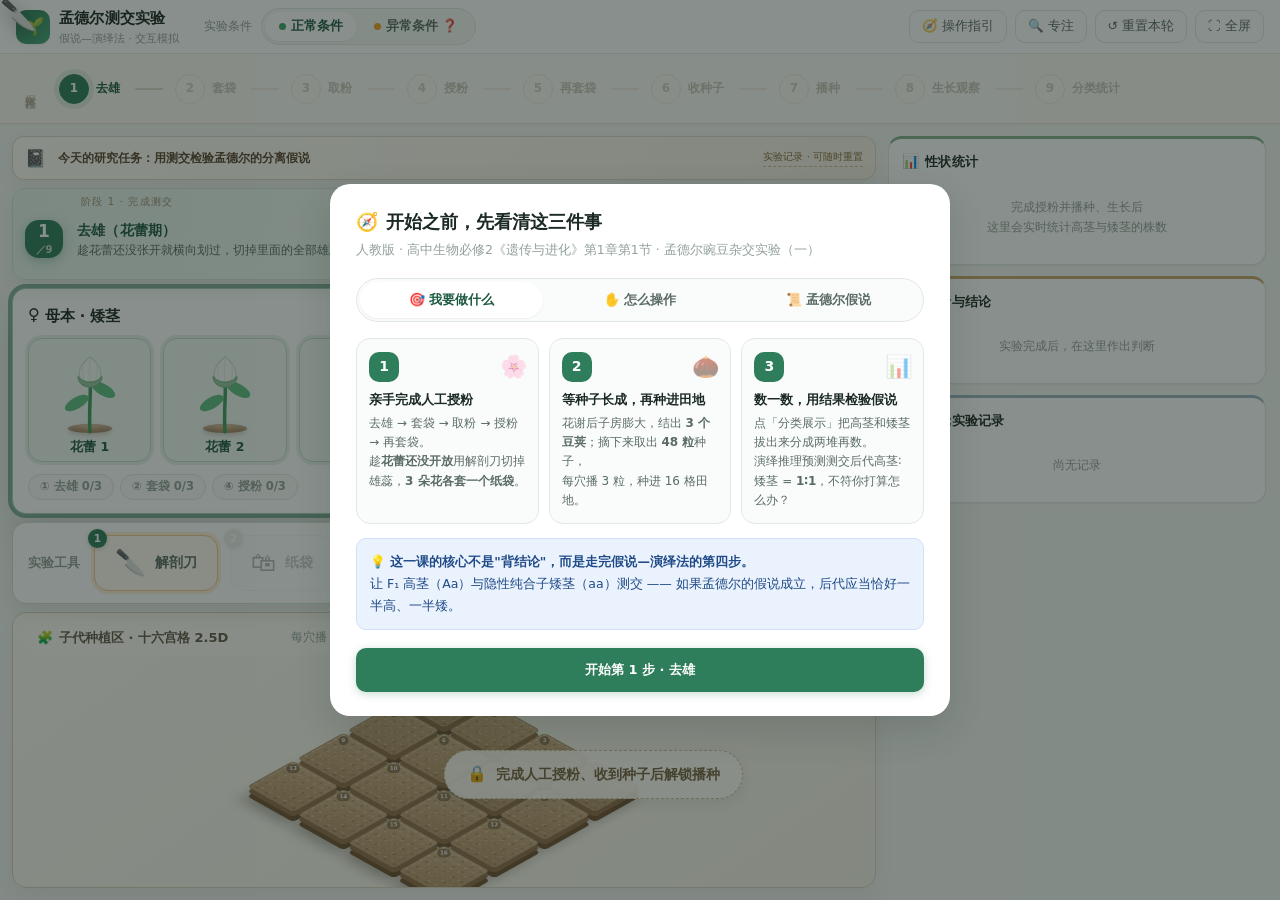
<file: index.html>
<!DOCTYPE html>
<html lang="zh-CN">
<head>
<meta charset="UTF-8"/>
<meta name="viewport" content="width=device-width,initial-scale=1,viewport-fit=cover,user-scalable=no"/>
<meta name="apple-mobile-web-app-capable" content="yes"/>
<title>孟德尔测交实验 · 假说—演绎法交互模拟</title>
<style>
/* ============================================================
   设计 token
   ============================================================ */
:root{
  --brand:#2E7D5B; --brand-d:#1F5A41; --brand-l:#E6F4EC; --brand-l2:#F2F9F5;
  --tall:#3FA46A; --tall-l:#E7F6EC;
  --dwarf:#D08A3E; --dwarf-l:#FBF1E3;
  --ok:#1E9E6A; --warn:#E5484D; --warn-l:#FDECEC;
  --accent:#F0A020; --accent-l:#FFF6E6;
  --info:#3B7DD8; --info-l:#EAF2FD;
  --bg:#F4F7F5; --surface:#FFFFFF; --surface-2:#FAFCFB;
  --border:#E1E8E4; --border-2:#EDF2EF;
  --t1:#1C2A24; --t2:#5A6B64; --t3:#93A19B;
  /* ---- 2.5D 田地 ---- */
  --soil:#B08F66; --soil-2:#CBAD84; --soil-3:#8E6C48; --soil-d:#6E5133;
  --iso-x:56deg; --iso-xn:-56deg;
  /* ---- 操作台（第 1–5 步放大态）---- */
  --ops-ring:rgba(46,125,91,.55);
  --r1:6px; --r2:10px; --r3:14px; --r4:20px; --rf:999px;
  --sh1:0 1px 2px rgba(16,32,24,.06);
  --sh2:0 4px 14px rgba(16,32,24,.08);
  --sh3:0 14px 36px rgba(16,32,24,.14);
  /* "HarmonyOS Sans SC" 是华为平板（擎云 C5e 等）的系统字体，排在 PingFang 之后：
     华为设备没有 PingFang → 落到自带字体（字形与字重最贴合系统）；
     macOS/iOS 有 PingFang → 维持原样，不受影响。 */
  --font:"PingFang SC","HarmonyOS Sans SC","Hiragino Sans GB","Microsoft YaHei","Noto Sans SC","Source Han Sans SC",system-ui,-apple-system,"Segoe UI",sans-serif;
  --mono:"SF Mono",ui-monospace,"JetBrains Mono",Menlo,Consolas,monospace;
}
*{box-sizing:border-box;-webkit-tap-highlight-color:transparent}
html,body{height:100%}
html{overscroll-behavior:none}
body{
  margin:0;font-family:var(--font);background:var(--bg);color:var(--t1);
  font-size:14px;line-height:1.55;overflow:hidden;
  -webkit-font-smoothing:antialiased;
  /* ★★ 触屏 / 平板加固（目标机：华为擎云 C5e，2000×1200，Android+HarmonyOS）★★

     ① display:flex 列 + main{flex:1 1 auto}
        取代过去写死的「100% 减去 128px」：那个 128 把
        「顶栏 56 + 步骤条 72」焊进公式，任何一档压缩改了顶栏/步骤条高度却忘了
        同步 calc，就会整体错位或多出一条幽灵空白。改成 flex 后 main 自动吃掉
        剩余高度，压缩档只改组件自身高度即可。

     ② touch-action:manipulation
        允许滚动与捏合，但**禁掉双击缩放** —— 演示时一旦双击放大，
        整个固定屏布局就废了（正文会跑到视口外面，且 user-scalable=no 已禁捏合，
        只剩双击这一条误触路径）。

     ③ user-select:none + -webkit-touch-callout:none
        触屏长按会弹出系统「选择/复制」菜单，**并把 pointer 流打断**
        （后续 pointermove 不再派发），表现为拖到一半工具掉了。
        本页没有需要选中的文本，全局禁掉最稳。

     ④ overscroll-behavior:none
        禁掉下拉刷新 / 边缘回弹，避免误触刷新把课堂进度清空。 */
  display:flex;flex-direction:column;
  overscroll-behavior:none;
  touch-action:manipulation;
  user-select:none;-webkit-user-select:none;-webkit-touch-callout:none;
}
/* 指令卡、结论卡允许选中，方便老师课上标重点（其余一律不可选） */
.side .card,.cue-s{user-select:text;-webkit-user-select:text}
button{font-family:inherit;font-size:inherit;color:inherit;border:0;background:none;cursor:pointer}
.ico{font-style:normal}

/* ============================================================
   顶栏
   ============================================================ */
.topbar{
  height:56px;display:flex;align-items:center;gap:16px;padding:0 16px;
  background:var(--surface);border-bottom:1px solid var(--border);position:relative;z-index:30;
}
.brand{display:flex;align-items:center;gap:9px;flex:0 0 auto}
.brand .logo{
  width:34px;height:34px;border-radius:var(--r2);background:linear-gradient(145deg,var(--brand),#48A87A);
  display:grid;place-items:center;font-size:17px;box-shadow:var(--sh1);
}
.brand h1{margin:0;font-size:15px;font-weight:700;letter-spacing:.2px;white-space:nowrap}
.brand p{margin:0;font-size:11px;color:var(--t3);white-space:nowrap}

.cond{display:flex;align-items:center;gap:9px;margin-left:8px;flex:1 1 auto;min-width:0}
.cond-label{font-size:12px;color:var(--t3);white-space:nowrap;flex:0 0 auto}
.seg{display:flex;background:var(--brand-l2);border:1px solid var(--border);border-radius:var(--rf);padding:3px;gap:3px;flex:0 1 auto;min-width:0}
.seg button{
  padding:6px 14px;border-radius:var(--rf);font-size:12.5px;font-weight:600;color:var(--t2);
  white-space:nowrap;transition:.18s;display:flex;align-items:center;gap:5px;
}
.seg button .dot{width:7px;height:7px;border-radius:50%;background:var(--t3);flex:0 0 auto}
.seg button[data-cond="normal"] .dot{background:var(--tall)}
.seg button[data-cond="mystery"] .dot{background:var(--accent)}
.seg button.on{background:var(--surface);color:var(--t1);box-shadow:var(--sh1)}
.seg button.on[data-cond="normal"]{color:var(--brand-d)}
.seg button.on[data-cond="mystery"]{color:#8A5A00}

.top-actions{display:flex;gap:8px;flex:0 0 auto}
.ghost{
  padding:7px 12px;border-radius:var(--r2);font-size:12.5px;color:var(--t2);
  border:1px solid var(--border);background:var(--surface);transition:.16s;white-space:nowrap;
}
.ghost:hover{background:var(--brand-l2);border-color:#CFE0D7;color:var(--brand-d)}
.ghost.on{background:var(--brand-l);border-color:#BEDCCB;color:var(--brand-d);font-weight:600}

/* ============================================================
   步骤条
   ============================================================ */
.steps{
  height:62px;display:flex;align-items:center;gap:0;padding:0 16px;background:var(--surface);
  border-bottom:1px solid var(--border);position:relative;z-index:20;overflow-x:auto;overflow-y:hidden;
}
.steps::-webkit-scrollbar{height:0}
.stp{
  display:flex;align-items:center;gap:8px;flex:0 0 auto;padding:0 4px;opacity:.42;transition:.25s;
}
.stp .num{
  width:26px;height:26px;border-radius:50%;border:1.5px solid var(--border);
  display:grid;place-items:center;font-size:12px;font-weight:700;color:var(--t3);
  background:var(--surface);transition:.25s;flex:0 0 auto;
}
.stp .tx{font-size:12.5px;font-weight:600;color:var(--t2);white-space:nowrap}
.stp.done{opacity:1}
.stp.done .num{background:var(--ok);border-color:var(--ok);color:#fff}
.stp.done .num::before{content:"✓";font-size:13px}
.stp.done .num span{display:none}
.stp.cur{opacity:1}
.stp.cur .num{background:var(--brand);border-color:var(--brand);color:#fff;box-shadow:0 0 0 4px rgba(46,125,91,.15)}
.stp.cur .tx{color:var(--brand-d)}
.stp .line{width:20px;height:2px;background:var(--border-2);border-radius:2px;margin:0 8px;flex:0 0 auto}

/* ============================================================
   v2 探究手帐层：阶段导航、研究任务卡、纸张与标本语言
   ============================================================ */
.steps{height:72px;padding:0 22px;background:#fbfaf6;border-bottom:1px solid #e6e1d5;box-shadow:0 2px 0 rgba(120,96,56,.04)}
.steps::before{content:'探究路径';font-size:11px;letter-spacing:.12em;color:#9d927e;margin-right:18px;writing-mode:vertical-rl;opacity:.8}
.stp{gap:7px;padding:0 2px;position:relative}
.stp .num{width:30px;height:30px;border-color:#d9d1c1;background:#fffdf8;color:#9e947f}
.stp .tx{font-size:12px;color:#817966}
.stp.cur .num{background:var(--brand);border-color:var(--brand);box-shadow:0 0 0 5px rgba(46,125,91,.12)}
.stp.cur .tx{color:var(--brand-d);font-weight:800}
.stp.done .num{background:#5d9b73;border-color:#5d9b73}
.stp .line{background:#ded7c9;width:28px}
.mission-strip{display:flex;align-items:center;gap:12px;padding:11px 14px;border:1px solid #ded6c6;border-radius:16px;background:linear-gradient(110deg,#fffdf8,#f5f0e5);box-shadow:0 6px 18px rgba(90,70,40,.06);min-height:58px}
.mission-mark{font-size:22px;line-height:1}
.mission-copy{min-width:0;flex:1}.mission-copy b{display:block;color:#5a4630;font-size:13px}.mission-copy span{display:block;color:#887b67;font-size:11.5px;margin-top:2px}
.mission-link{font-size:11px;color:#8a6b39;white-space:nowrap;border-bottom:1px dashed #cdbb99;padding-bottom:2px}
/* ⚠️ 这里原有 .hypothesis-strip / .hypo-label / .hypo-flow / .hypo-node / .prediction-choice
   ——「先写下你的预测」面板的整套样式，已随该面板一并移除（连同 .stage 的第 3 行网格）。
   对应地，phaseForStep() 的阶段编号也从 2/3/4 前移为 1/2/3。 */
.phase-kicker{font-size:10px;letter-spacing:.12em;text-transform:uppercase;color:#9b8d77;margin-bottom:3px}
.cue{border-color:#cddfcf;background:linear-gradient(105deg,#eef7ef,#fbfaf4);box-shadow:0 8px 22px rgba(60,90,60,.08)}
.cue-t{color:#345f43}.cue-num{background:#427e59}.cue-ges{border-color:#cbdcca;background:#fffdf8}
.field-hd{background:rgba(255,253,248,.75);border-radius:12px;padding:7px 10px;margin:-2px 2px 0}
.field-hd h2{color:#645a49}.field-hd .sub{color:#9a8e7b}.legend{font-size:10px;color:#9d927e}
.pcard{background:linear-gradient(180deg,#fffefa,#f8f7f1);border-color:#d9d4c8;box-shadow:0 8px 20px rgba(79,67,46,.07)}
.pcard.hot{border-color:#83ae91;box-shadow:0 0 0 4px rgba(86,143,101,.18),0 16px 36px rgba(67,94,70,.14)}
.bloom{background:linear-gradient(180deg,#fbfdf8,#eef5eb);border-color:#d4dfd4}
.bloom.cando{border-color:#93bb9c;background:#edf7ed;box-shadow:0 0 0 4px rgba(68,130,79,.10)}
.tools{background:#fffdf8;border-color:#ded7c9;box-shadow:0 8px 22px rgba(73,58,36,.08)}
.tool{background:#fffefa;border-color:#e0d9ca}.tool.on,.tool.droppable{border-color:#7faf88;background:#eef8ef;box-shadow:0 0 0 3px rgba(77,140,89,.12)}
.side{display:flex;flex-direction:column;gap:10px}.card{background:#fffdf9;border-color:#ded7c9;box-shadow:0 7px 20px rgba(75,60,38,.06)}.card h3{color:#5e5342}.empty-note{color:#9b907d}
.card:first-child{border-top:3px solid #83ad8b}.card:nth-child(2){border-top:3px solid #c8a76c}.card:nth-child(3){border-top:3px solid #9bb4c1}
.modal-box{background:#fffdf8;border-color:#e0d8c9;box-shadow:0 24px 64px rgba(58,47,31,.24)}
.modal-note,.keybox{background:#f3f6ee;border-color:#d6e3d4;color:#58705b}
.gbtn{border-radius:11px}.gbtn.soft{background:#f0f6ef;border-color:#cfe1d1;color:#416d4a}.gbtn.amber{background:#fbf0d8;border-color:#e6c98e;color:#8c6123}
.sortwrap{background:#fbfaf4;border-color:#dfd7c8}
.sortfoot{background:#f2f7ef!important;border-color:#d3e1d0!important;color:#4e704f!important}
/* ⚠️ .sample-check / .sample-actions 是「先观察两株代表植株」判断组件的样式，已随组件移除。 */
@media (max-width:900px){.steps::before{display:none}.steps{padding:0 10px}.mission-link{display:none}}
@media (max-width:720px){.mission-strip{min-height:52px}.side{order:3}}

/* v2 layout overrides */
main{flex:1 1 auto;min-height:0;height:auto}
.stage{grid-template-rows:auto auto auto minmax(0,1fr) auto;gap:9px}
body.ops .stage{grid-template-rows:auto auto auto minmax(150px,1fr) auto}
.cue{position:relative;padding-top:20px}.cue .phase-kicker{position:absolute;left:82px;top:6px}.cue .cue-num{margin-top:2px}.cue .cue-body{padding-top:3px}
@media (max-width:980px){main{flex:1 1 auto;min-height:0;height:auto}}
@media (max-width:720px){
  main,.stage,.mission-strip,.cue,.parents,.pcard,.fieldwrap,.tools{min-width:0;width:100%;max-width:100%}
  .cue .phase-kicker{left:72px}
}

/* v2.1 修正：操作台高度要克制，把空间让给田地；田地在操作阶段也必须可见。 */
#spotveil{display:none!important}
.mission-strip{min-height:44px;height:44px;padding:6px 12px;border-radius:12px}
.mission-mark{font-size:17px}.mission-copy b{font-size:12px}.mission-copy span{display:none}.mission-link{font-size:10px}
.stage{grid-template-rows:44px 92px minmax(190px,auto) minmax(190px,1fr) auto;gap:8px}
body.ops .stage{grid-template-rows:44px 92px minmax(190px,auto) minmax(190px,1fr) auto}
body.ops .bloom{--sh:88px;--bh:40px;padding:14px 4px 5px}
.fieldwrap{background:linear-gradient(145deg,#fcfbf5,#f3f0e6);border-color:#d8d0be;box-shadow:0 10px 24px rgba(79,61,34,.07)}
.fieldstage{min-height:190px}
.pcard{padding:8px 10px}.pcard-hd{margin-bottom:4px}.pbody{min-height:0}
.cue{padding:16px 12px 8px;box-shadow:0 7px 18px rgba(51,90,58,.10)}.cue .phase-kicker{left:68px;top:5px}.cue-num{width:38px;height:38px;font-size:17px}.cue-t{font-size:14px}.cue-s{font-size:11.5px}
@media (max-width:720px){
  .mission-strip{height:42px;min-height:42px}.stage,body.ops .stage{grid-template-rows:42px auto minmax(190px,auto) minmax(170px,1fr) auto}
  .fieldstage{min-height:170px}.cue{padding-top:18px}
}

/* ============================================================
   主区
   ============================================================ */
main{
  /* 右栏 340 → 380px：三张卡片（性状统计 / 分析与结论 / 本轮实验记录）在 340px 下
     统计表的"株数"列和结论区的长句都偏挤，wrap 出来的断行很碎。加宽 40px 后
     正文几乎不再折行，和田地之间也不至于失衡。1180px 以下的一档同步加到 320px。 */
  flex:1 1 auto;min-height:0;height:auto;display:grid;grid-template-columns:1fr 380px;gap:12px;padding:12px;
}
body.zen main{grid-template-columns:1fr}
body.zen .side{display:none}

/* ------- 舞台 ------- */
/* 注意：第 3 行必须用 1fr（写成 0.58fr 这类带系数的 fr，浏览器分配的剩余空间会不足），
   align-content:start 防止 auto 行被拉伸、抢走田地的高度 */
.stage{
  display:grid;grid-template-rows:auto auto minmax(0,1fr) auto;gap:10px;
  align-content:start;min-width:0;min-height:0;
  transition:grid-template-rows .38s cubic-bezier(.4,.02,.2,1);
}
/* 第 1–5 步：操作台模式 —— 亲本区自然撑高，田地退为待解锁的观察区 */
body.ops .stage{grid-template-rows:auto auto minmax(150px,1fr) auto}

/* ------- 操作指令卡（原来的小提示条升级为强引导）------- */
.cue{
  flex:0 0 auto;display:flex;align-items:center;gap:14px;padding:11px 16px;border-radius:var(--r3);
  background:linear-gradient(100deg,var(--brand-l),var(--brand-l2));
  border:1px solid #CFE4D8;box-shadow:var(--sh1);position:relative;overflow:hidden;
  transition:.25s;z-index:24;
}
.cue::before{
  content:"";position:absolute;inset:0;pointer-events:none;
  background:linear-gradient(100deg,transparent 38%,rgba(255,255,255,.62) 50%,transparent 62%);
  animation:cueShine 3.4s ease-in-out infinite;
}
@keyframes cueShine{0%{transform:translateX(-110%)}55%,100%{transform:translateX(110%)}}
.cue-num{
  width:46px;height:46px;border-radius:14px;flex:0 0 auto;display:grid;place-items:center;
  background:var(--brand);color:#fff;font-size:20px;font-weight:800;line-height:1;
  box-shadow:0 3px 11px rgba(46,125,91,.34);position:relative;z-index:1;
}
.cue-num i{font-style:normal;font-size:10px;opacity:.72;font-weight:700}
.cue-body{flex:1 1 auto;min-width:0;position:relative;z-index:1}
.cue-t{font-size:15.5px;font-weight:800;color:var(--brand-d);letter-spacing:.2px}
.cue-s{font-size:12.5px;color:var(--t2);line-height:1.5;margin-top:1px}
.cue-ges{
  flex:0 0 auto;display:flex;align-items:center;gap:10px;padding:8px 14px;border-radius:var(--rf);
  background:var(--surface);border:1.5px solid #BFDCCB;box-shadow:var(--sh1);position:relative;z-index:1;
}
.cue-ges .gi{font-size:20px;line-height:1}
.cue-ges .gt{font-size:12.5px;font-weight:800;color:var(--brand-d);white-space:nowrap}
.cue-ges .garr{position:relative;width:36px;height:14px;flex:0 0 auto}
.cue-ges .garr::before{content:"";position:absolute;top:6px;left:0;right:0;height:2px;background:#9FCBB4;border-radius:2px}
.cue-ges .garr::after{
  content:"";position:absolute;top:7px;left:0;width:10px;height:10px;margin-top:-5px;border-radius:50%;
  background:var(--brand);box-shadow:0 0 0 3px rgba(46,125,91,.16);animation:garrX 1.6s ease-in-out infinite;
}
@keyframes garrX{0%,100%{left:0}50%{left:26px}}
.cue-ges.vert{flex-direction:row}
.cue-ges.vert .garr{width:14px;height:32px}
.cue-ges.vert .garr::before{top:0;bottom:0;left:6px;right:auto;width:2px;height:auto}
.cue-ges.vert .garr::after{top:0;left:7px;margin-top:0;margin-left:-5px;animation:garrY 1.6s ease-in-out infinite}
@keyframes garrY{0%,100%{top:0}50%{top:22px}}
.cue-ges.tap .garr{width:20px}
.cue-ges.tap .garr::before{display:none}
.cue-ges.tap .garr::after{left:5px;top:7px;animation:tapPulse 1.4s ease-in-out infinite}
@keyframes tapPulse{0%,100%{transform:scale(1);opacity:1}50%{transform:scale(1.9);opacity:.25}}
.cue.warn{background:linear-gradient(100deg,var(--warn-l),#FFF6F6);border-color:#F6C9CA}
.cue.warn .cue-num{background:var(--warn);box-shadow:0 3px 11px rgba(229,72,77,.34)}
.cue.warn .cue-t{color:#A81E22}
.cue.done .cue-num{background:var(--ok)}

/* ------- 亲本区 / 操作台 ------- */
.parents{display:grid;grid-template-columns:1fr 1fr;gap:12px;min-height:0}
.pcard{
  position:relative;background:var(--surface);border:1px solid var(--border);border-radius:var(--r3);
  padding:10px 12px;box-shadow:var(--sh1);transition:.28s cubic-bezier(.3,.02,.2,1);
  display:flex;flex-direction:column;min-height:0;
}
.pcard.hit{border-color:var(--brand);box-shadow:0 0 0 3px rgba(46,125,91,.14),var(--sh2)}
.pcard.hot{border-color:#A8D2BC;box-shadow:0 0 0 4px var(--ops-ring),0 18px 44px rgba(16,32,24,.16)}
.pcard-hd{display:flex;align-items:center;justify-content:space-between;gap:8px;margin-bottom:6px}
.sex{font-size:13px;font-weight:700;display:flex;align-items:center;gap:5px;transition:.25s}
.sex .s-ico{font-size:14px}
.geno{font-family:var(--mono);font-size:11.5px;padding:2px 8px;border-radius:var(--rf);background:var(--brand-l2);color:var(--brand-d);font-weight:700;border:1px solid #DCEBE3;white-space:nowrap}
.pcard[data-side="father"] .geno{background:var(--accent-l);color:#8A5A00;border-color:#F3DFC0}

.pbody{display:flex;align-items:stretch;gap:14px;min-height:96px;position:relative;flex:1 1 auto;min-width:0}
/* ⚠️ 这里曾另放一株"整株豌豆图"（.pplant）在花枝左边。
   已移除：每根花枝自带土壤基座 + 花茎 + 叶 + 花，本身就是一株植物，
   3 根并排就是一丛开花的豌豆；再叠一株缩略图只是重复的视觉噪音，
   还白白吃掉 78px 横向空间（操作区本该更大）。 */
.blooms{
  display:grid;grid-template-columns:repeat(3,1fr);gap:8px;flex:1 1 auto;
  align-content:end;min-width:0;padding-bottom:2px;
}

/* ── 花朵操作位：一朵花 = 一根花枝（土壤 → 花茎 → 顶端的花）──
   为什么不做成"悬浮的花图标"：去雄、套袋、授粉的对象都是**长在植株上的花**。
   把花画成脱离茎秆的图标，学生很难建立"我在处理植株上的这一朵花"的空间感，
   套袋也就变成了"拖个东西到卡片上"而不是"把花罩起来"。
   现在每个格子就是一根从土里长出来的花枝，操作时手直接作用在花头上。
   --sh 花枝高度 / --bh 花头高度：两档（常规态、body.ops 放大态）统一驱动。 */
.bloom{
  --sh:74px; --bh:34px;
  position:relative;display:flex;flex-direction:column;align-items:center;
  /* padding-top 必须 ≥ 袋子高出花头的那一截（≈0.38×--bh），否则袋口会被卡片边框切掉 */
  padding:12px 4px 5px;border-radius:var(--r3);border:1.5px dashed var(--border);
  background:linear-gradient(180deg,#F7FCF9 0%,#EEF6F1 60%,#E4EFE8 100%);
  transition:.24s cubic-bezier(.3,.02,.2,1);cursor:pointer;
  touch-action:none;user-select:none;-webkit-user-select:none;min-width:0;
}
.sprig{position:relative;width:100%;height:var(--sh);flex:0 0 auto;transition:height .28s cubic-bezier(.3,.02,.2,1)}
/* 土壤基座：花枝"长出来"的地方 */
.soilbase{
  position:absolute;left:50%;bottom:1px;transform:translateX(-50%);
  width:44px;height:9px;border-radius:50%;
  background:radial-gradient(ellipse at 50% 32%,#CBAD84,#9E8160 72%,#836A4C);
  box-shadow:inset 0 2px 4px rgba(255,255,255,.34),0 2px 5px rgba(80,55,22,.24);
}
/* 花茎（含叶）：用 aspect-ratio 锁死 52:74，任何高度下都与 viewBox 1:1 映射，
   绝不被横向拉伸（拉伸会让叶片变形成"刀片"）。 */
.sprig .stem{
  position:absolute;left:50%;bottom:0;transform:translateX(-50%);
  height:var(--sh);aspect-ratio:52/74;display:block;overflow:visible;pointer-events:none;
}
.sprig .stem svg{width:100%;height:100%;display:block;overflow:visible}
/* 花头：圆心精确落在花茎顶端（茎顶在 viewBox 的 y=16/74，故 top ≈ 0.02×--sh） */
.bhead{
  position:absolute;left:50%;top:1px;transform:translateX(-50%);
  width:calc(var(--bh) * 1.25);height:var(--bh);
  transition:transform .24s cubic-bezier(.3,.02,.2,1);
}
.bhead svg{width:100%;height:100%;display:block;overflow:visible}

/* ── 纸袋：真正"罩住这朵花" ──
   尺寸盖过整个花头、下沿包到花梗，半透明米黄纸 + 顶部扎口 + 褶线；
   套上后花头被完全遮住，取下时袋子上浮淡出。 */
.cover{
  position:absolute;left:50%;bottom:-7px;transform:translateX(-50%);
  width:calc(var(--bh) * 1.34);height:calc(var(--bh) * 1.54);
  border-radius:11px 11px 44% 44%;
  background:linear-gradient(168deg,#FBF0D9 0%,#F2E0BB 46%,#E4CE9C 100%);
  border:1.5px solid #C9A87A;
  box-shadow:inset 0 -7px 11px rgba(140,105,55,.20),inset 0 4px 8px rgba(255,255,255,.5),0 5px 12px rgba(90,64,28,.26);
  z-index:4;pointer-events:none;
  animation:bagDrop .34s cubic-bezier(.2,.9,.3,1.3) both;
}
/* 袋口的捆扎带：贴在袋身上沿（不做成凸出的绳子，否则会顶出花枝卡片的边框） */
.cover::before{
  content:'';position:absolute;left:12%;right:12%;top:3px;height:7px;border-radius:4px;
  background:linear-gradient(180deg,#E0C48C,#C9A87A);border:1px solid #B8935C;
}
/* 纸面褶线 */
.cover::after{
  content:'';position:absolute;left:16%;right:16%;top:30%;bottom:14%;
  border-radius:6px 6px 40% 40%;border:1px dashed rgba(150,112,60,.42);
}
@keyframes bagDrop{from{transform:translate(-50%,-16px) scale(.72);opacity:0}to{transform:translate(-50%,0) scale(1);opacity:1}}
/* 揭袋（第 4 步）：袋子可被上滑提走 */
.cover.liftable{pointer-events:auto;cursor:grab;box-shadow:inset 0 -7px 11px rgba(140,105,55,.2),0 0 0 4px rgba(240,160,32,.24),0 5px 12px rgba(90,64,28,.26)}
.cover.doff{animation:bagOff .3s cubic-bezier(.4,0,.7,1) forwards}
@keyframes bagOff{to{transform:translate(-50%,-26px) scale(.8);opacity:0}}

.bloom .b-tx{font-size:11px;font-weight:700;color:var(--t3);white-space:nowrap;transition:.24s;margin-top:3px}
.bloom.cando{border-style:solid;border-color:#BEDCCB;background:var(--brand-l2);box-shadow:0 0 0 3px rgba(46,125,91,.10)}
.bloom.cando .b-tx{color:var(--brand-d)}
.bloom.hit{border-style:solid;border-color:var(--brand);background:var(--brand-l);box-shadow:0 8px 22px rgba(46,125,91,.22)}
.bloom.done{border-style:solid;border-color:#CFE4D8;background:var(--brand-l)}
.bloom.done .b-tx{color:var(--brand-d)}
.bloom.pulse{animation:bloomPulse 1.6s ease-in-out infinite}
@keyframes bloomPulse{0%,100%{box-shadow:0 0 0 0 rgba(240,160,32,.55)}50%{box-shadow:0 0 0 10px rgba(240,160,32,0)}}
/* 横向切割进度条：贴着花头的高度横穿过去，刀刃跟着进度走。
   顶部偏移 = padding-top(6) + 花头顶部(1) + 花头高的一半 - 线宽一半，
   用 --bh 参与计算，所以放大态下也始终对准花心。 */
.stroke{
  position:absolute;left:11px;right:11px;height:4px;border-radius:3px;
  top:calc(11px + var(--bh) / 2);
  background:rgba(46,125,91,.14);pointer-events:none;opacity:0;transition:opacity .15s;
}
.bloom.stroking .stroke{opacity:1}
.stroke i{position:relative;display:block;height:100%;width:0;border-radius:3px;background:linear-gradient(90deg,#6FCF9E,var(--brand));transition:width .05s linear}
/* 刀锋：去雄（切花蕊）与授粉（涂抹）都用它，比手指更贴近真实动作 */
.stroke i::after{content:"🔪";position:absolute;right:-11px;top:50%;transform:translateY(-50%);font-size:16px;line-height:1;filter:drop-shadow(0 2px 3px rgba(0,0,0,.28))}

/* 花朵被剪除的雄蕊 / 授粉后的花粉：用 SVG 局部动画表现 */
.bloom .anthers{transform-box:fill-box;transform-origin:50% 10%;transition:.2s}
.bloom.cut .anthers{animation:antherFall .62s cubic-bezier(.4,0,.6,1) forwards}
@keyframes antherFall{to{transform:translateY(30px) rotate(42deg);opacity:0}}
/* 花蕾被切开的一瞬：花冠转半透明，把藏在里面的雄蕊透出来。
   花冠若始终不透明，"切掉的到底是什么"就完全看不见 —— 而花蕾期去雄的全部意义，
   恰恰在于"趁雄蕊还包在花苞里、花粉还没散开就把它去掉"。
   ⚠️ 透明度要压到 .24 才看得出（一度只给到 .34，实拍下来和原样几乎没区别）。
   收尾必须回到 1：动画 620ms 结束时若停在半透明，紧接着 780ms 的整块重绘
   （justCut 复位 → 换成"无雄蕊 + 切口痕"的常态花蕾）会造成一次可见的跳变。 */
.bloom .budcap{transition:opacity .2s}
.bloom.cut .budcap{animation:budCapClear .62s ease forwards}
@keyframes budCapClear{0%,22%{opacity:1}66%{opacity:.24}100%{opacity:1}}
.bloom .pollenmark{opacity:0;transform-box:fill-box;transform-origin:center;transition:.25s}
.bloom.pollenOn .pollenmark{opacity:1}
.bloom.smeared .pollenmark{animation:pollenPop .45s cubic-bezier(.2,.9,.3,1.5) both}
@keyframes pollenPop{from{transform:scale(.2)}to{transform:scale(1)}}

/* ── 豆荚（第 6 步 · 收种子）──
   授粉之后，花冠凋谢、子房膨大，在同一根花梗上结出豆荚 ——
   所以豆荚就出现在花原来的位置（.bhead），只是换了个形态。拖到种子盆即可取种。 */
.bhead.podmode{width:calc(var(--bh) * 0.74);height:calc(var(--bh) * 1.86);cursor:grab;z-index:3}
.bhead.podmode .cover{display:none}
/* 可拖拽提示：不叠 emoji（豆荚上再挂一个图标只会让人以为那里还结了别的东西），
   改成整颗豆荚轻微"呼吸"+ 绿色光晕 —— 静止时也看得出它是能拿起来的。 */
.bhead.podmode.cando{
  animation:podBreath 1.7s ease-in-out infinite;
  filter:drop-shadow(0 0 5px rgba(46,125,91,.45));
}
@keyframes podBreath{
  0%,100%{transform:translateX(-50%) scale(1)}
  50%{transform:translateX(-50%) scale(1.055)}
}
.bhead.podmode.hit{filter:drop-shadow(0 0 9px rgba(46,125,91,.6))}
.bhead.podmode.hit{animation:none}
.bhead.taken{animation:podTake .42s cubic-bezier(.4,0,.7,1) forwards}
@keyframes podTake{to{transform:translate(-50%,-30px) scale(.5);opacity:0}}
/* 花谢：花瓣飘落 → 子房膨大。用一层覆盖花瓣的"凋谢"效果表现 */
.bloom.withering .bhead > svg{animation:petalFall .9s cubic-bezier(.4,0,.6,1) forwards}
@keyframes petalFall{
  0%{transform:none;opacity:1}
  55%{transform:translateY(5px) scale(.86) rotate(6deg);opacity:.65}
  100%{transform:translateY(16px) scale(.34) rotate(14deg);opacity:0}
}
/* 揭袋即绽放：花蕾在纸袋取下的一瞬间张开（延时摄影式的开花）。
   transform-origin 压在花萼附近，看起来像"从花托里撑开"，而不是整朵原地放大。
   ⚠️ 只对**刚揭袋的那一朵**生效（.opening 由 justOpen 临时加、660ms 后撤），
   否则任何一次 renderParents() 都会让整片花重播一遍开瓣动画。 */
.bloom.opening .bhead > svg{transform-origin:50% 80%;animation:petalOpen .6s cubic-bezier(.2,.9,.3,1.25) both}
@keyframes petalOpen{
  0%{transform:scale(.62,.72);opacity:.45}
  58%{transform:scale(1.08,1.05);opacity:1}
  100%{transform:none}
}
/* 种子盆被投入豆荚时蹦一下 */
.tool[data-tool="seed"].shake{animation:toolShake .42s cubic-bezier(.3,.02,.2,1)}
@keyframes toolShake{0%,100%{transform:none}25%{transform:translateY(-5px) rotate(-3deg)}60%{transform:translateY(2px) rotate(2deg)}}

.pflags{display:flex;gap:6px;margin-top:8px;flex-wrap:wrap}
.pflag{
  font-size:11px;padding:2px 9px;border-radius:var(--rf);background:var(--surface-2);
  border:1px solid var(--border);color:var(--t3);font-weight:600;transition:.2s;
}
.pflag.on{background:var(--ok);border-color:var(--ok);color:#fff}

/* ===== 操作台放大态：第 1–5 步把注意力锁到花朵与工具上 ===== */
body.ops .pcard{padding:13px 15px}
body.ops .pcard-hd{margin-bottom:8px}
body.ops .sex{font-size:14.5px}
body.ops .sex .s-ico{font-size:16px}
body.ops .geno{font-size:12.5px;padding:3px 10px}
body.ops .pbody{gap:16px}
body.ops .blooms{gap:12px}
/* 花枝整体放大：--sh / --bh 一提，花茎、花头、纸袋、刀刃进度条全部按比例跟着变 */
body.ops .bloom{--sh:112px;--bh:52px;padding:21px 6px 7px;border-radius:var(--r3)}
body.ops .bloom .b-tx{font-size:12.5px}
body.ops .bloom .stroke{left:14px;right:14px;height:5px;top:calc(19px + var(--bh) / 2)}
body.ops .pflags{margin-top:10px}
body.ops .pflag{font-size:11.5px;padding:3px 11px}

/* ------- 田地：4×4 十六宫格 · 2.5D 等距 ------- */
.fieldwrap{
  flex:1 1 auto;min-height:0;display:flex;flex-direction:column;
  background:linear-gradient(180deg,#FCFEFD,#EFF5F1);
  border:1px solid var(--border);border-radius:var(--r3);
  padding:10px 12px 12px;box-shadow:var(--sh1);position:relative;overflow:hidden;
  transition:opacity .4s cubic-bezier(.4,.02,.2,1);
}
.field-hd{display:flex;align-items:center;justify-content:space-between;gap:12px;margin-bottom:4px;flex:0 0 auto;position:relative;z-index:3}
.field-hd h2{margin:0;font-size:13px;font-weight:700;display:flex;align-items:center;gap:6px}
.field-hd .sub{font-size:11.5px;color:var(--t3)}
.legend{display:flex;gap:12px;align-items:center;flex-wrap:wrap}
.lg{display:flex;align-items:center;gap:5px;font-size:11.5px;color:var(--t2);font-weight:600}
.lg i{width:11px;height:11px;border-radius:3px;display:block}

/* 等距投影舞台（无透视 = 纯轴测，天然等距，且可安全做整体缩放） */
.fieldstage{flex:1 1 auto;min-height:0;position:relative;overflow:hidden}
/* 绝对定位 + translate(-50%,-50%) 居中：内容比容器大时也不会被挤到容器外裁掉 */
.fieldzoom{
  position:absolute;left:50%;top:50%;width:max-content;
  /* 上内边距 > 下内边距：投影后内容整体偏上（顶端植株要抬头 66-44≈22px），
     盒子中心才与内容中心重合。该值同时被 fitField 读取参与缩放计算。 */
  padding:46px 34px 20px;
  transform:translate(-50%,-50%) scale(var(--fs,1));
  will-change:transform;
}
.field{
  --tile:112px;--gap:10px;
  display:grid;
  grid-template-columns:repeat(4,var(--tile));
  grid-template-rows:repeat(4,var(--tile));
  gap:var(--gap);
  transform:rotateX(var(--iso-x)) rotateZ(45deg);
  transform-style:preserve-3d;
}
.cell{position:relative;transform-style:preserve-3d;cursor:pointer}
.soil,.slab1,.slab2{position:absolute;inset:0;border-radius:9px;pointer-events:none}
.slab2{transform:translateZ(-20px);background:var(--soil-d);box-shadow:0 16px 30px rgba(28,18,8,.3)}
.slab1{transform:translateZ(-10px);background:var(--soil-3)}
.soil{
  background:
    radial-gradient(circle at 26% 32%,rgba(255,255,255,.22) 0 2.4px,transparent 2.4px),
    radial-gradient(circle at 70% 64%,rgba(0,0,0,.13) 0 3px,transparent 3px),
    radial-gradient(circle at 44% 82%,rgba(255,255,255,.14) 0 2px,transparent 2px),
    linear-gradient(150deg,var(--soil-2),var(--soil));
  background-size:18px 18px,22px 22px,14px 14px,100% 100%;
  box-shadow:inset 0 0 0 2px rgba(120,90,58,.45),inset 0 3px 12px rgba(255,255,255,.2);
  transition:.22s;
}
/* 空穴 */
.cell .hole{
  position:absolute;left:50%;top:50%;width:30px;height:30px;margin:-15px 0 0 -15px;border-radius:50%;
  background:radial-gradient(circle at 50% 38%,rgba(38,24,10,.52),rgba(38,24,10,.26));
  box-shadow:inset 0 3px 7px rgba(0,0,0,.4);opacity:0;transition:.25s;pointer-events:none;
}
body.sowing .cell.empty .hole{opacity:1}
body.sowing .cell.empty .hole{animation:holePulse 1.6s ease-in-out infinite}
@keyframes holePulse{0%,100%{transform:scale(1)}50%{transform:scale(1.16)}}
/* 落点 / 可放置反馈 */
.cell.droppable .soil{box-shadow:inset 0 0 0 3px rgba(46,125,91,.75),inset 0 3px 12px rgba(255,255,255,.2)}
.cell.hit .soil{box-shadow:inset 0 0 0 4px var(--brand),inset 0 3px 12px rgba(255,255,255,.24)}
/* ⚠️ 这里曾按"全高 / 全矮 / 混合"给每格地块套上不同颜色的光环，已移除。
   那等于用颜色替学生把结论念出来了：学生还没比较茎高，地块就已经剧透了这穴的表型，
   "观察茎高"这个核心观察任务直接失效。现在所有成株格子统一用中性描边，
   只表示"这穴已经长成"，高矮一律靠眼睛比。 */
.cell.mature .soil{box-shadow:inset 0 0 0 2.5px rgba(110,132,120,.5),inset 0 3px 12px rgba(255,255,255,.2)}

/* 植株立牌：反向旋转抵消，使 2.5D 场景里的植物始终直立面向观众。
   ── 为什么必须加 translateZ（这里踩过坑，写清楚）──
   ① 立牌是"屏幕平行面"，地块是倾斜面，两者在屏幕上相交；
   ② 立牌上任一点的屏幕深度恒等于它"落点"的深度（偏移算出恰为 0）
      → 与自家地块完全等深度，BSP 排序不确定，植株会被土壤盖住 → 整片田看不见苗；
   ③ 更隐蔽的是：即使做"零屏幕位移的法线前推"，也不够。立牌越低（屏幕 Y 越大），
      它背后那块地表越靠近镜头。地表深度差 = 1.483 × 屏幕下移量（该系数来自
      M_field 的逆变换：屏幕 (X,Y) 对应田地局部 (0.707X±1.266Y)，深度取 0.586·(Δx+Δy)）；
   ④ 所以前推量要盖过「立牌最低点背后的地表深度差」。本处最低点≈落点本身，
      落点的屏幕下移最多 ≈7px（PLANT_POS 的第三个落点）→ 需要 >10.5，取 26 留足余量；
      上限是相邻格的深度差 71.5（田地局部单位），26 远小于它，不会穿到前排地块之上。 */
.plw{position:absolute;width:0;height:0;transform:rotateZ(-45deg) rotateX(var(--iso-xn)) translateZ(26px)}
.pl{position:absolute;left:0;bottom:0;width:42px;margin-left:-21px;height:66px}
.pl svg{width:100%;height:100%;display:block;overflow:visible;transform-origin:bottom center}
.pl.grow svg{animation:sprout .5s cubic-bezier(.2,.8,.2,1) both}
@keyframes sprout{from{transform:scaleY(.1) scaleX(.72);opacity:.15}to{transform:scaleY(1) scaleX(1);opacity:1}}

/* ── 格位元素一律"画在地面平面内"，不做立牌 ──
   踩坑记录：立牌是"屏幕平行面"，和倾斜的地块面相交；它的屏幕深度恒等于落点深度，
   必须靠 translateZ 硬推。而地块越往下（屏幕 Y 越大）越靠近镜头（深度差 = 1.484×Y），
   所以推少了被自家土壤吃掉、推多了又浮到前排地块之上，非常脆弱
   （实测：推 60px 完全看不见，推到 900px 才露出来）。
   改法：把元素放进地块自己所在的平面 → 与土壤共面，且 DOM 在土壤之后 ⇒ 永远可见，
   任何前推都不需要。再用 rotateZ(-45deg) scaleY(1/cos56°) 抵消平面形变
   （该组合的"平面→屏幕"合成映射恰为恒等变换），屏幕上仍是正立、不压缩的文字。
   ⚠️ scaleY 的倒数与 --iso-x 绑定：cos(56°)≈0.559 → 1.788。改 --iso-x 必须同步改这里。
   （本文件曾用同一套技术做"高茎/矮茎"格位名牌，现已随颜色区分一并移除 ——
   现在每格只有一个中性编号。） */
.idxw{position:absolute;left:15%;top:15%}
.cell .idx{
  position:absolute;left:0;top:0;
  transform:translate(-50%,-50%) rotateZ(-45deg) scaleY(1.788);
  font-size:9.5px;font-weight:800;color:rgba(255,255,255,.92);
  background:rgba(58,38,18,.42);padding:0 5px;border-radius:var(--rf);white-space:nowrap;
}

/* ══════════ 分类展示区（把子代从田里"拔出来"分成两堆）══════════
   为什么要做这一步：本课的核心动作是"观察茎高、数比例"。
   如果由程序直接甩出 24∶24，学生跳过了"观察—计数"这个认知环节；
   而 48 株散落在 16 格里、还带 2.5D 投影，肉眼看不清也数不准。
   分类展示把 48 株按表型搬到同一平面上并排摆好，既保住了"亲手分类"的动作，
   又让计数变得可完成。 */
.sortwrap{
  position:absolute;inset:0;z-index:8;display:flex;flex-direction:column;gap:8px;
  padding:4px 2px 2px;
  opacity:0;pointer-events:none;transform:scale(.975);
  transition:opacity .34s,transform .34s cubic-bezier(.34,1.06,.5,1);
}
body.sorting .sortwrap{opacity:1;pointer-events:auto;transform:none}
body.sorting .fieldzoom{opacity:0;pointer-events:none}
.fieldzoom{transition:opacity .3s}
/* 拔苗：点击分类时，田地里的植株先整体向上弹起、缩小、淡出 */
.cell .pl.plucking{animation:pluckOut .46s cubic-bezier(.4,0,.6,1) both}
@keyframes pluckOut{
  0%{transform:translateY(0) scale(1);opacity:1}
  100%{transform:translateY(-34px) scale(.42);opacity:0}
}

.sortcols{display:grid;grid-template-columns:1fr 1fr;gap:9px;flex:1 1 auto;min-height:0}
.sortcol{
  display:flex;flex-direction:column;min-height:0;
  border-radius:var(--r3);border:1.5px solid var(--border);
  background:linear-gradient(180deg,#FCFEFD,#F0F7F3);padding:7px 9px 8px;
  animation:fadeUp .4s both;
}
.sortcol:first-child{animation-delay:.05s}
.sortcol:last-child{animation-delay:.12s}
.sortcol-hd{display:flex;align-items:center;justify-content:space-between;gap:8px;margin-bottom:5px;flex:0 0 auto}
.sortcol-hd .nm{font-size:12.5px;font-weight:800;display:flex;align-items:center;gap:6px;color:var(--t1)}
.sortcol-hd .n{font-size:11.5px;font-weight:700;color:var(--t3);line-height:1;letter-spacing:.3px}
.sortcol-hd .n small{font-size:10.5px;font-weight:700;color:var(--t3);margin-left:2px}
/* 8 列 × 3 行 = 24 株恰好摆满，高矮放在同一行尺度下直接可比。
   ⚠️ 列数与格高由 layoutSortGrid() 动态写入 --scols / --scell，原因见该函数注释：
   豌豆 SVG 的 viewBox 是 40×84（细高型），格子一旦接近正方，
   preserveAspectRatio="meet" 就会按高度贴合、宽度只用掉 47.6% —— 也就是
   "格子越扁、豌豆越小"。固定 8 列在 1920×720 这类超宽屏上只能吃到格宽的 25.9%。
   --scell 用固定 px（而不是 1fr）是为了让**两堆格子高度一致**：
   高茎 3 行、矮茎 2 行时若各自 1fr，格高会差一倍，矮茎就被"放大"了，
   违背"同一把尺子"的教学前提。 */
.sortgrid{
  display:grid;
  grid-template-columns:repeat(var(--scols,8),minmax(0,1fr));
  grid-auto-rows:var(--scell,1fr);
  gap:4px 2px;
  align-content:start;flex:1 1 auto;min-height:0;overflow:hidden;
}
.ps{position:relative;min-width:0;min-height:0;opacity:0}
.ps svg{width:100%;height:100%;display:block;overflow:visible}
.ps.in{animation:psIn .44s cubic-bezier(.2,.9,.3,1.28) both}
@keyframes psIn{from{opacity:0;transform:translateY(-26px) scale(.66)}to{opacity:1;transform:none}}
.sortcol.empty .sortgrid{display:none}
.sortcol .colnote{
  flex:1 1 auto;display:none;align-items:center;justify-content:center;text-align:center;
  font-size:12px;color:var(--t3);font-weight:600;padding:10px;
}
.sortcol.empty .colnote{display:flex}

/* 底部统计条 */
.sortfoot{
  flex:0 0 auto;display:flex;align-items:center;justify-content:center;gap:14px;flex-wrap:wrap;
  padding:8px 14px;border-radius:var(--r3);border:1.5px solid #CFE4D8;
  background:linear-gradient(180deg,#F5FBF8,#E8F4EE);box-shadow:var(--sh1);
  animation:fadeUp .4s .2s both;
}
.sortfoot .it{display:flex;align-items:baseline;gap:5px;font-size:12.5px;font-weight:700;color:var(--t2)}
.sortfoot .it b{font-family:var(--mono);font-size:19px;font-weight:800;color:var(--brand-d);line-height:1}
.sortfoot .sep{width:1px;height:22px;background:#CFE4D8}
.sortfoot .it.ratio b{color:#B07A12}
.sortfoot .note{font-size:11px;color:var(--t3);font-weight:600}

/* 待解锁遮罩（第 1–5 步田地不可用） */
body.ops .fieldwrap{opacity:.46}
.field-lock{
  position:absolute;left:50%;top:50%;transform:translate(-50%,-50%);z-index:6;
  display:none;align-items:center;gap:9px;padding:11px 22px;border-radius:var(--rf);
  background:rgba(255,255,255,.95);border:1.5px dashed #B9C9C1;box-shadow:var(--sh2);
  font-size:13.5px;font-weight:800;color:var(--t2);white-space:nowrap;pointer-events:none;
}
.field-lock .lk{font-size:16px}
body.ops .field-lock{display:flex;animation:fadeUp .4s .1s both}

/* 通用上浮淡入：绝不能带 translateX，否则侧栏卡片/弹窗会被整体左移 */
@keyframes fadeUp{from{opacity:0;transform:translateY(6px)}to{opacity:1;transform:translateY(0)}}

/* ============================================================
   注意力引导：聚光灯 + 虚拟手指
   ============================================================ */
#spotveil{
  position:fixed;z-index:14;pointer-events:none;border-radius:20px;opacity:0;
  box-shadow:0 0 0 9999px rgba(12,22,17,.34);
  transition:left .4s cubic-bezier(.4,.02,.2,1),top .4s cubic-bezier(.4,.02,.2,1),
             width .4s cubic-bezier(.4,.02,.2,1),height .4s cubic-bezier(.4,.02,.2,1),opacity .3s;
}
#spotveil.on{opacity:1}
body.zen #spotveil{opacity:0!important}

#handHint{
  position:fixed;left:0;top:0;z-index:70;pointer-events:none;font-size:30px;line-height:1;
  filter:drop-shadow(0 4px 8px rgba(0,0,0,.34));opacity:0;transition:opacity .3s;will-change:transform;
}
#handHint.on{opacity:1}
#handHint.drag{animation:handDrag 2.1s cubic-bezier(.45,.05,.55,.95) infinite}
@keyframes handDrag{
  0%{transform:translate(var(--x1),var(--y1));opacity:0}
  14%{opacity:1}
  60%{transform:translate(var(--x2),var(--y2));opacity:1}
  76%{opacity:0}
  100%{transform:translate(var(--x1),var(--y1));opacity:0}
}
#handHint.sweepX{animation:handSweepX 1.7s ease-in-out infinite}
@keyframes handSweepX{
  0%,100%{transform:translate(calc(var(--x1) - 32px),var(--y1))}
  50%{transform:translate(calc(var(--x1) + 32px),var(--y1))}
}
#handHint.sweepY{animation:handSweepY 1.7s ease-in-out infinite}
@keyframes handSweepY{
  0%,100%{transform:translate(var(--x1),calc(var(--y1) + 24px))}
  50%{transform:translate(var(--x1),calc(var(--y1) - 24px))}
}
#handHint.tap{animation:handTap 1.5s ease-in-out infinite}
@keyframes handTap{0%,100%{transform:translate(var(--x1),var(--y1)) scale(1)}50%{transform:translate(var(--x1),var(--y1)) scale(1.28)}}


/* ------- 工具架 ------- */
.tools{
  flex:0 0 auto;display:flex;align-items:center;gap:9px;padding:9px 12px;
  background:var(--surface);border:1px solid var(--border);border-radius:var(--r3);box-shadow:var(--sh1);
  position:relative;z-index:24;transition:.28s cubic-bezier(.3,.02,.2,1);
}
.tools-lb{font-size:11.5px;color:var(--t3);font-weight:600;margin-right:2px;white-space:nowrap;transition:.25s}
.tool{
  position:relative;display:flex;align-items:center;gap:7px;padding:8px 14px;border-radius:var(--r2);
  border:1px solid var(--border);background:var(--surface-2);transition:.2s cubic-bezier(.3,.02,.2,1);
  touch-action:none;user-select:none;-webkit-user-select:none;flex:0 0 auto;min-height:44px;
}
.tool .t-ico{font-size:17px;line-height:1;pointer-events:none;transition:.2s}
.tool .t-tx{font-size:12.5px;font-weight:600;color:var(--t2);pointer-events:none;white-space:nowrap;transition:.2s}
.tool:hover:not(.lock){border-color:#BEDCCB;background:var(--brand-l2);transform:translateY(-1px);box-shadow:var(--sh1)}
.tool.sel{border-color:var(--brand);background:var(--brand-l);box-shadow:0 0 0 3px rgba(46,125,91,.15)}
.tool.sel .t-tx{color:var(--brand-d);font-weight:700}
.tool.lock{opacity:.34;cursor:not-allowed}
.tool.pulse{animation:toolPulse 1.3s ease-in-out infinite}
@keyframes toolPulse{0%,100%{box-shadow:0 0 0 0 rgba(240,160,32,.55)}50%{box-shadow:0 0 0 9px rgba(240,160,32,0)}}
.tool .badge{
  position:absolute;top:-6px;right:-6px;background:var(--accent);color:#fff;font-size:10px;
  font-weight:800;padding:1px 6px;border-radius:var(--rf);
}
.tool .fill{position:absolute;left:6px;right:6px;bottom:4px;height:3px;border-radius:2px;background:#E9EFEB;overflow:hidden}
.tool .fill i{display:block;height:100%;width:0;background:var(--accent);transition:width .3s}
/* 序号角标：告诉学生"第几个用" */
.tool .ord{
  position:absolute;top:-7px;left:-7px;width:19px;height:19px;border-radius:50%;
  background:var(--t3);color:#fff;font-size:10.5px;font-weight:800;display:grid;place-items:center;
  box-shadow:0 1px 4px rgba(0,0,0,.2);transition:.2s;
}
.tool.sel .ord,.tool.nextup .ord{background:var(--brand)}
.tool.lock .ord{background:#C3CEC8}
/* 操作台模式下工具按钮明显放大 */
body.ops .tools{gap:12px;padding:12px 15px;box-shadow:0 6px 22px rgba(16,32,24,.1);border-color:#CFE0D6}
body.ops .tools-lb{font-size:12.5px}
body.ops .tool{padding:12px 20px;min-height:56px;border-radius:var(--r3);gap:9px}
body.ops .tool .t-ico{font-size:25px}
body.ops .tool .t-tx{font-size:14px}
body.ops .tool.nextup{border-color:#EFCB8A;background:#FFFBF2;box-shadow:0 0 0 3px rgba(240,160,32,.16)}

.gbtn{
  padding:9px 18px;border-radius:var(--r2);background:var(--brand);color:#fff;font-size:13px;font-weight:700;
  box-shadow:0 2px 8px rgba(46,125,91,.28);transition:.16s;min-height:44px;white-space:nowrap;
}
.gbtn:hover:not(:disabled){background:var(--brand-d);transform:translateY(-1px);box-shadow:0 4px 14px rgba(46,125,91,.34)}
.gbtn:disabled{opacity:.4;cursor:not-allowed;box-shadow:none}
.gbtn.amber{background:var(--accent);box-shadow:0 2px 8px rgba(240,160,32,.3)}
.gbtn.amber:hover:not(:disabled){background:#D98D10}
.gbtn.soft{background:var(--surface);color:var(--brand-d);border:1px solid #BEDCCB;box-shadow:none}
.gbtn.soft:hover:not(:disabled){background:var(--brand-l)}
.tools-spacer{flex:1 1 auto}

/* ------- 拖拽幽灵 ------- */
.ghost-el{
  position:fixed;left:0;top:0;z-index:999;pointer-events:none;
  margin-left:-34px;margin-top:-46px;padding:8px 15px;border-radius:var(--r2);
  background:var(--brand);color:#fff;font-size:12.5px;font-weight:700;box-shadow:var(--sh3);
  display:flex;align-items:center;gap:7px;transform:translate(-999px,-999px);
}
body.dragging{cursor:grabbing}
body.dragging .cell:not(.occupied),
body.dragging .bloom,
body.dragging .pcard{transition:.15s}
.droppable{outline:2px dashed var(--brand);outline-offset:2px}

/* ============================================================
   右栏
   ============================================================ */
.side{display:flex;flex-direction:column;gap:11px;min-height:0;overflow-y:auto;padding-right:2px}
.side::-webkit-scrollbar{width:6px}
.side::-webkit-scrollbar-thumb{background:#D3DED8;border-radius:3px}
.card{background:var(--surface);border:1px solid var(--border);border-radius:var(--r3);padding:12px 13px;box-shadow:var(--sh1);flex:0 0 auto}
.card h3{
  margin:0 0 10px;font-size:12.5px;font-weight:700;color:var(--t1);
  display:flex;align-items:center;gap:6px;letter-spacing:.2px;
}
.card h3 .h-ico{font-size:14px}

.counts{display:grid;grid-template-columns:1fr 1fr;gap:8px;margin-bottom:10px}
.cnt{border-radius:var(--r2);padding:8px 10px;text-align:center;border:1px solid var(--border);background:var(--surface-2)}
.cnt.tall{background:var(--tall-l);border-color:#CFE9D9}
.cnt.dwarf{background:var(--dwarf-l);border-color:#F2DFC4}
.cnt .cn{font-size:26px;font-weight:800;line-height:1.15;font-variant-numeric:tabular-nums}
.cnt.tall .cn{color:var(--tall)}
.cnt.dwarf .cn{color:var(--dwarf)}
.cnt .cl{font-size:11.5px;color:var(--t2);font-weight:600}
.cnt.pop .cn{animation:numPop .45s cubic-bezier(.2,.9,.3,1.4)}
@keyframes numPop{0%{transform:scale(1)}45%{transform:scale(1.22)}100%{transform:scale(1)}}

.ratio-strip{
  display:flex;align-items:center;justify-content:center;gap:10px;padding:9px;border-radius:var(--r2);
  background:var(--brand-l2);border:1px solid var(--border);margin-bottom:10px;
}
.ratio-strip .rv{font-family:var(--mono);font-size:22px;font-weight:800;color:var(--brand-d);font-variant-numeric:tabular-nums;letter-spacing:-.5px}
.ratio-strip .rl{font-size:11.5px;color:var(--t3);font-weight:600}
.ratio-strip.alert{background:var(--warn-l);border-color:#F6C9CA;animation:shake .5s cubic-bezier(.36,.07,.19,.97) 2}
.ratio-strip.alert .rv{color:var(--warn)}
@keyframes shake{10%,90%{transform:translateX(-3px)}20%,80%{transform:translateX(5px)}30%,50%,70%{transform:translateX(-7px)}40%,60%{transform:translateX(7px)}}

.chartbox{position:relative;margin-bottom:8px}
.chartbox svg{width:100%;height:auto;display:block}
.cmp{display:flex;flex-direction:column;gap:6px}
.cmprow{display:flex;align-items:center;gap:8px;font-size:11.5px}
.cmprow .ck{width:52px;color:var(--t3);font-weight:600;flex:0 0 auto}
.cmprow .cbar{flex:1 1 auto;height:9px;border-radius:var(--rf);background:var(--border-2);overflow:hidden;display:flex}
.cmprow .cbar i{display:block;height:100%}
.cmprow .cv{width:70px;text-align:right;font-family:var(--mono);font-weight:700;color:var(--t1);flex:0 0 auto}
.cmprow.alert .cv{color:var(--warn)}

.empty-note{font-size:12px;color:var(--t3);text-align:center;padding:14px 6px;line-height:1.7}

/* ------- 结论区 ------- */
.verdict{display:flex;gap:9px;align-items:flex-start;padding:10px;border-radius:var(--r2);margin-bottom:10px;font-size:12.5px;line-height:1.6}
.verdict.ok{background:var(--brand-l);border:1px solid #CFE4D8;color:var(--brand-d)}
.verdict.bad{background:var(--warn-l);border:1px solid #F6C9CA;color:#8F1A1E}
.verdict .v-ico{font-size:16px;flex:0 0 auto;line-height:1.3}
.verdict b{font-weight:800}

.qbox{border-top:1px dashed var(--border);padding-top:10px;margin-top:2px}
.qbox .q{font-size:12.5px;font-weight:700;margin-bottom:8px;line-height:1.6}
.opt{
  display:flex;gap:9px;align-items:flex-start;padding:9px 11px;border-radius:var(--r2);border:1px solid var(--border);
  background:var(--surface-2);margin-bottom:7px;transition:.16s;font-size:12.5px;line-height:1.55;text-align:left;width:100%;
}
.opt:hover:not(.locked){border-color:#BEDCCB;background:var(--brand-l2)}
.opt .ok-ico{width:17px;height:17px;border-radius:50%;border:1.5px solid var(--border);flex:0 0 auto;margin-top:1px;display:grid;place-items:center;font-size:10px;font-weight:800;color:transparent}
.opt.right{border-color:var(--ok);background:var(--brand-l)}
.opt.right .ok-ico{background:var(--ok);border-color:var(--ok);color:#fff}
.opt.wrong{border-color:var(--warn);background:var(--warn-l)}
.opt.wrong .ok-ico{background:var(--warn);border-color:var(--warn);color:#fff}
.opt:disabled{cursor:default;opacity:1}

.reveal{
  margin-top:10px;padding:11px;border-radius:var(--r2);background:var(--accent-l);border:1px solid #F3DFC0;
  font-size:12.5px;line-height:1.7;color:#6B4B22;animation:fadeUp .35s ease-out both;
}
.reveal b{color:#8A5A00}
.summary{
  margin-top:10px;padding:11px;border-radius:var(--r2);background:linear-gradient(120deg,var(--brand-l),var(--brand-l2));
  border:1px solid #CFE4D8;font-size:12.5px;line-height:1.75;color:var(--brand-d);animation:fadeUp .35s ease-out both;
}
.summary b{font-weight:800}
.nextbtn{width:100%;margin-top:10px}

/* ============================================================
   Toast / Modal
   ============================================================ */
/* 提示气泡：落在"田地菱形下顶点"与"工具架"之间那条空带里（约 787–840px），
   抬太低会压住前排子代，放太高会挡住工具架。同时限制最多 2 条、2 秒即散。 */
#toasts{position:fixed;left:50%;bottom:66px;transform:translateX(-50%);z-index:900;display:flex;flex-direction:column;gap:7px;align-items:center;pointer-events:none}
.toast{
  padding:8px 15px;border-radius:var(--rf);background:rgba(28,42,36,.9);color:#fff;font-size:12.5px;font-weight:600;
  box-shadow:var(--sh3);display:flex;align-items:center;gap:8px;max-width:min(64vw,500px);line-height:1.4;
  animation:toastIn .28s cubic-bezier(.2,.9,.3,1.2) both;
}
.toast.bad{background:rgba(178,34,38,.95)}
.toast.good{background:rgba(26,140,96,.95)}
@keyframes toastIn{from{opacity:0;transform:translateY(14px) scale(.94)}to{opacity:1;transform:translateY(0) scale(1)}}
.toast.out{animation:toastOut .22s ease-in both}
@keyframes toastOut{to{opacity:0;transform:translateY(8px) scale(.96)}}

.modal{position:fixed;inset:0;background:rgba(20,32,27,.5);display:none;place-items:center;z-index:950;padding:20px}
.modal.on{display:grid;animation:fadeIn .2s both}
@keyframes fadeIn{from{opacity:0}to{opacity:1}}
.modal-box{
  background:var(--surface);border-radius:var(--r4);max-width:620px;width:100%;max-height:86vh;overflow-y:auto;
  padding:24px 26px;box-shadow:var(--sh3);animation:fadeUp .28s cubic-bezier(.2,.9,.3,1.1) both;
}
.modal-box h2{margin:0 0 4px;font-size:18px;font-weight:800;display:flex;align-items:center;gap:8px}
.modal-box .msub{margin:0 0 18px;font-size:12.5px;color:var(--t3)}
.hypo{display:flex;gap:11px;padding:11px 13px;border-radius:var(--r2);background:var(--surface-2);border:1px solid var(--border);margin-bottom:9px}
.hypo .hn{width:24px;height:24px;border-radius:50%;background:var(--brand);color:#fff;display:grid;place-items:center;font-size:12px;font-weight:800;flex:0 0 auto}
.hypo .ht{font-size:13px;line-height:1.65;color:var(--t1)}
.hypo .ht em{font-style:normal;color:var(--brand-d);font-weight:700}
.flow4{display:grid;grid-template-columns:repeat(4,1fr);gap:8px;margin:16px 0 4px}
.f4{padding:10px 8px;border-radius:var(--r2);background:var(--brand-l2);border:1px solid var(--border);text-align:center}
.f4 .f4n{font-size:11px;color:var(--t3);font-weight:700;margin-bottom:4px}
.f4 .f4t{font-size:12.5px;font-weight:700;color:var(--brand-d);line-height:1.4}
.modal-note{margin-top:16px;padding:12px;border-radius:var(--r2);background:var(--accent-l);border:1px solid #F3DFC0;font-size:12.5px;line-height:1.7;color:#6B4B22}
.modal-close{width:100%;margin-top:18px}

/* ------- 引导弹窗 Tab ------- */
.gtabs{display:flex;gap:6px;background:var(--surface-2);border:1px solid var(--border);border-radius:var(--rf);padding:3px;margin:0 0 16px}
.gtab{
  flex:1 1 0;padding:9px 8px;border-radius:var(--rf);font-size:13px;font-weight:700;color:var(--t2);
  transition:.18s;display:flex;align-items:center;justify-content:center;gap:6px;white-space:nowrap;
}
.gtab:hover{color:var(--brand-d)}
.gtab.on{background:var(--surface);color:var(--brand-d);box-shadow:var(--sh1)}
.gpane{display:none}
.gpane.on{display:block;animation:fadeUp .26s both}
/* 任务卡 */
.task3{display:grid;grid-template-columns:repeat(3,1fr);gap:10px;margin-bottom:6px}
.tk{border:1px solid var(--border);border-radius:var(--r3);padding:13px 12px;background:var(--surface-2);position:relative}
.tk .tkn{
  width:30px;height:30px;border-radius:10px;background:var(--brand);color:#fff;font-size:14px;font-weight:800;
  display:grid;place-items:center;margin-bottom:9px;
}
.tk .tkt{font-size:13px;font-weight:800;color:var(--t1);margin-bottom:5px;line-height:1.4}
.tk .tks{font-size:12px;color:var(--t2);line-height:1.6}
.tk .tkg{font-size:22px;position:absolute;right:11px;top:11px;opacity:.5}
/* 手势说明卡 */
.ges3{display:grid;grid-template-columns:repeat(3,1fr);gap:10px}
.gs{border:1px solid var(--border);border-radius:var(--r3);padding:12px;background:var(--surface-2);text-align:center}
.gs .gsi{font-size:26px;margin-bottom:6px}
.gs .gst{font-size:12.5px;font-weight:800;color:var(--brand-d);margin-bottom:4px}
.gs .gss{font-size:11.5px;color:var(--t2);line-height:1.55}
/* 关键框：学生会踩的坑 */
.keybox{
  margin-top:14px;padding:12px 13px;border-radius:var(--r2);background:var(--info-l);
  border:1px solid #CFE0F8;font-size:12.5px;line-height:1.75;color:#1F4A87;
}
.keybox b{font-weight:800}

/* ------- 第 6–8 步：实验台收窄，把高度全让给田地 -------
   播种 / 生长 / 看结果这三个阶段，人眼盯的是 48 株子代的分布，
   操作台的使命已经结束 → 亲本卡压成一条"亲本速览"，指令卡和工具架同步瘦身。
   腾出的高度全部给田地：--fs 明显变大，苗和地块同步放大。
   ⚠️ 亲本卡这一条的下限可以直接压到 44px：横排之后卡片里只剩
   ".pcard-hd（♀/♂ 标题 + 基因型芯片）" 和 ".pflags（进度芯片）"两件小东西，
   本身高不到 24px，加上下内边距 8px 也只有 32px —— 54px 的下限是在白留空。
   ⚠️ 但不能再往下压：低于 40px 时 .pflag 的 10.5px 文字会顶到卡片圆角上，
   而且矮屏（≤740px 高）下这一行还被 A/B 级压缩档二次收紧，需要留出余量。 */
body.grown .parents{gap:10px}
body.grown .pcard{
  flex-direction:row;align-items:center;gap:14px;padding:4px 14px;min-height:44px;
}
body.grown .pcard-hd{margin-bottom:0;flex:0 0 auto;gap:8px}
body.grown .pbody{min-height:0;flex:1 1 auto;align-items:center;gap:10px}
/* 第 7 步起操作台使命结束：花枝整体收起，亲本卡只留一行状态芯片 */
body.grown .blooms{display:none}
body.grown .pflags{margin-top:0;flex:0 0 auto}
body.grown .pflag{font-size:10.5px;padding:2px 9px}
body.grown .cue{padding:7px 14px;gap:11px}
body.grown .cue-num{width:32px;height:32px;font-size:15px;border-radius:10px}
body.grown .cue-num i{display:none}
body.grown .cue-t{font-size:14px}
body.grown .cue-s{font-size:11.5px;margin-top:0}
body.grown .cue-ges{padding:5px 11px}
body.grown .cue-ges .gi{font-size:16px}
body.grown .cue-ges .gt{font-size:11.5px}
body.grown .tools{padding:7px 12px;gap:10px}
body.grown .tools-lb{font-size:11.5px}
body.grown .tool{padding:7px 15px;min-height:42px;gap:7px}
body.grown .tool .t-ico{font-size:19px}
body.grown .tool .t-tx{font-size:12.5px}
body.grown .tool .ord{top:-6px;left:-6px}
body.grown .gbtn{padding:8px 18px;font-size:13px}

/* ============================================================
   响应式
   ============================================================ */
/* 大屏档：1760px 以上右栏加到 440px。
   这类屏幕上田地早已**被高度卡住**（--fs 由 ch/H 决定，宽度再多也放不大），
   主区多出来的宽度全是死白；把右栏加宽反而是更均衡的分配，
   结论卡的长句也不必再折行。 */
@media (min-width:1760px){
  main{grid-template-columns:1fr 440px}
}
@media (max-width:1180px){
  /* 这一档同步加宽（300 → 320）：主区此时已经偏窄，右栏再给 380 会让田地吃亏，
     所以只小幅跟一档，保住"侧栏不再挤"的观感又不与田地争空间。 */
  main{grid-template-columns:1fr 320px}
  .brand p{display:none}
  body.ops .bloom{--sh:100px;--bh:45px;padding:19px 5px 6px}
}
@media (max-width:980px){
  html,body{height:auto;min-height:100%}
  body{overflow:auto}
  main{grid-template-columns:1fr;grid-template-rows:auto auto;height:auto;overflow:visible}
  .stage{min-height:640px}
  .stage,body.ops .stage{grid-template-rows:auto auto minmax(300px,1fr) auto}
  .side{max-height:none;overflow:visible}
  body.ops .fieldwrap{opacity:1}
  .field-lock{display:none!important}
  #spotveil{display:none}
}
@media (max-width:720px){
  .topbar{flex-wrap:wrap;height:auto;padding:10px 12px;gap:10px}
  .cond{order:3;width:100%;margin-left:0;overflow-x:auto}
  .steps{height:auto;padding:10px 12px}
  .parents{grid-template-columns:1fr}
  body.ops .bloom{--sh:90px;--bh:41px;padding:17px 5px 6px}
  .tools{flex-wrap:wrap}
  body.ops .tool{padding:10px 14px;min-height:50px}
  body.ops .tool .t-ico{font-size:21px}
  .flow4{grid-template-columns:repeat(2,1fr)}
  .task3,.ges3{grid-template-columns:1fr}
  .cue-ges{display:none}
}
@media print{ body{overflow:visible} }

/* v2.1 final overrides (must come after legacy responsive rules) */
#spotveil{display:none!important}
.mission-strip{min-height:44px;height:44px;padding:6px 12px;border-radius:12px}
.mission-mark{font-size:17px}.mission-copy b{font-size:12px}.mission-copy span{display:none}.mission-link{font-size:10px}
/* main 的高度改由 flex 决定（body 是 flex 列，main flex:1 1 auto）——
   过去这里是「100% 减去 128px」，把顶栏 56 + 步骤条 72 焊死，
   下面的矮屏压缩档一改顶栏高度就会与公式脱节。 */
main{flex:1 1 auto;min-height:0;height:auto}
/* ★ 权威网格定义（本块在文件最后，覆盖前面所有历史版本）★
   行序：① mission-strip ② cue ③ parents ④ tools ⑤ fieldwrap —— 共 5 行。
   删掉"先写下你的预测"面板后，原有的第 3 行（58px）已移除，释放的高度由末尾的
   1fr 行（田地）自然吸收，田地因此变大、--fs 自动上调，投影也更清晰。
   ⚠️ 操作台那一行的下限**不写在 minmax() 里**，而是放在 .parents 自己的 min-height 上：
   第 7–9 步 .blooms 已被隐藏（body.grown），两张亲本卡只剩标题和芯片，不到 60px 高；
   若行下限还钉死 170px 就等于白留一块空白。改成 auto + 可撤销的 min-height 后，
   这段高度会自动流向田地 —— 实测 1440×900 第 9 步 --fs 0.704 → 1.04。 */
.stage,body.ops .stage{grid-template-rows:44px 92px auto auto minmax(240px,1fr);gap:8px}
.parents{min-height:170px}
body.grown .parents{min-height:0}
body.ops .bloom{--sh:82px;--bh:38px;padding:13px 4px 5px}
body.ops .fieldwrap{opacity:1}.fieldwrap{background:linear-gradient(145deg,#fcfbf5,#f3f0e6);border-color:#d8d0be;box-shadow:0 10px 24px rgba(79,61,34,.07)}.fieldstage{min-height:240px}
.field-lock{background:rgba(255,253,247,.92);border-color:#cbbd9e;color:#75633f}
.pcard{padding:8px 10px}.pcard-hd{margin-bottom:4px}.pbody{min-height:0}
.cue{padding:16px 12px 8px;box-shadow:0 7px 18px rgba(51,90,58,.10)}.cue .phase-kicker{left:68px;top:5px}.cue-num{width:38px;height:38px;font-size:17px}.cue-t{font-size:14px}.cue-s{font-size:11.5px}
@media (max-width:980px){main{height:auto}.stage,body.ops .stage{grid-template-rows:auto auto auto auto minmax(220px,1fr)}}
@media (max-width:720px){main,.stage,.mission-strip,.cue,.parents,.pcard,.fieldwrap,.tools{min-width:0;width:100%;max-width:100%}.mission-strip{height:42px;min-height:42px}.parents{min-height:190px}.stage,body.ops .stage{grid-template-rows:42px auto auto auto minmax(170px,1fr)}.fieldstage{min-height:170px}.cue{padding-top:18px}}

/* ★ 矮屏档 · A 级（高度 ≤880px，如 1366×768 笔记本）★
   实测：5 行的最小高度合计在 768p 下超出舞台，末尾的田地会被切到视口外
   —— body 是 overflow:hidden，切掉就再也看不到。所以这里整体降一档。

   ⚠️⚠️ 但**光把 .parents 的 min-height 调小是错的**。
   亲本卡的硬需求 = 上内边距 + .pcard-hd + 下间距 + 花朵 + .pflags + 上内边距：
     9 + 27 + 5 + 104 + (26+6) + 9 = 186px
   卡片一旦被压到低于这个值，就会以两种方式同时出丑：
     ① .pbody 的 flex:1 被压缩 → 只剩 80px；
     ② .blooms 的 align-content:end 于是把花朵**向上顶出卡片**，
        直接盖住"♀ 母本 / ♂ 父本"标题（实测 1280×720 花朵顶在卡片顶以上 7px，
        标题被花朵那层不透明底色完全遮住，肉眼看不到）。
   所以必须"一边压缩部件、一边把下限设在压缩后仍然装得下的值"，两者缺一不可。
   ⚠️ 下面几条必须**同时覆盖基础态与 body.ops 放大态**：body.ops 的
   .pcard padding=13/15、.bloom --sh=82、.pflags margin-top=10 特异性更高，
   只写基础态会被它们盖掉，等于没压。 */
@media (min-width:981px) and (max-height:880px){
  .stage,body.ops .stage{grid-template-rows:44px 92px auto auto minmax(138px,1fr)}
  .pcard,body.ops .pcard{padding:9px 12px}
  .pcard-hd,body.ops .pcard-hd{margin-bottom:5px}
  .bloom,body.ops .bloom{--sh:66px;--bh:32px;padding:10px 4px 4px}
  .pflags,body.ops .pflags{margin-top:6px}
  .fieldstage{min-height:96px}
  .parents{min-height:190px}
}
/* ★ 矮屏档 · B 级（高度 ≤740px，如 1280×720 投影仪）★
   720p 舞台只有 568px，A 级的合计 590px 仍然放不下（田地会被挤到只剩 128px，
   而 .fieldwrap 的内容本身就要 150px，于是又溢出）。这一级把顶栏、指令卡、
   工具架也一起收紧 —— 省下的 60px 全部让给田地。
   注意：B 级压缩后单卡最小高降到 184，但为了不跟着 A 级再改一个数字
   （改漏一处就会出现上面那个"花朵盖标题"），这里沿用同一档 190。
   压缩后合计 = 40 + 72 + 190 + 68 + 140 + 32 = 542 ≤ 568，田地实得约 170px。 */
@media (min-width:981px) and (max-height:740px){
  .stage,body.ops .stage{grid-template-rows:40px 72px auto auto minmax(100px,1fr)}
  .mission-strip{height:40px;min-height:40px;padding:4px 12px}
  .cue,body.ops .cue{padding:14px 12px 6px}
  .tools,body.ops .tools{padding:6px 12px}
  .pflags,body.ops .pflags{margin-top:4px}
  .fieldstage{min-height:76px}
}

/* ★★★ 矮屏档 · C 级（高度 ≤660px）★★★  目标机：华为擎云 C5e 横屏
   ------------------------------------------------------------------
   为什么必须再加一级：B 级（≤740px）之后**再无档位**，而实测
     1143×590 内容栈 544 / 舞台 438 —— 溢出 106px
     1000×510 内容栈 544 / 舞台 358 —— 溢出 186px
   body 是 overflow:hidden，溢出部分**永久看不见**（不是"挤一点"，是整行消失）。

   ⚠️ 这一级和 A/B 级的关键区别：**同时压缩顶栏与步骤条**。
   过去 main 的高度写死 calc(100% - 128px)，改顶栏高度只会错位；
   现在 body 是 flex 列，顶栏/步骤条矮下来，main 自动把高度让给舞台，
   每改 1px 顶栏就是实打实的 1px 给田地。
   本档合计腾出 56-46 + 72-50 = 32px。

   ⚠️ .parents 的 min-height 必须 ≥ 压缩后亲本卡的硬需求
     （padding 6/6 + .pcard-hd 21 + .bloom 81 + .pflags 21 ≈ 135），
   定 142 留 7px 余量。定小了 .blooms 的 align-content:end 会把花朵
   **向上顶出卡片盖住标题** —— 这个坑 A 级踩过，别再踩。 */
@media (min-width:981px) and (max-height:660px){
  .topbar{height:46px;padding:0 10px;gap:10px}
  .steps{height:50px;padding:0 12px}
  .stp .num{width:24px;height:24px;font-size:12px}
  .stp .tx{font-size:10.5px}
  .stage,body.ops .stage{grid-template-rows:32px 58px auto auto minmax(64px,1fr)}
  .mission-strip{height:32px;min-height:32px;padding:2px 10px}
  .mission-mark{font-size:14px}.mission-copy b{font-size:11px}
  .cue,body.ops .cue{padding:10px 10px 4px}
  .cue .phase-kicker{left:54px;top:3px;font-size:9px}
  .cue-num{width:30px;height:30px;font-size:14px}
  .cue-t{font-size:12.5px}.cue-s{font-size:10.5px}
  .pcard,body.ops .pcard{padding:6px 9px}
  .pcard-hd,body.ops .pcard-hd{margin-bottom:3px;font-size:11.5px}
  .bloom,body.ops .bloom{--sh:50px;--bh:22px;padding:6px 3px 3px}
  .pflags,body.ops .pflags{margin-top:3px}
  .parents{min-height:142px}
  .tools,body.ops .tools{padding:4px 10px}
  .tool,body.ops .tool{min-height:40px;padding:5px 11px}
  .fieldstage{min-height:64px}
}

/* ★ 矮屏档 · D 级（高度 ≤500px）★
   到了这一档，物理分辨率 2000×1200 的平板要 dpr>2.4 或浏览器被放大很多倍才会命中，
   属于兜底：宁可字小，也绝不让 body 的 overflow:hidden 把内容吃掉。
   ⚠️ 顶栏只能压到 46px：下面「触屏命中区」把 .seg 撑到了 44px，
      再矮就会让条件切换按钮顶出顶栏。省高度改从步骤条拿（50 → 42）。 */
@media (min-width:981px) and (max-height:500px){
  .topbar{height:46px;padding:0 8px;gap:8px}
  .steps{height:42px;padding:0 10px}
  .stp .num{width:20px;height:20px;font-size:11px}
  .stp .tx{font-size:10px}.stp .line{width:12px;margin:0 3px}
  .stage,body.ops .stage{grid-template-rows:28px 50px auto auto minmax(32px,1fr)}
  .mission-strip{height:28px;min-height:28px;padding:1px 8px}
  .mission-mark{font-size:12px}.mission-copy b{font-size:10.5px}
  .cue,body.ops .cue{padding:8px 9px 3px}
  .cue .phase-kicker{left:50px;top:2px;font-size:8.5px}
  .cue-num{width:26px;height:26px;font-size:12.5px}
  .cue-t{font-size:11.5px}.cue-s{font-size:10px}
  .pcard,body.ops .pcard{padding:5px 8px}
  .pcard-hd,body.ops .pcard-hd{margin-bottom:2px;font-size:11px}
  .bloom,body.ops .bloom{--sh:42px;--bh:19px;padding:5px 3px 3px}
  .pflags,body.ops .pflags{margin-top:2px}
  .parents{min-height:126px}
  .tools,body.ops .tools{padding:3px 8px}
  .tool,body.ops .tool{min-height:36px;padding:4px 9px}
  .fieldstage{min-height:32px}
}

/* ============================================================================
   ★★ 触屏加固（华为擎云 C5e 等平板 / 一切 pointer:coarse 设备）★★
   ----------------------------------------------------------------------------
   实测基线（dpr1.5 横向）：顶栏按钮 37px、条件切换 33px、步骤点 30px
   —— 全部低于 40px 的可用阈值。平板是「手指 + 大屏 + 课堂演示」，
   误触一次就要重来，所以粗指针下一律抬到 38px+（步骤条 / 顶栏本身够高，装得下）。

   ⚠️ 不要抬到 44px：.seg 的实高 = padding 3×2 + 按钮高 + 边框 2，
      44px 按钮会把 .seg 撑到 52px，直接顶穿 C 档 46px 的顶栏。
      这里用「.seg padding 收到 2px + 按钮 38px」→ .seg 实高 44px，正好卡住。
   ============================================================================ */
@media (pointer:coarse){
  .ghost{padding:8px 14px;min-height:38px;display:inline-flex;align-items:center;justify-content:center}
  .seg{padding:2px}
  .seg button{padding:8px 15px;min-height:38px}
  .stp{min-height:38px}
  .gtab{padding:8px 12px;min-height:38px}
  /* 田地是画笔（strokeMove）的作用面：不给 touch-action:none，
     Android 会把拖动判定成滚动手势并派发 pointercancel，笔画直接断在起点。 */
  .fieldstage{touch-action:none}
}

/* 触屏没有真正的 hover：:hover 会在点过一次后**一直粘住**，
   而 .tool 的 hover 效果（描边+底色+上移 1px）与 .tool.sel 的选中态视觉接近，
   拖动过的工具会看起来像"还被选中"，影响课堂判断。粗指针下复位。 */
@media (hover:none){
  .ghost:hover{background:var(--surface);border-color:var(--border);color:var(--t2)}
  .ghost.on:hover{background:var(--brand-l);border-color:#BEDCCB;color:var(--brand-d)}
  .tool:hover:not(.lock){border-color:var(--border);background:transparent;transform:none;box-shadow:none}
  .gbtn:hover:not(:disabled){background:var(--brand);transform:none;box-shadow:none}
  .gbtn.amber:hover:not(:disabled){background:#E89A18}
  .gbtn.soft:hover:not(:disabled){background:var(--surface)}
  .opt:hover:not(.locked){border-color:var(--border);background:transparent}
  .gtab:hover{color:var(--t2)}
}

/* ============================================================================
   ★ 竖屏提示（仅触屏 + 竖屏）★
   实验台是 5:3 横屏版式：田地 / 母本父本 / 工具架必须同屏，
   竖屏下 .stage 退化成手机堆叠布局，"同屏对照"这个教学效果就没了。
   用 pointer:coarse 挡住桌面端"把窗口拉成竖长条"的误判。
   ============================================================================ */
.rot-hint{
  display:none;position:fixed;inset:0;z-index:1400;
  background:radial-gradient(120% 90% at 50% 0%,#2B4636,#16241C 70%);
  color:#fff;flex-direction:column;align-items:center;justify-content:center;
  gap:16px;text-align:center;padding:28px 24px;
}
.rot-ico{font-size:54px;line-height:1;animation:rotWobble 2s ease-in-out infinite}
@keyframes rotWobble{0%,42%,100%{transform:rotate(0)}58%,92%{transform:rotate(-90deg)}}
.rot-t{font-size:20px;font-weight:700;letter-spacing:.5px}
.rot-s{font-size:13px;line-height:1.95;color:#BFD2C6;max-width:560px}
@media (orientation:portrait) and (pointer:coarse){
  .rot-hint{display:flex}
}
.rot-hint.skip{display:none!important}

/* 平板上的全屏按钮：横屏顶部状态栏+地址栏会吃掉 90~120px，
   而本页 body 是 overflow:hidden、永不滚动，地址栏也就永远不自动隐藏 ——
   全屏是唯一能把这段高度抢回来的手段。 */
#btnFull.on{background:var(--brand-l);border-color:#BEDCCB;color:var(--brand-d);font-weight:600}

/* 手机端只压缩信息，不改变平板 / PC 的实验台结构 */
@media (max-width:720px){
  .topbar{position:relative;padding:8px 10px;gap:7px}.brand{gap:7px}.brand .logo{width:32px;height:32px}.brand h1{font-size:14px}.top-actions{margin-left:auto;gap:5px}.top-actions .ghost{padding:6px 8px;font-size:11px}.top-actions .ghost:first-child{font-size:0}.top-actions .ghost:first-child::before{content:'🧭';font-size:14px}.top-actions .ghost:nth-child(2){font-size:0}.top-actions .ghost:nth-child(2)::before{content:'⌕';font-size:17px}.top-actions .ghost:nth-child(3){font-size:0}.top-actions .ghost:nth-child(3)::before{content:'↺';font-size:16px}.top-actions .ghost:nth-child(4){font-size:0}.top-actions .ghost:nth-child(4)::before{content:'⛶';font-size:16px}
  .cond{order:3;width:100%;margin:0;justify-content:center}.cond-label{font-size:10px}.seg button{padding:5px 10px;font-size:11px}
  .steps{height:52px;padding:8px 10px;scroll-snap-type:x proximity}.stp{scroll-snap-align:start}.stp .num{width:26px;height:26px}.stp .tx{font-size:11px}.stp .line{width:16px;margin:0 5px}
  .mission-strip{margin-bottom:0}.mission-copy b{font-size:11px}.mission-link{display:none}
  .cue{padding:15px 10px 7px}.cue .phase-kicker{left:59px;font-size:9px}.cue-num{width:34px;height:34px;font-size:15px}.cue-title{font-size:13px}.cue-s{font-size:11px;line-height:1.35;display:-webkit-box;-webkit-line-clamp:2;-webkit-box-orient:vertical;overflow:hidden}
  .parents{gap:8px}.pcard{padding:8px}.pcard-hd{font-size:12px}.pcard[data-side="father"] .pbody{min-height:102px}.pcard[data-side="father"] .blooms{display:flex;justify-content:flex-start}.pcard[data-side="father"] .bloom{width:118px;flex:0 0 118px}
  .pcard[data-side="father"]{display:none}body[data-step="3"] .pcard[data-side="mother"]{display:none}body[data-step="3"] .pcard[data-side="father"]{display:flex}
  .field-hd{display:grid;grid-template-columns:minmax(0,1fr) auto;gap:2px 8px;padding:8px 9px}.field-hd h2{font-size:12px;white-space:nowrap}.field-hd .sub{font-size:10px;white-space:nowrap;text-align:right}.field-hd .legend{grid-column:1/-1;white-space:nowrap;overflow:hidden;text-overflow:ellipsis;font-size:9px}.fieldstage{min-height:205px}.fieldwrap{border-radius:14px}
  .tools{display:grid;grid-template-columns:repeat(4,minmax(0,1fr));padding:7px 8px;gap:6px;align-items:stretch}.tools-lb{grid-column:1/-1;width:100%;font-size:10px}.tools-spacer{display:none}.tool{width:100%;min-width:0!important;padding:7px 4px!important;min-height:48px!important;gap:2px!important;justify-content:center}.tool .t-ico{font-size:18px!important}.tool .t-tx{font-size:10px}.tool .ord{font-size:9px;top:-5px;left:-4px}.tools>.gbtn{grid-column:span 2;width:100%}
  .side{gap:7px}.card{padding:9px 10px;border-radius:12px}.card h3{margin-bottom:6px;font-size:11.5px}.side .card .empty-note{padding:9px 0!important;font-size:11px}.side .card:nth-child(3){display:none}
  .time-lapse{left:8px;right:8px;bottom:8px;padding:8px 9px}.time-copy span{white-space:nowrap;overflow:hidden;text-overflow:ellipsis}
  .harvest-pot{bottom:3px}
}

/* v2.2 真实手势与时间过程 */
#handHint.knifeDemo{animation:knifeSweep 1.65s ease-in-out infinite;transform-origin:center}
@keyframes knifeSweep{
  0%{transform:translate(calc(var(--x1) - 34px),var(--y1)) scaleX(-1);opacity:0}
  16%{opacity:1}
  68%{transform:translate(calc(var(--x1) + 34px),var(--y1)) scaleX(-1);opacity:1}
  82%,100%{transform:translate(calc(var(--x1) + 34px),var(--y1)) scaleX(-1);opacity:0}
}
.cover.liftable{will-change:transform,opacity;transition:transform .16s ease-out,opacity .16s ease-out}
.parents{position:relative}
/* 去掉 backdrop-filter:blur(8px)：底色本身已经 94% 不透明，那层模糊在视觉上
   几乎读不出来，却逼着 Adreno 610（骁龙 680）在时间流逝动画期间**每帧**重算一次
   整块背景采样 —— 这是本页最容易掉帧的一处。 */
.time-lapse{display:none;position:absolute;left:14px;right:14px;bottom:10px;z-index:12;align-items:center;gap:11px;padding:10px 12px;border-radius:14px;background:rgba(34,61,43,.94);color:#fff;box-shadow:0 12px 28px rgba(23,45,31,.28)}
body.maturing .time-lapse{display:flex}.time-clock{width:34px;height:34px;border-radius:50%;display:grid;place-items:center;background:rgba(255,255,255,.12);font-size:22px;animation:clockSpin 2.4s linear infinite}@keyframes clockSpin{to{transform:rotate(360deg)}}
.time-copy{flex:1;min-width:0}.time-copy b{display:block;font-size:12px}.time-copy span{display:block;font-size:10.5px;color:rgba(255,255,255,.72);margin:1px 0 5px}.time-copy i{display:block;height:5px;border-radius:9px;background:rgba(255,255,255,.14);overflow:hidden}.time-copy i em{display:block;height:100%;width:0;background:linear-gradient(90deg,#a8d98f,#f2c76f);border-radius:inherit;transition:width .12s linear}.time-lapse>strong{font-family:var(--mono);font-size:12px;white-space:nowrap;color:#f4d48d}
.harvest-pot{display:none;position:absolute;left:50%;bottom:4px;transform:translateX(-50%);z-index:13;width:126px;height:67px;align-items:center;justify-content:flex-end;flex-direction:column;cursor:pointer;touch-action:none}
body.harvesting .harvest-pot{display:flex}.pot-arrow{font-size:10px;font-weight:800;color:#7a5b2d;animation:potArrow 1.25s ease-in-out infinite}@keyframes potArrow{50%{transform:translateY(4px)}}
.pot-bowl{position:relative;width:72px;height:24px;margin-top:3px;border-radius:8px 8px 30px 30px;background:linear-gradient(180deg,#f2d7a0,#c99d58);border:2px solid #a97c3d;box-shadow:inset 0 4px 5px rgba(255,255,255,.45),0 5px 10px rgba(87,57,20,.2)}.pot-bowl::before{content:'';position:absolute;left:-4px;right:-4px;top:-5px;height:10px;border-radius:50%;background:#f8e6c0;border:2px solid #a97c3d}.pot-bowl i{position:absolute;inset:-1px 4px auto;height:5px;border-radius:50%;background:#8c6538;z-index:1;opacity:.35}
.harvest-pot small{font-size:9.5px;color:#8b7554;margin-top:2px}.harvest-pot.droppable,.harvest-pot.hit{filter:drop-shadow(0 0 8px rgba(46,125,91,.55));transform:translateX(-50%) scale(1.05)}
/* 采收反馈：豆荚投进盆里时盆身蹦一下。
   ⚠️ 关键帧里必须带上 translateX(-50%) —— .harvest-pot 靠它居中，
   若沿用工具架那套 toolShake（内部写的是 transform:none）会整体右移半个身位。 */
.harvest-pot.shake{animation:potShake .44s cubic-bezier(.3,.02,.2,1)}
@keyframes potShake{
  0%,100%{transform:translateX(-50%)}
  28%{transform:translateX(-50%) translateY(-6px) rotate(-3deg)}
  62%{transform:translateX(-50%) translateY(3px) rotate(2deg)}
}
body.harvesting .tool[data-tool="seed"]{opacity:.28;pointer-events:none}
/* backdrop-filter:blur(5px) → 提高不透明度替代。
   这个覆盖层是**满屏**的，而且出现的时机正是"时间流逝"动画播放期间，
   全屏高斯模糊在 Adreno 610 上是最贵的一项；把不透明度从 .72 提到 .82
   换取同样的"聚焦到卡片"的观感，代价几乎为零。 */
.process-overlay{display:none;position:fixed;inset:0;z-index:1200;background:rgba(20,31,25,.82);align-items:center;justify-content:center;padding:24px}
body.maturing .process-overlay,body.growing .process-overlay{display:flex;animation:processFade .25s ease-out both}@keyframes processFade{from{opacity:0}to{opacity:1}}
.process-card{width:min(360px,92vw);padding:28px 28px 24px;border:1px solid rgba(255,255,255,.2);border-radius:24px;background:linear-gradient(145deg,#294638,#172d23);color:#fff;text-align:center;box-shadow:0 24px 70px rgba(0,0,0,.32)}
.process-clock{position:relative;width:116px;height:116px;margin:0 auto 18px;border-radius:50%;background:#f5edda;border:7px solid #d8c69b;box-shadow:inset 0 0 0 5px #fffaf0,0 8px 22px rgba(0,0,0,.22);animation:clockFloat 2.4s ease-in-out infinite}@keyframes clockFloat{50%{transform:translateY(-4px) rotate(2deg)}}
.clock-face{position:absolute;inset:12px;border:1px dashed #b39b69;border-radius:50%}.clock-face::before{content:'12  ·  3  ·  6  ·  9';position:absolute;inset:0;display:grid;place-items:center;color:#8d784d;font:700 11px/1 var(--mono);letter-spacing:4px;transform:rotate(-1deg)}
.clock-hand{position:absolute;left:50%;bottom:50%;width:4px;border-radius:4px;background:#365b42;transform-origin:50% 100%;transform:translateX(-50%) rotate(0deg)}.clock-hand.hour{height:27px;animation:hourSpin 6s linear infinite}.clock-hand.minute{height:39px;width:3px;background:#c27c38;animation:minuteSpin 2.2s linear infinite}@keyframes hourSpin{to{transform:translateX(-50%) rotate(360deg)}}@keyframes minuteSpin{to{transform:translateX(-50%) rotate(360deg)}}.clock-hand::after{content:'';position:absolute;left:50%;bottom:-4px;width:9px;height:9px;border-radius:50%;background:#365b42;transform:translateX(-50%)}
.process-title{font-size:20px;font-weight:800;letter-spacing:.04em}.process-sub{margin-top:6px;font-size:12px;color:rgba(255,255,255,.72)}.process-progress{height:7px;margin:20px 0 8px;border-radius:8px;background:rgba(255,255,255,.15);overflow:hidden}.process-progress i{display:block;width:0;height:100%;border-radius:inherit;background:linear-gradient(90deg,#9ed58b,#f1c66b);transition:width .12s linear}.process-percent{font:12px var(--mono);color:#f5d796}
body.maturing .time-lapse{display:none!important}
@media (max-width:720px){.process-card{padding:24px 20px 20px;border-radius:20px}.process-clock{width:102px;height:102px;margin-bottom:15px}.process-title{font-size:18px}.process-sub{font-size:11px}.process-progress{margin-top:16px}}
@media (max-width:720px){
  /* 分类区在窄屏改为上下两堆、6 列网格，保证每株有足够观察尺寸 */
  body.sorting .fieldwrap{overflow:visible;min-height:0}
  body.sorting .fieldstage{height:auto;min-height:650px;overflow:visible}
  body.sorting .sortwrap{position:relative;inset:auto;min-height:650px;overflow:visible;padding:4px 0 6px;transform:none}
  body.sorting .sortcols{grid-template-columns:1fr;gap:10px;min-height:0}
  body.sorting .sortcol{min-height:260px;padding:7px 8px}
  body.sorting .sortgrid{grid-template-columns:repeat(6,minmax(0,1fr));grid-auto-rows:1fr;gap:5px 3px;min-height:220px}
  body.sorting .ps{min-height:34px}
  body.sorting .ps svg{width:100%;height:100%;min-height:34px}
  body.sorting .sortfoot{margin-top:0;padding:8px 7px;gap:8px}.sortfoot .it{font-size:11px}.sortfoot .it b{font-size:16px}
  body.grown .parents{display:none}
}
</style>
</head>
<body>

<!-- ============ 顶栏 ============ -->
<header class="topbar">
  <div class="brand">
    <span class="logo">🌱</span>
    <div>
      <h1>孟德尔测交实验</h1>
      <p>假说—演绎法 · 交互模拟</p>
    </div>
  </div>

  <div class="cond">
    <span class="cond-label">实验条件</span>
    <div class="seg" id="condSeg">
      <button data-cond="normal" class="on"><i class="dot"></i>正常条件</button>
      <button data-cond="mystery"><i class="dot"></i><span id="cond2Label">异常条件 ❓</span></button>
    </div>
  </div>

  <div class="top-actions">
    <button class="ghost" id="btnHypo">🧭 操作指引</button>
    <button class="ghost" id="btnZen">🔍 专注</button>
    <button class="ghost" id="btnReset">↺ 重置本轮</button>
    <button class="ghost" id="btnFull">⛶ 全屏</button>
  </div>
</header>

<!-- ============ 步骤条 ============ -->
<nav class="steps" id="steps"></nav>

<!-- ============ 主区 ============ -->
<main>
  <section class="stage">

    <div class="mission-strip" aria-label="研究任务">
      <div class="mission-mark">📓</div>
      <div class="mission-copy"><b>今天的研究任务：用测交检验孟德尔的分离假说</b><span>亲手完成一次人工授粉，再用后代的表现和数量，判断假说是否得到支持。</span></div>
      <div class="mission-link">实验记录 · 可随时重置</div>
    </div>

    <div class="cue" id="cue">
      <div class="phase-kicker" id="phaseKicker">阶段 1 · 完成测交</div>
      <div class="cue-num" id="cueNum">1<i>／8</i></div>
      <div class="cue-body">
        <div class="cue-t" id="cueTitle">去雄</div>
        <div class="cue-s" id="cueSub">趁花蕾还没张开，横向划过切掉藏在里面的雄蕊</div>
      </div>
      <div class="cue-ges" id="cueGes">
        <span class="gi" id="cueGesIco">✂️</span>
        <span class="gt" id="cueGesTx">横向滑动</span>
        <span class="garr"></span>
      </div>
    </div>

    <!-- 亲本区 / 操作台 -->
    <div class="parents">
      <div class="pcard" data-side="mother" id="cardMother" data-drop="mplant">
        <div class="pcard-hd">
          <span class="sex"><span class="s-ico">♀</span>母本 · 矮茎</span>
          <span class="geno">aa</span>
        </div>
        <div class="pbody">
          <div class="blooms" id="blooms"></div>
        </div>
        <div class="pflags">
          <span class="pflag" id="fEmas">① 去雄 0/3</span>
          <span class="pflag" id="fBag">② 套袋 0/3</span>
          <span class="pflag" id="fFert">④ 授粉 0/3</span>
          <span class="pflag" id="fPod">⑥ 豆荚 0/3</span>
        </div>
      </div>

      <div class="pcard" data-side="father" id="cardFather">
        <div class="pcard-hd">
          <span class="sex"><span class="s-ico">♂</span>父本 · F₁ 高茎</span>
          <span class="geno" id="fatherGeno">Aa</span>
        </div>
        <div class="pbody">
          <div class="blooms" id="anthers"></div>
        </div>
        <div class="pflags">
          <span class="pflag" id="fPollen">③ 蘸取花粉</span>
        </div>
      </div>
      <div class="time-lapse" id="timeLapse" aria-live="polite">
        <div class="time-clock">◷</div>
        <div class="time-copy"><b id="timeTitle">时间正在流逝</b><span id="timeText">授粉后的子房正在缓慢发育……</span><i><em id="timeBar"></em></i></div>
        <strong id="timeCount">0.0 s</strong>
      </div>
      <div class="harvest-pot" id="harvestPot" data-drop="seedpot" aria-label="空种子盆">
        <span class="pot-arrow">豆荚拖到这里 ↓</span>
        <span class="pot-bowl"><i></i></span>
        <small id="harvestCount">空种子盆 · 0 / 48</small>
      </div>
    </div>

    <!-- 工具架：紧邻亲本操作区，缩短鼠标与触屏拖拽距离 -->
    <div class="tools" id="tools">
      <span class="tools-lb">实验工具</span>
      <button class="tool" data-tool="knife"><span class="ord">1</span><span class="t-ico">🔪</span><span class="t-tx">解剖刀</span></button>
      <button class="tool" data-tool="bag"><span class="ord">2</span><span class="t-ico">🛍</span><span class="t-tx">纸袋</span></button>
      <button class="tool" data-tool="brush"><span class="ord">3</span><span class="t-ico">🖌</span><span class="t-tx">毛笔</span><span class="fill"><i id="brushFill"></i></span></button>
      <button class="tool" data-tool="seed" data-drop="seedpot"><span class="ord">4</span><span class="t-ico">🫘</span><span class="t-tx">种子盆</span><span class="badge" id="seedBadge">48</span></button>
      <span class="tools-spacer"></span>
      <button class="gbtn soft" id="btnSort" style="display:none">🔍 分类展示</button>
      <button class="gbtn amber" id="btnGrow" style="display:none">🌱 让它们生长</button>
      <button class="gbtn soft" id="btnSowAll" style="display:none">⚡ 一键播满</button>
    </div>

    <!-- 田地：4×4 十六宫格 · 2.5D -->
    <div class="fieldwrap" id="fieldwrap">
      <div class="field-hd">
        <h2><span>🧩</span>子代种植区 · 十六宫格 2.5D</h2>
        <span class="sub" id="fieldSub">每穴播 3 粒种子，共 48 株子代</span>
        <div class="legend">
          <span class="lg" style="color:#93A19B;font-weight:500">※ 高茎与矮茎<strong>都是绿色</strong>，区别只有株高本身 —— 请用眼睛比</span>
        </div>
      </div>
      <div class="fieldstage" id="fieldStage">
        <div class="fieldzoom" id="fieldZoom">
          <div class="field" id="field"></div>
        </div>
        <!-- 分类展示区：点击「分类展示」后，48 株从这里被分左右两堆 -->
        <div class="sortwrap" id="sortWrap"></div>
      </div>
      <div class="field-lock" id="fieldLock"><span class="lk">🔒</span><span>完成人工授粉、收到种子后解锁播种</span></div>
    </div>

  </section>

  <!-- 右栏 -->
  <aside class="side">
    <div class="card">
      <h3><span class="h-ico">📊</span>性状统计</h3>
      <div id="statsBody">
        <div class="empty-note">完成授粉并播种、生长后<br/>这里会实时统计高茎与矮茎的株数</div>
      </div>
    </div>

    <div class="card">
      <h3><span class="h-ico">🧠</span>分析与结论</h3>
      <div id="conclBody">
        <div class="empty-note">实验完成后，在这里作出判断</div>
      </div>
    </div>

    <div class="card">
      <h3><span class="h-ico">📐</span>本轮实验记录</h3>
      <div id="histBody"><div class="empty-note">尚无记录</div></div>
    </div>
  </aside>
</main>

<div id="toasts"></div>
<div id="spotveil"></div>
<div id="handHint">👆</div>

<!-- 竖屏提示：只在「触屏 + 竖屏」时出现。
     实验台是按 5:3 横屏排的（田地 / 母本父本 / 工具架要同屏），
     竖屏下 .stage 会退化成堆叠布局，学生看不到"同屏对照"这个关键效果。 -->
<div class="rot-hint" id="rotHint">
  <div class="rot-ico">📱</div>
  <div class="rot-t">请把平板横过来</div>
  <div class="rot-s">这个实验台是按横屏比例排版的：只有横屏时，田地、母本父本、工具架才能同屏显示，学生才能看到"授粉 → 结荚 → 播种 → 统计"的完整因果链。旋转后本提示会自动消失。</div>
  <button class="ghost" id="rotSkip">仍然竖屏查看</button>
</div>
<div class="process-overlay" id="processOverlay" aria-live="polite" aria-hidden="true">
  <div class="process-card">
    <div class="process-clock" aria-hidden="true"><i class="clock-face"></i><b class="clock-hand hour"></b><b class="clock-hand minute"></b><em></em></div>
    <div class="process-title" id="processTitle">种子成熟中...</div>
    <div class="process-sub" id="processSub">时间飞逝，子房正在膨大，种子逐渐充实</div>
    <div class="process-progress"><i id="processBar"></i></div>
    <div class="process-percent" id="processPercent">0%</div>
  </div>
</div>

<!-- ============ 引导弹窗 ============ -->
<div class="modal" id="modal">
  <div class="modal-box">
    <h2><span>🧭</span>开始之前，先看清这三件事</h2>
    <p class="msub">人教版 · 高中生物必修2《遗传与进化》第1章第1节 · 孟德尔豌豆杂交实验（一）</p>

    <div class="gtabs" id="gtabs">
      <button class="gtab on" data-tab="task">🎯 我要做什么</button>
      <button class="gtab" data-tab="ges">✋ 怎么操作</button>
      <button class="gtab" data-tab="hypo">📜 孟德尔假说</button>
    </div>

    <!-- 任务 -->
    <div class="gpane on" data-pane="task">
      <div class="task3">
        <div class="tk"><span class="tkg">🌸</span><div class="tkn">1</div>
          <div class="tkt">亲手完成人工授粉</div>
          <div class="tks">去雄 → 套袋 → 取粉 → 授粉 → 再套袋。<br/>趁<b>花蕾还没开放</b>用解剖刀切掉雄蕊，<b>3 朵花各套一个纸袋</b>。</div></div>
        <div class="tk"><span class="tkg">🌰</span><div class="tkn">2</div>
          <div class="tkt">等种子长成，再种进田地</div>
          <div class="tks">花谢后子房膨大，结出 <b>3 个豆荚</b>；摘下来取出 <b>48 粒</b>种子，<br/>每穴播 3 粒，种进 16 格田地。</div></div>
        <div class="tk"><span class="tkg">📊</span><div class="tkn">3</div>
          <div class="tkt">数一数，用结果检验假说</div>
          <div class="tks">点「分类展示」把高茎和矮茎拔出来分成两堆再数。<br/>演绎推理预测测交后代高茎∶矮茎 = <b>1∶1</b>，不符你打算怎么办？</div></div>
      </div>
      <div class="keybox">
        <b>💡 这一课的核心不是"背结论"，而是走完假说—演绎法的第四步。</b><br/>
        让 F₁ 高茎（Aa）与隐性纯合子矮茎（aa）测交 —— 如果孟德尔的假说成立，后代应当恰好一半高、一半矮。
      </div>
    </div>

    <!-- 手势 -->
    <div class="gpane" data-pane="ges">
      <div class="ges3">
        <div class="gs"><div class="gsi">🔪</div><div class="gst">横向滑动（切）</div>
          <div class="gss">解剖刀<b>划过</b>花蕾 = 切掉雄蕊<br/>毛笔<b>划过</b>花朵 = 涂抹授粉</div></div>
        <div class="gs"><div class="gsi">🖐️</div><div class="gst">拖拽</div>
          <div class="gss">纸袋<b>拖到某一朵花</b>上 = 套住这一朵<br/>豆荚<b>拖到</b>种子盆 = 取出种子</div></div>
        <div class="gs"><div class="gsi">⬆️</div><div class="gst">向上滑动</div>
          <div class="gss">按住纸袋<b>往上提</b> = 揭下这个袋子</div></div>
      </div>
      <div class="keybox">
        <b>看不明白的时候，看屏幕上的手指动画 👆</b><br/>
        它会一直演示"现在该做什么动作"。顶部绿色指令卡也会写清楚这一步的要求。
      </div>
    </div>

    <!-- 假说 -->
    <div class="gpane" data-pane="hypo">
      <div class="hypo"><span class="hn">1</span><span class="ht">生物的性状是由<em>遗传因子</em>决定的。遗传因子既不会相互融合，也不会在传递中消失。</span></div>
      <div class="hypo"><span class="hn">2</span><span class="ht">在<em>体细胞</em>中，遗传因子是<em>成对</em>存在的。</span></div>
      <div class="hypo"><span class="hn">3</span><span class="ht">生物体形成配子时，成对的遗传因子<em>彼此分离</em>，分别进入不同的配子中。配子中只含有每对遗传因子中的<em>一个</em>。</span></div>
      <div class="hypo"><span class="hn">4</span><span class="ht">受精时，雌雄配子的结合是<em>随机</em>的。</span></div>

      <div class="flow4">
        <div class="f4"><div class="f4n">第一步</div><div class="f4t">观察现象<br/>提出问题</div></div>
        <div class="f4"><div class="f4n">第二步</div><div class="f4t">提出假说<br/>解释问题</div></div>
        <div class="f4"><div class="f4n">第三步</div><div class="f4t">演绎推理<br/>作出预测</div></div>
        <div class="f4"><div class="f4n">第四步</div><div class="f4t">实验验证<br/>得出结论</div></div>
      </div>

      <div class="modal-note">
        <b>💡 本模拟的核心看点是"第四步"。</b><br/>
        演绎推理告诉我们：如果假说正确，让 F₁（Aa）与隐性纯合子（aa）测交，后代高茎∶矮茎应当<strong>恰好等于 1∶1</strong>。<br/>
        请亲手完成实验，看看实际结果是否与预期相符 —— 若不相符，你打算怎么办？
      </div>
    </div>

    <button class="gbtn modal-close" id="modalClose">开始第 1 步 · 去雄</button>
  </div>
</div>

<script>
"use strict";
/* ==========================================================================
   孟德尔测交实验 · 交互模拟
   单文件、离线可用、触屏优先
   ========================================================================== */

/* ---------------------- 常量 ---------------------- */
/* gesture: sweepX 横向切割 | drag 拖拽 | lift 向上滑动 | tap 点击 */
const STEP_DEFS = [
  { k:'emas',  n:'去雄',     gesture:'sweepX', gle:'🔪', gtx:'横向切割',
    title:'去雄（花蕾期）', sub:'趁花蕾还没张开就横向划过，切掉里面的全部雄蕊 —— 豌豆闭花受粉，等开花就晚了' },
  { k:'bag',   n:'套袋',     gesture:'drag',   gle:'🛍', gtx:'逐朵拖拽',
    title:'套袋', sub:'把纸袋依次拖到 3 个花蕾上 —— 每朵都要单独套一个，隔离外来花粉' },
  { k:'pollen',n:'取粉',     gesture:'sweepX', gle:'🖌', gtx:'横向划过',
    title:'蘸取花粉', sub:'在父本成熟的花药上横向划过，用毛笔把花粉刷下来（这朵花粉量足，不用拖工具）' },
  { k:'fert',  n:'授粉',     gesture:'lift',   gle:'⬆️', gtx:'上滑 / 横划',
    title:'授粉', sub:'先把 3 个纸袋逐一向上滑开，再用带粉毛笔划过 3 朵花——一朵也不能漏' },
  { k:'rebag', n:'再套袋',   gesture:'drag',   gle:'🛍', gtx:'逐朵拖拽',
    title:'再套袋', sub:'授粉后重新给 3 朵花套上纸袋，防止外来花粉造成二次污染' },
  { k:'pod',   n:'收种子',   gesture:'drag',   gle:'🌰', gtx:'拖拽采摘',
    title:'收获种子', sub:'子房一天天膨大，长成了豆荚 —— 把 3 个豆荚依次拖进种子盆，取出种子' },
  { k:'sow',   n:'播种',     gesture:'drag',   gle:'🫘', gtx:'拖拽',
    title:'播种', sub:'把种子拖进十六宫格田地，每穴 3 粒（共 48 株子代）' },
  { k:'grow',  n:'生长观察', gesture:'tap',    gle:'🌱', gtx:'点击',
    title:'生长观察', sub:'点击「让它们生长」，观察每株子代的茎高' },
  { k:'sort',  n:'分类统计', gesture:'tap',    gle:'📊', gtx:'点击',
    title:'分析结论', sub:'点「分类展示」，把高茎和矮茎从田里拔出来分成两堆数一数，再与演绎推理的预期比较' }
];
const STEP_N = STEP_DEFS.length;                     // 总步数（9）
const TOTAL_CELLS = 16;
const SEEDS_PER_CELL = 3;
const TOTAL_PLANTS = TOTAL_CELLS * SEEDS_PER_CELL;   // 48
const FLOWER_N = 3;
const POD_N = 3;                                     // 母本 3 朵花 → 3 个豆荚
const SEEDS_PER_POD = TOTAL_PLANTS / POD_N;          // 每个豆荚 16 粒
/* 每格 3 株的落点：沿格子局部对角线铺开，投影到屏幕上正好是一排（避免立牌互相遮挡） */
/* 每穴 3 株的落点（格子内百分比坐标）。
   ① 沿 "grid 对角线 (1,-1)" 方向排布 → 投影后正好是一条水平线、屏幕间距均匀（≈32px）；
   ② 再加一点 (1,1) 方向的递进，让三株一前一后错落，像真实的一窝苗（DOM 顺序即由远及近）；
   ③ 整体沿 (-1,-1) 方向再推 10px 局部单位 ≈ 屏幕上抬 8px：这样植株的"基部"
      刚好落在前排地块上沿之上。否则基部会被前排地块盖掉几像素，茎看起来是断的
      （立牌平面与前排地块面互相穿插，浏览器按整块多边形排序，做不到逐像素正确）。 */
const PLANT_POS = [[17,65],[41,49],[65,33]];

const TOOL_LABEL = { knife:'解剖刀', bag:'纸袋', brush:'毛笔', seed:'种子盆', pod:'豆荚' };
const TOOL_EMOJI = { knife:'🔪', bag:'🛍', brush:'🖌', seed:'🫘', pod:'🌰' };

/* ---------------------- 状态 ---------------------- */
let S = null;
function freshState(cond){
  return {
    cond: cond || 'normal',
    revealed: false,
    step: 1,                       // 1..STEP_N（9）
    /* 每朵花独立的状态位：去雄 / 套袋 / 授粉。套袋与揭袋都按「朵」进行 ——
       3 朵花就得套 3 次、揭 3 次，而不是"一键套整株"。 */
    flowers: Array.from({length:FLOWER_N}, () => ({ emas:false, bag:false, fert:false })),
    bagged: false,                 // 派生：3 朵是否都已套袋（每次改 flowers[].bag 后同步）
    podTaken: [false,false,false], // 3 个豆荚是否已摘走取种
    pollen: 0,                     // 0 | 100
    cells: Array.from({length:TOTAL_CELLS}, () => ({ stage:0, geno:[null,null,null] })), // stage 0空 1种 2苗 3成熟
    seedPool: [],                  // 本轮 48 粒的基因型（打乱）
    seedIdx: 0,                    // 已播穴数（每穴 3 粒）
    grown: false,
    maturing: false,
    matureProgress: 0,
    growing: false,
    growthProgress: 0,
    sortOpen: false,               // 「分类展示」是否已把幼苗拔出、左右分堆
    roundRecorded: false,          // 本轮数据是否已记入历史
    rounds: S ? S.rounds : [],     // 跨轮保留
    answered: {},                  // 记录作答
    selectedTool: null,
    guided: false                  // 是否已看过首屏引导
  };
}

/* 把「每朵花的套袋位」汇总成 S.bagged 这个派生量。
   套袋 / 揭袋 / 再套袋都按朵操作，代码里"整株是否已隔离"的判断统一读 S.bagged：
   全罩上 → true（第 2、5 步完成）；全揭下 → false（第 4 步可以开始授粉）。 */
function syncBagged(){
  S.bagged = S.flowers.every(function(f){ return f.bag; });
  return S.bagged;
}
/* 当前仍罩着袋子的花数：套袋进度与揭袋进度共用 */
function bagCount(){ return S.flowers.filter(function(f){ return f.bag; }).length; }

/* ---------------------- DOM ---------------------- */
const $ = (s) => document.querySelector(s);
const $$ = (s) => Array.from(document.querySelectorAll(s));
const elSteps = $('#steps'), elField = $('#field'), elBlooms = $('#blooms'),
      elAnthers = $('#anthers'), elToasts = $('#toasts'),
      elSortWrap = $('#sortWrap'), elBtnSort = $('#btnSort'),
      elStats = $('#statsBody'), elConcl = $('#conclBody'), elHist = $('#histBody'),
      elTools = $('#tools'), elFieldSub = $('#fieldSub'), elSeedBadge = $('#seedBadge'),
      elBrushFill = $('#brushFill'), elBtnGrow = $('#btnGrow'), elBtnSowAll = $('#btnSowAll'),
      elFatherGeno = $('#fatherGeno'), elCond2Label = $('#cond2Label'),
      elCue = $('#cue'), elCueNum = $('#cueNum'), elCueTitle = $('#cueTitle'),
      elCueSub = $('#cueSub'), elCueGes = $('#cueGes'), elCueGesIco = $('#cueGesIco'),
      elCueGesTx = $('#cueGesTx'), elFieldStage = $('#fieldStage'), elFieldZoom = $('#fieldZoom'),
      elVeil = $('#spotveil'), elHand = $('#handHint'), elFieldWrap = $('#fieldwrap'),
      elPhaseKicker = $('#phaseKicker'),
      elTimeLapse = $('#timeLapse'), elTimeBar = $('#timeBar'), elTimeText = $('#timeText'),
      elTimeCount = $('#timeCount'), elHarvestPot = $('#harvestPot'), elHarvestCount = $('#harvestCount'),
      elProcessOverlay = $('#processOverlay'), elProcessTitle = $('#processTitle'), elProcessSub = $('#processSub'),
      elProcessBar = $('#processBar'), elProcessPercent = $('#processPercent');

/* ==========================================================================
   植物 / 花朵 SVG
   ========================================================================== */
/* ⚠️ 配色原则：高茎与矮茎**一律使用同一种绿**。
   真实豌豆无论高矮都是绿色植株，教材插图的区分依据只有"株高"这一个形态特征。
   若用颜色区分（曾用绿 / 橙），既不符合事实，也会让"观察茎高"这个核心观察任务
   退化成"看颜色识图"，学生不再需要比较高度。所以下面所有配色常量都与 pheno 无关，
   pheno 只影响**形态**：株高、茎粗、叶形、叶位。 */
const PLANT_C = {
  stem:  '#3E9C5F',   // 主茎
  leaf:  '#5FBE85',   // 叶片
  pod:   '#7FC494',   // 成熟豆荚（比叶片更浓的绿，两者要分得开）
  podD:  '#5FA878',
  young: '#6FBF8A'    // 幼苗嫩绿
};

function svgPlant(pheno, stage){
  const tall = pheno === 'tall';
  const c = PLANT_C;
  const sw = tall ? 4.2 : 5.6;               // 矮茎茎更粗，体现"矮壮"——这是形态差异，保留

  if (stage === 'seed'){
    return '<svg viewBox="0 0 64 100" preserveAspectRatio="xMidYMax meet">'
      + '<ellipse cx="32" cy="92" rx="8" ry="5.5" fill="#6B5334"/>'
      + '<ellipse cx="30" cy="91" rx="3" ry="2" fill="#8A6B4F" opacity=".8"/></svg>';
  }
  if (stage === 'sprout'){
    // 幼苗期高茎 / 矮茎在形态上本就无从分辨（教材亦如此），统一用中性嫩绿
    return '<svg viewBox="0 0 64 100" preserveAspectRatio="xMidYMax meet">'
      + '<path d="M32 96 V76" stroke="' + c.young + '" stroke-width="3.5" stroke-linecap="round"/>'
      + '<ellipse cx="21" cy="74" rx="10.5" ry="5" fill="' + c.leaf + '" transform="rotate(-24 21 74)"/>'
      + '<ellipse cx="43" cy="74" rx="10.5" ry="5" fill="' + c.leaf + '" transform="rotate(24 43 74)"/></svg>';
  }
  // 成熟：高茎 88 / 矮茎 40（约 2.2 倍），保证投影到教室后排也能一眼分辨
  const H = tall ? 88 : 40;
  const topY = 96 - H;
  const l1 = topY + H * 0.40, l2 = topY + H * 0.68, pd = topY + H * 0.84;
  const podX = tall ? 43 : 21, podRot = tall ? 22 : -22;
  const rx = tall ? 11.5 : 14.5;                 // 矮茎叶片更宽 → 矮壮
  const ry = tall ? 5.4 : 6.6;
  return '<svg viewBox="0 0 64 100" preserveAspectRatio="xMidYMax meet">'
    + '<ellipse cx="32" cy="95" rx="17" ry="4" fill="rgba(60,40,20,.16)"/>'
    + '<path d="M32 96 V' + (topY + 7) + '" stroke="' + c.stem + '" stroke-width="' + sw + '" stroke-linecap="round"/>'
    + '<ellipse cx="' + (tall ? 21 : 19) + '" cy="' + l1 + '" rx="' + rx + '" ry="' + ry + '" fill="' + c.leaf + '" transform="rotate(-26 ' + (tall ? 21 : 19) + ' ' + l1 + ')"/>'
    + '<ellipse cx="' + (tall ? 43 : 45) + '" cy="' + l2 + '" rx="' + rx + '" ry="' + ry + '" fill="' + c.leaf + '" transform="rotate(26 ' + (tall ? 43 : 45) + ' ' + l2 + ')"/>'
    + '<ellipse cx="' + podX + '" cy="' + pd + '" rx="4.8" ry="8.4" fill="' + c.pod + '" transform="rotate(' + podRot + ' ' + podX + ' ' + pd + ')"/>'
    + '<circle cx="32" cy="' + (topY + 3) + '" r="7.2" fill="#FFFFFF" stroke="#DDE8E2" stroke-width="1.2"/>'
    + '<circle cx="32" cy="' + (topY + 3) + '" r="2.6" fill="#F2C94C"/></svg>';
}

/* 幼苗被"拔出来"时的形态：更简单、更瘦长，且带主根 —— 用于分类展示区 */
function svgSprig(pheno){
  const tall = pheno === 'tall';
  const c = PLANT_C;
  /* 两堆植株画在同一个 viewBox、按同一底边对齐 —— 这等于给分类区放了一把公共的尺子：
     矮茎不是"缩小画"，而是同尺度下真的矮一截，学生一眼就能比出来。 */
  const H = tall ? 58 : 33;
  const topY = 78 - H;
  const lx = tall ? 7.4 : 6.2, ly = tall ? 3.6 : 3.1;   // 矮茎叶略小，避免显得"胖"
  const off = tall ? 9 : 7.6;
  return '<svg viewBox="0 0 40 84" preserveAspectRatio="xMidYMax meet">'
    // 主根
    + '<path d="M20 78 V70" stroke="#C9A87A" stroke-width="2.4" stroke-linecap="round"/>'
    + '<path d="M20 74 L15 79 M20 74 L25 79" stroke="#C9A87A" stroke-width="1.6" stroke-linecap="round"/>'
    // 主茎
    + '<path d="M20 ' + (topY + 5) + ' V77" stroke="' + c.stem + '" stroke-width="' + (tall ? 2.6 : 3.4) + '" stroke-linecap="round"/>'
    // 一对子叶
    + '<ellipse cx="' + (20 - off) + '" cy="' + (topY + 16) + '" rx="' + lx + '" ry="' + ly + '" fill="' + c.leaf + '" transform="rotate(-24 ' + (20 - off) + ' ' + (topY + 16) + ')"/>'
    + '<ellipse cx="' + (20 + off) + '" cy="' + (topY + 16) + '" rx="' + lx + '" ry="' + ly + '" fill="' + c.leaf + '" transform="rotate(24 ' + (20 + off) + ' ' + (topY + 16) + ')"/>'
    // 顶芽
    + '<circle cx="20" cy="' + (topY + 3) + '" r="3.4" fill="#C7E9D5" stroke="' + c.stem + '" stroke-width="1.2"/></svg>';
}

/* 豌豆花有两种形态：**花蕾（闭合）**与**绽放（四瓣张开）**。
   这不是装饰 —— 豌豆是严格闭花受粉植物，花蕾里花药就已包好，等花瓣张开往往自花授粉已经完成。
   所以"去雄"的视觉对象**必须是花蕾**，画成开放的花等于在动作里传递错误信息。
     bud = true  → 闭合花苞：雄蕊藏在花冠内，切开时花冠转半透明把雄蕊露出来（见 .bloom.cut .budcap），
                   切完留下一道横向切口痕，花冠仍是闭合的 —— 去雄并不会让花提前开放。
     bud = false → 四瓣绽放（默认）：父本取粉期、母本授粉期使用。
   state: 'intact'（带雄蕊）| 'emas'（已去雄，雄蕊已剪除） */
function svgBloom(state, showPollen, bud){
  let s = '<svg viewBox="0 0 40 32">';

  if (!bud){
    /* ── 绽放态：四瓣花冠 ── */
    s += '<g>'
      + '<ellipse cx="20" cy="8" rx="7" ry="6" fill="#FFFFFF" stroke="#E2EBE6" stroke-width="1.1"/>'
      + '<ellipse cx="11" cy="15" rx="7" ry="6" fill="#FFFFFF" stroke="#E2EBE6" stroke-width="1.1"/>'
      + '<ellipse cx="29" cy="15" rx="7" ry="6" fill="#FFFFFF" stroke="#E2EBE6" stroke-width="1.1"/>'
      + '<ellipse cx="20" cy="22" rx="7" ry="6" fill="#FFFFFF" stroke="#E2EBE6" stroke-width="1.1"/>'
      + '</g>';
    if (state === 'intact'){
      s += '<g class="anthers">'
        + '<g stroke="#F2C94C" stroke-width="1.7" stroke-linecap="round">'
        + '<line x1="20" y1="19" x2="20" y2="10.5"/>'
        + '<line x1="27.6" y1="21.4" x2="32.2" y2="14.8"/>'
        + '<line x1="12.4" y1="21.4" x2="7.8" y2="14.8"/></g>'
        + '<circle cx="20" cy="9.6" r="2.1" fill="#F2C94C"/>'
        + '<circle cx="33.2" cy="14" r="2.1" fill="#F2C94C"/>'
        + '<circle cx="6.8" cy="14" r="2.1" fill="#F2C94C"/>'
        + '</g>';
    } else {
      /* 已去雄：雄蕊被切掉，但**雌蕊还在**——这才是去雄的真实结果，
         也是接下来授粉的作用部位（花粉落在柱头上）。
         只画一个空洞的虚线圈会让人以为整朵花被掏空了，也不利于理解"为什么还要授粉"。 */
      s += '<g class="pistil">'
        + '<circle cx="20" cy="15" r="5.6" fill="none" stroke="#CFE4D8" stroke-width="1.1" stroke-dasharray="3 2.4"/>'
        + '<line x1="20" y1="19" x2="20" y2="11.4" stroke="#8FCBA8" stroke-width="2.1" stroke-linecap="round"/>'
        + '<circle cx="20" cy="10.6" r="2.7" fill="#B4E3C8" stroke="#7FC49A" stroke-width="1"/>'
        + '</g>';
    }
  } else {
    /* ── 花蕾态：闭合花苞 ──
       绘制顺序即层级：雄蕊在最下 → 花冠盖住它 → 花萼托在最外。
       静止时雄蕊完全不可见（花冠不透明），只有切割瞬间才透出来。 */
    if (state === 'intact'){
      s += '<g class="anthers">'
        + '<g stroke="#F2C94C" stroke-width="1.5" stroke-linecap="round">'
        + '<line x1="20" y1="20.8" x2="20" y2="12.2"/>'
        + '<line x1="23" y1="19.6" x2="25.6" y2="14.2"/>'
        + '<line x1="17" y1="19.6" x2="14.4" y2="14.2"/></g>'
        + '<circle cx="20" cy="11.6" r="1.8" fill="#F2C94C"/>'
        + '<circle cx="25.6" cy="13.8" r="1.5" fill="#F2C94C"/>'
        + '<circle cx="14.4" cy="13.8" r="1.5" fill="#F2C94C"/>'
        + '</g>';
    }
    /* 闭合花冠（budcap：切割时整块转半透明，让雄蕊露出来）
       宽度定在 18.4 视觉单位（≈开放花的一半）：花蕾确实比盛开的花窄，
       但不能窄到让学生以为"换了个物种"——两态的体量差要落在真实比例附近。 */
    s += '<path class="budcap" d="M20 3.2 C15 7.2 10.8 12.8 10.8 17.6 C10.8 22.6 14.8 26.2 20 26.2 C25.2 26.2 29.2 22.6 29.2 17.6 C29.2 12.8 25 7.2 20 3.2 Z"'
      + ' fill="#F5FCF7" stroke="#CFE3D6" stroke-width="1.1"/>';
    /* 瓣缝：三条纵向浅线，交代"这是几片花瓣合起来的" */
    s += '<g fill="none" stroke="#E1EEE6" stroke-width=".8">'
      + '<path d="M20 5 C19.3 10.6 19.3 20.4 20 25"/>'
      + '<path d="M14.3 10.6 C13.4 15 13.8 20.8 15.3 24"/>'
      + '<path d="M25.7 10.6 C26.6 15 26.2 20.8 24.7 24"/>'
      + '</g>';
    /* 花萼：底部绿色花托，包住花冠下沿 —— 花蕾期它占的比例明显大于盛开时，
       所以做得比花冠略宽、颜色也更实，让"这还是个没张开的苞"一眼可辨。 */
    s += '<path d="M9.9 19.8 C10.1 25 14.5 28.8 20 28.8 C25.5 28.8 29.9 25 30.1 19.8 C27.4 23 23.6 24.5 20 24.5 C16.4 24.5 12.6 23 9.9 19.8 Z"'
      + ' fill="#95C6A2" stroke="#7AB78C" stroke-width=".9" stroke-linejoin="round"/>';
    /* 已去雄：花蕾上留一道横向切口 —— 外形仍是闭合花蕾（去雄不改变花期），
       但这道痕交代了"雄蕊已从这里被切走"。 */
    if (state !== 'intact'){
      s += '<g class="cutmark">'
        + '<path d="M13.2 17.8 C16.7 16.6 23.3 16.6 26.8 17.8" fill="none" stroke="#D79C9C"'
        + ' stroke-width="1.4" stroke-linecap="round" stroke-dasharray="2.3 2"/>'
        + '</g>';
    }
  }

  if (showPollen){
    s += '<g class="pollenmark">'
      + '<circle cx="27" cy="10.5" r="3" fill="#F0A020"/>'
      + '<circle cx="14" cy="12" r="2.4" fill="#F0A020" opacity=".85"/>'
      + '<circle cx="20" cy="7" r="2.1" fill="#F7C948"/>'
      + '</g>';
  }
  return s + '</svg>';
}

/* 花茎（含两片叶）。与 .bhead 的定位约定：
   viewBox 高 74，花茎顶端画在 y=16 —— 而 .bhead 高 --bh、按 viewBox 40×32 等比缩放，
   其圆心恰好在自身高度的 50% 处；CSS 里 .bhead 的 top=1px 就是让这两个点在屏幕上重合。
   所以花头看起来是"长在茎顶"而不是"浮在卡片上"。 */
function svgStem(){
  const c = PLANT_C;
  return '<svg viewBox="0 0 52 74">'
    + '<path d="M26 72 C24.6 54, 27.4 36, 26 16" stroke="' + c.stem + '" stroke-width="3.2" stroke-linecap="round" fill="none"/>'
    + '<path d="M14 46 C18 45, 22 44.4, 25.4 43.2" stroke="' + c.stem + '" stroke-width="1.3" opacity=".5" fill="none"/>'
    + '<path d="M38 34 C34 33.2, 30 32.4, 26.6 31.4" stroke="' + c.stem + '" stroke-width="1.3" opacity=".5" fill="none"/>'
    + '<ellipse cx="14" cy="46" rx="12" ry="5.2" fill="' + c.leaf + '" transform="rotate(-30 14 46)"/>'
    + '<ellipse cx="38" cy="34" rx="12" ry="5.2" fill="' + c.leaf + '" transform="rotate(30 38 34)"/>'
    + '</svg>';
}

/* 豆荚：花谢之后由子房发育而来，挂在同一根花梗的顶端 ——
   所以它出现在花头原来的位置（.bhead），只是换了个形态。
   这一步是教材里"人工授粉 → 结出种子 → 下一代"的必要环节，
   跳过它直接播种，学生会丢失"这些种子是这个豆荚结出来的"这条因果链。 */
function svgPod(){
  const c = PLANT_C;
  /* 细长 + 微微弯曲：真实豌豆荚是弯月形的，直挺挺的对称柳叶会被看成一片叶子。
     内壁排一列浅色鼓包 —— 一眼读出"里面装着一粒粒种子"。
     画在挂点上，正好接住原来那朵花的花梗位置。 */
  return '<svg viewBox="0 0 30 76">'
    + '<path d="M16 7 V0" stroke="' + c.stem + '" stroke-width="2.2" stroke-linecap="round"/>'
    + '<path d="M16 6 C5 20, 3 48, 13 70 C22 60, 24 28, 16 6 Z" fill="' + c.pod
      + '" stroke="' + c.podD + '" stroke-width="1.5" stroke-linejoin="round"/>'
    + '<path d="M15 10 C7 24, 6 46, 13.4 65" stroke="' + c.podD + '" stroke-width="1" opacity=".55" fill="none"/>'
    + '<ellipse cx="11" cy="20" rx="3.2" ry="4.4" fill="#FFFFFF" opacity=".44"/>'
    + '<ellipse cx="10" cy="33" rx="3.4" ry="4.6" fill="#FFFFFF" opacity=".40"/>'
    + '<ellipse cx="10" cy="46" rx="3.2" ry="4.4" fill="#FFFFFF" opacity=".36"/>'
    + '<ellipse cx="11.5" cy="58" rx="2.8" ry="3.8" fill="#FFFFFF" opacity=".30"/>'
    + '</svg>';
}

/* ==========================================================================
   渲染
   ========================================================================== */
function renderSteps(){
  elSteps.innerHTML = STEP_DEFS.map(function(s, i){
    const n = i + 1;
    const cls = n < S.step ? 'done' : (n === S.step ? 'cur' : '');
    const line = i < STEP_DEFS.length - 1 ? '<span class="line"></span>' : '';
    return '<div class="stp ' + cls + '" data-step="' + n + '">'
      + '<div class="num"><span>' + n + '</span></div>'
      + '<div class="tx">' + s.n + '</div>'
      + line + '</div>';
  }).join('');
}

/* 阶段编号跟着实际流程走：去掉"先写下你的预测"这一前置环节后，
   原来的 2/3/4 阶段整体前移一位 —— 否则界面上会直接从「阶段 2」开始，永远看不到阶段 1。 */
function phaseForStep(step){
  if (step <= 5) return {n:'1', title:'完成测交'};
  if (step <= 8) return {n:'2', title:'培育子代'};
  return {n:'3', title:'分析证据'};
}

function renderMaturation(){
  if (elTimeBar) elTimeBar.style.width = Math.max(0, Math.min(100, S.matureProgress || 0)) + '%';
  if (elTimeCount) elTimeCount.textContent = ((S.matureProgress || 0) * 0.052).toFixed(1) + ' s';
  if (elTimeText){
    const p = S.matureProgress || 0;
    elTimeText.textContent = p < 30 ? '花冠逐渐凋谢，受精后的子房开始膨大……'
      : (p < 68 ? '时间飞逝：豆荚正在伸长，种子逐渐充实……' : '豆荚由嫩变饱满，种子即将成熟……');
  }
  if (elHarvestCount) elHarvestCount.textContent = podCount() ? ('已收 ' + (podCount() * SEEDS_PER_POD) + ' / ' + TOTAL_PLANTS + ' 粒') : '空种子盆 · 0 / 48';
}

function renderProcess(){
  const active = S.maturing || S.growing;
  if (!elProcessOverlay) return;
  elProcessOverlay.setAttribute('aria-hidden', active ? 'false' : 'true');
  document.body.classList.toggle('growing', S.growing === true);
  const p = S.maturing ? (S.matureProgress || 0) : (S.growthProgress || 0);
  elProcessTitle.textContent = S.maturing ? '种子成熟中...' : '豌豆成长中...';
  elProcessSub.textContent = S.maturing ? '时间飞逝，子房正在膨大，种子逐渐充实' : '时间飞逝，幼苗破土而出，茎和叶正在伸展';
  elProcessBar.style.width = Math.max(0, Math.min(100, p)) + '%';
  elProcessPercent.textContent = Math.round(p) + '%';
}

/* ---- 操作指令卡 ---- */
function renderCue(){
  const d = STEP_DEFS[S.step - 1];
  const phase = phaseForStep(S.step);
  let title = d.title, sub = d.sub, ges = d.gesture, mode = '';

  const emasLeft = S.flowers.filter(function(f){ return !f.emas; }).length;
  const fertLeft = S.flowers.filter(function(f){ return !f.fert; }).length;
  const bagLeft  = FLOWER_N - bagCount();
  const podLeft  = POD_N - podCount();

  if (S.step === 1 && emasLeft > 0 && emasLeft < FLOWER_N){
    sub = '已切掉 ' + (FLOWER_N - emasLeft) + ' 朵花蕾的雄蕊，还剩 ' + emasLeft + ' 朵 —— 继续横向划过去';
  }
  if (S.step === 2 && bagLeft > 0 && bagLeft < FLOWER_N){
    sub = '已套好 ' + bagCount() + ' 朵，还剩 ' + bagLeft + ' 朵 —— 把纸袋再拖到下一朵花上（一朵一个袋子）';
    mode = 'warn';
  }
  if (S.step === 3 && S.pollen > 0){ sub = '✓ 花粉已蘸满 —— 下一步先把 3 个纸袋逐一揭下，再授粉'; mode = 'done'; }
  if (S.step === 3 && S.pollen <= 0){ ges = 'sweepX'; sub = '用毛笔从左向右横向划过父本花药，把花粉刷到笔尖上'; }
  if (S.step === 4 && bagCount() > 0){
    ges = 'lift';
    sub = '还有 ' + bagCount() + ' 个纸袋 —— 向上滑动把它提起来（每袋都要揭，一揭开的花蕾就会绽放）';
    mode = 'warn';
  } else if (S.step === 4){
    ges = 'sweepX';
    sub = fertLeft === FLOWER_N
      ? '花蕾已经绽放 —— 用带粉毛笔横向划过（或直接拖到）这 3 朵花，完成授粉'
      : '已授粉 ' + (FLOWER_N - fertLeft) + ' 朵，还剩 ' + fertLeft + ' 朵';
  }
  if (S.step === 5 && bagLeft > 0 && bagLeft < FLOWER_N){
    sub = '已重新套袋 ' + bagCount() + ' 朵，还剩 ' + bagLeft + ' 朵 —— 每一朵都要重新罩上';
    mode = 'warn';
  }
  if (S.step === 5 && bagLeft === 0){ sub = '✓ 3 朵花全部重新套袋 —— 人工授粉完成，接下来等待结种子'; mode = 'done'; }
  if (S.step === 6){
    sub = S.maturing ? '人工授粉已经完成。请观察时间流逝：花谢、子房膨大、种子逐渐成熟……' : (podLeft === POD_N
      ? '种子已经成熟 —— 把上方的豆荚向下拖进空种子盆，逐荚收集种子'
      : '已采收 ' + podCount() + ' 个豆荚，还剩 ' + podLeft + ' 个');
    if (!S.maturing) sub += podLeft === POD_N ? '' : '；继续从豆荚拖向下方种子盆';
    if (S.maturing) mode = 'done';
  }
  if (S.step === 7){
    const leftCell = TOTAL_CELLS - S.seedIdx;
    if (S.seedIdx > 0 && leftCell > 0){
      sub = '已播 ' + S.seedIdx + ' / ' + TOTAL_CELLS + ' 穴，还剩 ' + leftCell + ' 穴 —— 继续拖种子到空穴，或点「一键播满」';
    }
  }
  if (S.step === 8){ ges = 'tap'; sub = '点击下方「🌱 让它们生长」，观察每株子代的茎高'; }
  if (S.step === 9){ ges = 'tap'; sub = '点「🔍 分类展示」把高茎、矮茎拔出来分成两堆数一数，再到右侧作出判断'; }

  elCueNum.innerHTML = S.step + '<i>／' + STEP_N + '</i>';
  if (elPhaseKicker) elPhaseKicker.textContent = '阶段 ' + phase.n + ' · ' + phase.title;
  elCueTitle.textContent = title;
  elCueSub.textContent = sub;
  elCueGesIco.textContent = d.gle;
  elCueGesTx.textContent = d.gtx;
  elCueGes.className = 'cue-ges' + (ges === 'lift' ? ' vert' : (ges === 'tap' ? ' tap' : ''));
  elCue.className = 'cue' + (mode ? ' ' + mode : '');
}

/* ---- 亲本 / 操作台 ---- */
let justCut = -1, justSmeared = -1, justOpen = -1;   // 刚完成动作的花朵索引：只让发生变化的那一朵播放动画（justOpen = 刚揭袋绽放的那一朵）
let justBagged = -1;
let maturityTimer = null;

const podCount = () => S.podTaken.filter(Boolean).length;

/* 一根花枝 = 土壤基座 + 花茎 + 顶端的【花】或【豆荚】。
   · 第 1–5 步：顶端是花；已套袋的那一朵会有一个真正罩在花上的纸袋
   · 第 6 步起：花谢结荚，顶端换成豆荚（同一位置、同一根花梗）
   每朵花的状态位完全独立，所以"3 朵花套 3 次袋"是天然结果，不需要特判。 */
function sprigHTML(head, extraCls, drop, idx, tx){
  return '<div class="bloom' + (extraCls ? ' ' + extraCls : '') + '" data-drop="' + drop + '" data-idx="' + idx + '">'
    + '<span class="stroke"><i></i></span>'
    + '<div class="sprig"><span class="soilbase"></span>'
      + '<span class="stem">' + svgStem() + '</span>'
      + head
    + '</div>'
    + '<span class="b-tx">' + tx + '</span></div>';
}

function renderParents(){
  const podMode = S.step >= 6 && !S.maturing;  // 时间快进结束后：花 → 成熟豆荚

  /* 花期时序（与真实豌豆杂交一一对应）：
       第 1–3 步  母本处于**花蕾期** —— 去雄必须在花苞还没张开时做，否则花药已裂、自花授粉已成定局；
       第 4 步    揭袋的那一刻花蕾绽放，随即授粉；
       第 5–6 步  保持开放态 → 花谢结荚。
     父本反过来：它就是要等到花开、花药成熟裂开，花粉才刷得下来，所以第 3 步起才绽放。 */
  const motherOpen = S.step >= 4;
  const fatherOpen = S.step >= 3;

  // 母本 3 根花枝
  elBlooms.innerHTML = S.flowers.map(function(f, i){
    const canEmas  = S.step === 1 && !f.emas;
    const canBag   = (S.step === 2 || S.step === 5) && !f.bag;
    const canUnbag = S.step === 4 && f.bag;
    const canFert  = S.step === 4 && !f.bag && S.pollen > 0 && f.emas && !f.fert;
    const canPick  = podMode && S.step === 6 && !S.podTaken[i];

    const animateCut = justCut === i;
    const showAnthers = !f.emas || animateCut;

    const cls = [];
    if (animateCut) cls.push('cut');
    if (f.fert) cls.push('done', 'pollenOn');
    else if (f.emas) cls.push('done');
    if (justSmeared === i && f.fert) cls.push('smeared');
    if (justOpen === i) cls.push('opening');   // 刚揭袋的那一朵才播开瓣动画
    if (canEmas || canBag || canUnbag || canFert) cls.push('cando');

    let head, tx;
    if (podMode){
      head = '<div class="bhead podmode' + (canPick ? ' cando' : '') + (S.podTaken[i] ? ' taken' : '') + '">'
        + svgPod() + '</div>';
      tx = S.podTaken[i] ? '已取种 ✓' : '豆荚 ' + (i + 1);
    } else {
      head = '<div class="bhead">' + svgBloom(showAnthers ? 'intact' : 'emas', f.fert, !motherOpen)
        + (f.bag ? '<span class="cover' + (canUnbag ? ' liftable' : '') + '"></span>' : '')
        + '</div>';
      tx = f.fert ? '已授粉 ✓' : (f.emas ? '已去雄 ✓' : '花蕾 ' + (i + 1));
    }
    return sprigHTML(head, cls.join(' '), podMode ? 'pod' : 'mflower', i, tx);
  }).join('');

  // 父本只保留 1 根花枝（成熟花药已足够完成取粉）
  const got = S.pollen > 0;
  elAnthers.innerHTML = [0].map(function(i){
    const cls = (got ? 'done pollenOn' : '') + (S.step === 3 && !got ? ' cando' : '');
    const head = '<div class="bhead">' + svgBloom(got ? 'emas' : 'intact', got, !fatherOpen) + '</div>';
    /* 父本第 1–2 步也是花蕾（和母本同一批花），第 3 步才开花散粉 ——
       取粉之所以要等到这一步，正是因为花药必须先在开放的花里成熟裂开。 */
    return sprigHTML(head, cls, 'fflower', i,
      got ? '花粉已采集 ✓' : (fatherOpen ? '成熟花药 ' + (i + 1) : '花蕾 ' + (i + 1)));
  }).join('');

  // 状态徽标（逐项计数，让"套了 3 次袋"这件事在界面上可数）
  const nEmas = S.flowers.filter(function(f){ return f.emas; }).length;
  const nFert = S.flowers.filter(function(f){ return f.fert; }).length;
  const nBag  = bagCount();
  const nPod  = podCount();

  const setFlag = function(id, n, total, label){
    const el = $(id);
    el.className = 'pflag' + (n >= total ? ' on' : '');
    el.textContent = label + ' ' + n + '/' + total;
  };
  setFlag('#fEmas', nEmas, FLOWER_N, '① 去雄');
  setFlag('#fBag',  nBag,  FLOWER_N, '② 套袋');
  setFlag('#fFert', nFert, FLOWER_N, '④ 授粉');
  setFlag('#fPod',  nPod,  POD_N,    '⑥ 豆荚');
  $('#fPod').style.display = podMode ? '' : 'none';
  $('#fPollen').className = 'pflag' + (S.pollen > 0 ? ' on' : '');

  elFatherGeno.textContent = 'Aa';
  syncBagged();
}

/* ---- 田地：4×4 十六宫格 · 2.5D ---- */
/* 缩放按"投影后的真实视觉外框"算，不是按布局盒：
   3D 变换不参与布局，.fieldzoom 的 offsetWidth 只是"格子边长 + padding"，
   而眼睛看到的是那个菱形（宽 = 边长×√2，高 = 边长×√2×cos56°），
   再加上最上一格植株探出菱形上顶点的部分（≈30px，与格子边长无关）。
   padding 只负责居中偏移，不裁剪，所以这里的余量给得很小（34/24）。
   --tile / padding 改动都不用再改这里（格子边长从 DOM 实测）。 */
const ISO_COS = Math.cos(56 * Math.PI / 180);
function fitField(){
  if (!elFieldStage) return;
  const cw = elFieldStage.clientWidth, ch = elFieldStage.clientHeight;
  if (cw < 60 || ch < 60) return;
  const gw = (elField && elField.offsetWidth) || 478;              // 4 格 + 3 缝 = 478
  const dia = gw * Math.SQRT2;                                     // 菱形对角线
  const W = dia + 24;                                              // 视觉宽
  const H = dia * ISO_COS + 34;                                    // 视觉高（含顶端植株抬头）
  /* fs 取 min(宽比, 高比) —— 这个值本身就等于"刚好装满容器"的缩放。
     上限曾经写死 1.3，本意是防止大屏上田地过分放大；但实测它才是
     "大屏上土地区域显小"的主因：2560×1440 第 8 步容器 2158×945，
     算出来该给 2.235，被 1.3 砍掉后田地只占了容器高度的 56.5%，
     横向更只占 42.2% —— 一个四六不靠的尺寸，四周全是死白。
     这里把上限放宽到 2.0，让"应该多大就多大"。下限 0.22 保留：
     矮屏（1280×720 的操作态）算出来只有 0.252，再小就看不清格子了。 */
  const fs = Math.max(0.22, Math.min(2.0, Math.min(cw / W, ch / H)));
  elFieldZoom.style.setProperty('--fs', fs.toFixed(3));
}

function renderField(){
  elField.innerHTML = S.cells.map(function(c, i){
    const st = c.stage;

    let plants = '';
    if (st >= 1){
      const stageName = st === 1 ? 'seed' : (st === 2 ? 'sprout' : 'mature');
      plants = c.geno.map(function(g, n){
        const p = PLANT_POS[n] || PLANT_POS[0];
        return '<div class="plw" style="left:' + p[0] + '%;top:' + p[1] + '%">'
          + '<div class="pl" data-i="' + i + '" data-n="' + n + '">'
          + svgPlant(g === 'Aa' ? 'tall' : 'dwarf', stageName) + '</div></div>';
      }).join('');
    }

    const cls = ['cell'];
    if (st === 0) cls.push('empty');
    // 只标"已成株"，不标高矮 —— 每格原来那块"高茎／矮茎／高2·矮1"的名牌已移除：
    // 那是用程序替学生把结论念出来，学生就不必再比茎高了。
    if (st === 3) cls.push('mature');

    return '<div class="' + cls.join(' ') + '" data-drop="cell" data-idx="' + i + '">'
      + '<span class="slab2"></span><span class="slab1"></span><span class="soil"></span>'
      + '<span class="hole"></span>'
      + '<div class="idxw"><span class="idx">' + (i + 1) + '</span></div>'
      + plants
      + '</div>';
  }).join('');
  fitField();
}

/* ==========================================================================
   分类展示：把 48 株从田里"拔出来"，按表型分成左右两堆
   ========================================================================== */
/* 采集当前田里每一株的屏幕位置，供 FLIP 飞行使用。
   键为 "格号-株号"，与分类区每一株的 data-key 一致。 */
function harvestFieldRects(){
  const map = {};
  elField.querySelectorAll('.pl').forEach(function(pl){
    const r = pl.getBoundingClientRect();
    map[pl.dataset.i + '-' + pl.dataset.n] = { x: r.left + r.width / 2, y: r.top + r.height / 2, h: r.height };
  });
  return map;
}

/* 分类区列数自适应 —— 决定"同一把尺子"能画多大
   ────────────────────────────────────────────────
   分类区的豌豆是 viewBox="0 0 40 84" 的细高型（宽∶高 ≈ 1∶2.1），
   而 .sortgrid 是"列数 × 由株数推导的行数"。两者一旦错配就白白浪费面积：
     · 格子接近正方（高/宽 ≈ 1）→ SVG 按高度贴合，宽度只用掉 47.6%
     · 格子更扁（高/宽 < 1）→ 更糟：1920×720 上只用到格宽的 25.9%
   所以列数必须**跟着容器形状走**，写死 8 列只在 1440×900 附近恰好合适。
   容器越扁 → 列数越多 → 格子越窄越高 → 豌豆越大。

   评分直接用 SVG 的真实缩放因子 sc = min(格宽/40, 格高/84)，
   它正比于豌豆的最终像素尺寸，取最大者即"豌豆最大"。

   ⚠️ 两堆必须共用同一个列数：高矮要放在同一尺度下比较，
   列数不同 → 格宽不同 → 基准就变了。
   ⚠️ 优先选能**整除株数**的列数（否则最后一行缺角很难看）；
   实在没有整除项时才退让，此时按"最大行数"算格高，
   两堆格子仍然同高 —— 这也顺带修掉了原实现的一个隐患：
   原来 grid-auto-rows:1fr + align-content:stretch 会让每堆各自均分自己的高度，
   高茎 3 行、矮茎 2 行时格高相差一倍，矮茎等于被偷偷放大了。 */
function layoutSortGrid(){
  if (!elSortWrap) return;
  const wrap = elSortWrap.querySelector('.sortcols');
  if (!wrap) return;
  const grids = wrap.querySelectorAll('.sortgrid');
  if (!grids.length) return;

  /* 手机端（≤720px）在 CSS 里已把分类区改成"上下两堆 + 固定 6 列 + 撑高到 650px 滚动"，
     那套规则更合理（可以溢出到视口外滚动，不必硬挤在一屏里），交还给 CSS。 */
  if (window.innerWidth <= 720){
    Array.prototype.forEach.call(grids, function(g){
      g.style.removeProperty('--scols'); g.style.removeProperty('--scell');
    });
    return;
  }

  /* 测量必须**绕开 transform**：.sortwrap 有一条 scale(.975) → none 的过渡，
     getBoundingClientRect 在过渡期间读到的是插值尺寸，会把结果带偏。
     offsetWidth/offsetHeight 是布局尺寸，不受 transform 影响。 */
  const col = wrap.querySelector('.sortcol');
  const hd = col && col.querySelector('.sortcol-hd');
  if (!col || !hd) return;
  const cs = getComputedStyle(col), hcs = getComputedStyle(hd);
  const availW = col.offsetWidth
    - parseFloat(cs.paddingLeft) - parseFloat(cs.paddingRight)
    - parseFloat(cs.borderLeftWidth) - parseFloat(cs.borderRightWidth);
  const availH = col.offsetHeight
    - parseFloat(cs.paddingTop) - parseFloat(cs.paddingBottom)
    - parseFloat(cs.borderTopWidth) - parseFloat(cs.borderBottomWidth)
    - hd.offsetHeight - (parseFloat(hcs.marginBottom) || 0);
  if (availW < 40 || availH < 40) return;

  const counts = [];
  Array.prototype.forEach.call(grids, function(g){ if (g.children.length) counts.push(g.children.length); });
  if (!counts.length) return;
  const nmax = Math.max.apply(null, counts);

  const GX = 2, GY = 4;                        // 与 .sortgrid 的 gap:4px 2px 对齐
  let best = null;
  for (let c = 4; c <= Math.min(nmax, 24); c++){
    const rows = Math.max.apply(null, counts.map(function(n){ return Math.ceil(n / c); }));
    if (rows > 8) continue;                    // 行数再多就细成一条线了
    const cw = (availW - GX * (c - 1)) / c;
    const ch = (availH - GY * (rows - 1)) / rows;
    if (cw < 10 || ch < 10) continue;
    const sc = Math.min(cw / 40, ch / 84);
    const exact = counts.every(function(n){ return n % c === 0; });
    const score = sc * (exact ? 1 : 0.72);     // 不整除：扣分但不禁止
    if (!best || score > best.score + 1e-6) best = { c: c, score: score, ch: ch };
  }
  if (!best) return;

  Array.prototype.forEach.call(grids, function(g){
    g.style.setProperty('--scols', best.c);
    g.style.setProperty('--scell', best.ch.toFixed(1) + 'px');
  });
}

function renderSort(){
  const open = S.sortOpen;
  document.body.classList.toggle('sorting', open);
  if (!elBtnSort) return;
  elBtnSort.style.display = (tally().n === TOTAL_PLANTS && S.step >= 8) ? '' : 'none';
  elBtnSort.textContent = open ? '↩ 还原田地' : '🔍 分类展示';
  elBtnSort.classList.toggle('amber', open);
  if (!open){ elSortWrap.innerHTML = ''; return; }

  // 按表型分堆，保持田间顺序，学生容易一一对应回原格
  const tall = [], dwarf = [];
  S.cells.forEach(function(c, i){
    if (c.stage !== 3) return;
    c.geno.forEach(function(g, n){
      (g === 'Aa' ? tall : dwarf).push({ i: i, n: n });
    });
  });

  /* 两列用同一个 .ps 容器高度当"同一把尺子"，高矮才有可比性 ——
     矮茎不是缩小画，而是同一尺度下真的矮。 */
  const colHTML = function(list, name, ico, pheno){
    const cells = list.map(function(o){
      return '<div class="ps" data-key="' + o.i + '-' + o.n + '">' + svgSprig(pheno) + '</div>';
    }).join('');
    return '<div class="sortcol' + (list.length ? '' : ' empty') + '">'
      + '<div class="sortcol-hd">'
        + '<span class="nm">' + ico + ' ' + name + '</span>'
        + '<span class="n">' + (list.length ? '数一数' : '—') + '</span>'
      + '</div>'
      + '<div class="sortgrid">' + cells + '</div>'
      + '<div class="colnote">这一堆是空的</div>'
      + '</div>';
  };

  elSortWrap.innerHTML =
    '<div class="sortcols">'
      + colHTML(tall, '高茎', '🌿', 'tall')
      + colHTML(dwarf, '矮茎', '🌱', 'dwarf')
    + '</div>'
    + '<div class="sortfoot">'
      + '<span class="it">高茎 <b>' + tall.length + '</b> 株</span>'
      + '<span class="sep"></span>'
      + '<span class="it">矮茎 <b>' + dwarf.length + '</b> 株</span>'
      + '<span class="sep"></span>'
      + '<span class="it ratio">比例 <b>' + simplify(tall.length, dwarf.length) + '</b></span>'
    + '</div>';

  /* 生成 HTML 后**同步**定列数，不能推到 rAF：
     toggleSort() 紧接着就调用 flyFromField()，它要读 .ps 的最终 rect 当飞行终点。
     这里读 offsetWidth/offsetHeight 会触发一次同步 reflow，开销可忽略（只在开启分类时跑）。 */
  layoutSortGrid();
}

/* 点击「分类展示」：
   ① 田里的 48 株先整体"拔起"（逐株错开的 plucking 动画），同时记录每株的屏幕位置；
   ② 切到分类区，用 FLIP 把每一株从它在田里的**真实屏幕位置**飞到分类格 ——
      起止都用 getBoundingClientRect 实测，所以 2.5D 投影、--fs 缩放、窗口尺寸
      全部被自动吸收，不需要手算任何坐标变换。 */
let sortBusy = false;
function toggleSort(){
  if (sortBusy || S.step < 8 || tally().n !== TOTAL_PLANTS) return;
  sortBusy = true;

  if (S.sortOpen){                       // 收起：直接还原，田地淡回
    S.sortOpen = false;
    renderSort();
    window.setTimeout(function(){ sortBusy = false; updateGuide(); }, 400);
    return;
  }

  const src = harvestFieldRects();
  Array.from(elField.querySelectorAll('.pl')).forEach(function(pl, k){
    window.setTimeout(function(){ pl.classList.add('plucking'); }, k * 9);
  });
  window.setTimeout(function(){
    S.sortOpen = true;
    renderSort();
    flyFromField(src);
    window.setTimeout(function(){
      sortBusy = false; updateGuide();
      toast('已把 48 株按茎高分成两堆 —— 数一数各有多少株', 'good');
    }, 640);
  }, 400);
}

function flyFromField(src){
  const ps = Array.from(elSortWrap.querySelectorAll('.ps'));
  ps.forEach(function(el, k){
    const s = src[el.dataset.key];
    const r = el.getBoundingClientRect();
    if (!s || r.height <= 0){ el.classList.add('in'); return; }
    const dx = s.x - (r.left + r.width / 2);
    const dy = s.y - (r.top + r.height / 2);
    const sc = Math.max(0.12, Math.min(2.4, s.h / r.height));
    el.style.transition = 'none';
    el.style.transformOrigin = '50% 100%';          // 以"根部"为锚点缩放，像被拎过来种下
    el.style.transform = 'translate(' + dx.toFixed(1) + 'px,' + dy.toFixed(1) + 'px) scale(' + sc.toFixed(3) + ')';
    el.style.opacity = '0.4';
    window.requestAnimationFrame(function(){
      window.setTimeout(function(){
        el.style.transition = 'transform .58s cubic-bezier(.34,1.02,.5,1),opacity .34s';
        el.style.transform = 'none';
        el.style.opacity = '1';
      }, 18 + Math.min(k, 56) * 7);
    });
  });
}

/* ---- 工具 ---- */
const STEP_TOOLS = {
  1: ['knife'], 2: ['bag'], 3: [], 4: ['brush'], 5: ['bag'],
  6: ['seed'],                  // 第 6 步：把豆荚拖进种子盆取种
  7: ['seed'],                  // 第 7 步：把种子拖进田地
  8: [], 9: []
};
function renderTools(){
  const allow = STEP_TOOLS[S.step] || [];
  $$('.tool').forEach(function(t){
    const k = t.dataset.tool;
    const ok = allow.indexOf(k) >= 0 && !extraLock(k);
    t.classList.toggle('lock', !ok);
    t.classList.toggle('sel', S.selectedTool === k && ok);
    t.classList.toggle('nextup', ok && allow.length === 1 && allow[0] === k);
    // 高亮当前应使用的工具
    t.classList.toggle('pulse',
      ok && !S.selectedTool && allow.length === 1 && allow[0] === k && stepNeedsTool()
    );
  });
  // 毛笔含粉量
  elBrushFill.style.width = S.pollen + '%';
  // 种子盆：采收豆荚之前盆是空的，不显示数字
  const left = Math.max(0, (TOTAL_CELLS - S.seedIdx) * SEEDS_PER_CELL);
  elSeedBadge.textContent = String(left);
  elSeedBadge.style.display = (S.step === 7 && left > 0) ? '' : 'none';

  // 生长按钮
  elBtnGrow.style.display = (S.step === 8) ? '' : 'none';
  // 一键播满
  elBtnSowAll.style.display = (S.step === 7 && S.seedIdx > 0 && S.seedIdx < TOTAL_CELLS) ? '' : 'none';
  // 若处于"点选工具"模式，保持可放置目标的高亮（DOM 重建后会丢失）
  if (S.selectedTool) markDroppable(); else clearDroppable();
}

/* 主体模式：第 1–6 步处于"操作台模式"（第 6 步的豆荚也长在操作台上，同样要放大）；
   第 7 步显示空穴待播；第 7 步起操作台收窄，把高度让给田地。 */
function syncBodyClass(){
  document.body.dataset.step = String(S.step);
  document.body.classList.toggle('ops', S.step <= 6);
  document.body.classList.toggle('maturing', S.maturing === true);
  document.body.classList.toggle('harvesting', S.step === 6 && !S.maturing);
  document.body.classList.toggle('sowing', S.step === 7);
  document.body.classList.toggle('grown', S.step >= 7);
}

/* ==========================================================================
   注意力引导：聚光灯 + 虚拟手指
   ========================================================================== */
let hotEl = null;
function toolEl(k){ return $('.tool[data-tool="' + k + '"]'); }
function firstBloomIdx(pred){
  for (let i = 0; i < FLOWER_N; i++){ if (pred(S.flowers[i])) return i; }
  return -1;
}
function bloomEl(i){ return i < 0 ? null : elBlooms.querySelector('.bloom[data-idx="' + i + '"]'); }

/* 当前步骤要求学生做的动作 */
function guideSpec(){
  if (S.step === 1){
    const el = bloomEl(firstBloomIdx(function(f){ return !f.emas; }));
    return el ? { el: el, mode: 'sweepX' } : null;
  }
  // 套袋 / 再套袋：目标从"整株"改成"还没套的那一朵"
  if (S.step === 2 || S.step === 5){
    const el = bloomEl(firstBloomIdx(function(f){ return !f.bag; }));
    return el ? { el: el, mode: 'drag', from: toolEl('bag') } : null;
  }
  if (S.step === 3){
    const el = elAnthers.querySelector('.bloom');
    return el ? { el: el, mode: 'sweepX' } : null;
  }
  if (S.step === 4){
    // 4a 还有袋子罩着 → 演示"往上提"
    const bi = firstBloomIdx(function(f){ return f.bag; });
    if (bi >= 0){
      const be = bloomEl(bi);
      const cover = be ? be.querySelector('.cover.liftable') : null;
      return { el: cover || be, mode: 'sweepY' };
    }
    // 4b 袋子都揭完了 → 演示"横向涂抹"
    const el = bloomEl(firstBloomIdx(function(f){ return f.emas && !f.fert; }));
    return el ? { el: el, mode: 'sweepX' } : null;
  }
  if (S.step === 6){
    if (S.maturing) return null;
    const i = S.podTaken.indexOf(false);
    const el = i < 0 ? null : bloomEl(i);
    const pod = el ? el.querySelector('.bhead.podmode') : null;
    return (pod || el) ? { el: pod || el, mode: 'drag', from: pod || el, to: elHarvestPot } : null;
  }
  if (S.step === 7){
    let idx = -1;
    for (let i = 0; i < TOTAL_CELLS; i++){ if (S.cells[i].stage === 0){ idx = i; break; } }
    const el = idx < 0 ? null : elField.querySelector('[data-idx="' + idx + '"]');
    return el ? { el: el, mode: 'drag', from: toolEl('seed') } : null;
  }
  if (S.step === 8) return { el: elBtnGrow, mode: 'tap' };
  if (S.step === 9 && !S.sortOpen && elBtnSort) return { el: elBtnSort, mode: 'tap' };
  return null;
}

/* 聚光灯只打在"操作台"上（第 1–6 步）。
   第 7–9 步一律不打：那时田地才是主角，压暗它反而看不清 48 株子代的分布；
   这几个阶段的引导改由「顶部指令卡 + 目标元素脉冲 + 底部提示条」承担。 */
function spotEl(){
  if (S.step <= 6){
    if (S.step === 3) return $('#cardFather');
    return $('#cardMother');
  }
  if (S.step === 8) return elBtnGrow;
  return null;
}

function updateGuide(){
  // 聚光灯
  const sp = spotEl();
  if (hotEl && hotEl !== sp) hotEl.classList.remove('hot');
  if (!sp || document.body.classList.contains('zen')){
    elVeil.classList.remove('on');
    if (sp) sp.classList.remove('hot');
    hotEl = null;
  } else {
    const r = sp.getBoundingClientRect();
    const pad = 9;
    elVeil.style.left   = (r.left - pad) + 'px';
    elVeil.style.top    = (r.top - pad) + 'px';
    elVeil.style.width  = (r.width + pad * 2) + 'px';
    elVeil.style.height = (r.height + pad * 2) + 'px';
    elVeil.classList.add('on');
    sp.classList.add('hot');
    hotEl = sp;
  }

  // 虚拟手指
  const g = guideSpec();
  const zen = document.body.classList.contains('zen');
  if (!g || !g.el || zen){
    elHand.className = '';
    return;
  }
  const r = g.el.getBoundingClientRect();
  const cx = r.left + r.width / 2, cy = r.top + r.height / 2;
  elHand.style.setProperty('--x1', (cx - 15) + 'px');
  elHand.style.setProperty('--y1', (cy - 22) + 'px');
  /* 提示图标随动作换：切花蕊用刀（🔪）、涂抹花粉用毛笔（🖌）、
     拖拽用被拖的那件工具的图标、其余用食指。 */
  let ico = '👆';
  if (g.mode === 'sweepX') ico = (S.step === 1) ? '🔪' : '🖌';
  else if (g.mode === 'drag' && g.from) ico = toolEmoji(g.from.dataset.tool) || '👆';

  if (g.mode === 'drag' && g.from){
    const fr = g.from.getBoundingClientRect();
    const to = g.to && g.to.getBoundingClientRect ? g.to.getBoundingClientRect() : r;
    elHand.style.setProperty('--x2', (to.left + to.width / 2 - 15) + 'px');
    elHand.style.setProperty('--y2', (to.top + to.height / 2 - 22) + 'px');
    elHand.style.setProperty('--x1', (fr.left + fr.width / 2 - 15) + 'px');
    elHand.style.setProperty('--y1', (fr.top + fr.height / 2 - 22) + 'px');
    elHand.className = 'on drag';
  } else if (g.mode === 'sweepX'){
    elHand.className = 'on sweepX' + (S.step === 1 ? ' knifeDemo' : '');
  } else if (g.mode === 'sweepY'){
    elHand.className = 'on sweepY';
  } else {
    elHand.className = 'on tap';
  }
  elHand.textContent = ico;
}

function stepNeedsTool(){
  return [1,2,3,4,5,6,7].indexOf(S.step) >= 0;
}
function extraLock(k){
  if (k === 'brush' && S.step === 4 && S.pollen <= 0) return true;
  if (k === 'bag' && (S.step === 2 || S.step === 5) && bagCount() === FLOWER_N) return true;
  return false;
}

/* 光标经过时判定该 drop 目标是否接受当前拖拽物。
   注意 bag 的落点从 mplant（整株）改成了 mflower（某一朵花）——
   "套袋"现在是逐朵进行的，3 朵花就套 3 次。 */
function accepts(tool, drop){
  if (tool === 'pod')   return drop === 'seedpot';
  if (tool === 'knife') return drop === 'mflower';
  if (tool === 'bag')   return drop === 'mflower';
  if (tool === 'brush') return drop === 'fflower' || drop === 'mflower';
  if (tool === 'seed')  return drop === 'cell';
  return false;
}

/* ---- 统计 ---- */
function tally(){
  let tall = 0, dwarf = 0, sown = 0;
  S.cells.forEach(function(c){
    if (c.stage > 0) sown += SEEDS_PER_CELL;
    if (c.stage === 3) c.geno.forEach(function(g){ g === 'Aa' ? tall++ : dwarf++; });
  });
  return { tall: tall, dwarf: dwarf, n: tall + dwarf, sown: sown };
}

function renderStats(animate){
  const t = tally();
  if (t.n === 0){
    elStats.innerHTML = '<div class="empty-note">'
      + (t.sown > 0
          ? '已播种 ' + t.sown + ' 株，等待生长<br/>点击「🌱 让它们生长」'
          : '完成授粉并播种、生长后<br/>这里会实时统计高茎与矮茎的株数')
      + '</div>';
    return;
  }
  const p = t.tall / t.n;
  const exp = expectedExpected();          // 预期高茎占比
  const dev = Math.abs(p - exp);
  const alert = dev > 0.12;

  const ratioTxt = simplify(t.tall, t.dwarf);

  elStats.innerHTML =
    '<div class="counts">'
    + '<div class="cnt tall' + (animate ? ' pop' : '') + '"><div class="cn">' + t.tall + '</div><div class="cl">高茎植株</div></div>'
    + '<div class="cnt dwarf' + (animate ? ' pop' : '') + '"><div class="cn">' + t.dwarf + '</div><div class="cl">矮茎植株</div></div>'
    + '</div>'
    + '<div class="ratio-strip' + (alert ? ' alert' : '') + '">'
      + '<span class="rl">实测分离比</span>'
      + '<span class="rv">' + ratioTxt + '</span>'
    + '</div>'
    + '<div class="chartbox">' + chartSVG(t, exp) + '</div>'
    + '<div class="cmp">' + cmpRows(t, exp) + '</div>'
    + (t.n < TOTAL_PLANTS ? '<div class="empty-note" style="padding:8px 0 0">样本量 n = ' + t.n + '，继续观察全部植株</div>' : '');

  const popEls = elStats.querySelectorAll('.cnt');
  if (animate) window.setTimeout(function(){ popEls.forEach(function(x){ x.classList.remove('pop'); }); }, 600);
}

function expectedExpected(){
  // 演绎推理给出的预期：高茎占 1/2（1:1）
  return 0.5;
}

function simplify(a, b){
  if (!a && !b) return '—';
  if (!a) return '0 : ' + b;
  if (!b) return a + ' : 0';
  const g = gcd(a, b);
  return (a / g) + ' : ' + (b / g);
}
function gcd(a, b){ return b ? gcd(b, a % b) : a; }

function chartSVG(t, exp){
  const W = 300, H = 150, base = 118, maxH = 88, bw = 54, gap = 44;
  const x1 = W / 2 - gap / 2 - bw, x2 = W / 2 + gap / 2;
  const h1 = t.n ? (t.tall / t.n) * maxH : 0;
  const h2 = t.n ? (t.dwarf / t.n) * maxH : 0;
  const yExp = base - exp * maxH;
  const cols = ['#3FA46A', '#D08A3E'];
  let s = '<svg viewBox="0 0 ' + W + ' ' + H + '" role="img" aria-label="高茎与矮茎株数对比">';
  s += '<line x1="20" y1="' + base + '" x2="' + (W - 20) + '" y2="' + base + '" stroke="#E1E8E4" stroke-width="1.5"/>';
  // 预期参考线
  s += '<line x1="20" y1="' + yExp + '" x2="' + (W - 20) + '" y2="' + yExp + '" stroke="#93A19B" stroke-width="1.4" stroke-dasharray="5 4"/>';
  s += '<text x="' + (W - 18) + '" y="' + (yExp - 6) + '" font-size="10.5" font-weight="600" fill="#7A8880" text-anchor="end">预期 1∶1</text>';
  // 揭晓致死条件后，叠加"修正假说后"的预期参考线
  if (S.cond === 'mystery' && S.revealed){
    const yFix = base - (2 / 3) * maxH;
    s += '<line x1="20" y1="' + yFix + '" x2="' + (W - 20) + '" y2="' + yFix + '" stroke="#F0A020" stroke-width="1.4" stroke-dasharray="5 4"/>';
    s += '<text x="18" y="' + (yFix - 6) + '" font-size="10.5" font-weight="700" fill="#C07A00">修正后 2∶1</text>';
  }
  // 柱
  s += '<rect x="' + x1 + '" y="' + (base - h1) + '" width="' + bw + '" height="' + h1 + '" rx="5" fill="' + cols[0] + '"/>';
  s += '<rect x="' + x2 + '" y="' + (base - h2) + '" width="' + bw + '" height="' + h2 + '" rx="5" fill="' + cols[1] + '"/>';
  // 数值：默认放在柱体内部，避免与参考线标签打架；柱子过矮时才移到柱顶上方
  const inH = 22;   // 高于这个高度就把数值放进柱体内部
  const vy1 = h1 > inH ? (base - h1 + 20) : (base - h1 - 7);
  const vy2 = h2 > inH ? (base - h2 + 20) : (base - h2 - 7);
  s += '<text x="' + (x1 + bw / 2) + '" y="' + vy1 + '" font-size="15" font-weight="800" fill="' + (h1 > inH ? '#FFFFFF' : cols[0]) + '" text-anchor="middle">' + t.tall + '</text>';
  s += '<text x="' + (x2 + bw / 2) + '" y="' + vy2 + '" font-size="15" font-weight="800" fill="' + (h2 > inH ? '#FFFFFF' : cols[1]) + '" text-anchor="middle">' + t.dwarf + '</text>';
  // x 标签
  s += '<text x="' + (x1 + bw / 2) + '" y="' + (base + 16) + '" font-size="11.5" font-weight="600" fill="#5A6B64" text-anchor="middle">高茎</text>';
  s += '<text x="' + (x2 + bw / 2) + '" y="' + (base + 16) + '" font-size="11.5" font-weight="600" fill="#5A6B64" text-anchor="middle">矮茎</text>';
  // 百分比
  if (t.n){
    s += '<text x="' + (x1 + bw / 2) + '" y="' + (base + 31) + '" font-size="10.5" fill="#93A19B" text-anchor="middle">' + (t.tall / t.n * 100).toFixed(1) + '%</text>';
    s += '<text x="' + (x2 + bw / 2) + '" y="' + (base + 31) + '" font-size="10.5" fill="#93A19B" text-anchor="middle">' + (t.dwarf / t.n * 100).toFixed(1) + '%</text>';
  }
  s += '</svg>';
  return s;
}

function cmpRows(t, exp){
  const p = t.n ? t.tall / t.n : 0;
  const dev = t.n ? (p - exp) : 0;
  const sign = dev >= 0 ? '+' : '';
  const cls = Math.abs(dev) > 0.12 ? ' alert' : '';
  return '<div class="cmprow' + cls + '">'
    + '<span class="ck">预期</span>'
    + '<span class="cbar"><i style="width:' + (exp * 100) + '%;background:#93A19B"></i></span>'
    + '<span class="cv">' + Math.round(exp * 100) + '%</span></div>'
    + '<div class="cmprow' + cls + '">'
    + '<span class="ck">实测</span>'
    + '<span class="cbar"><i style="width:' + (p * 100) + '%;background:#2E7D5B"></i></span>'
    + '<span class="cv">' + (t.n ? (p * 100).toFixed(1) + '%' : '—') + '</span></div>'
    + (t.n ? '<div class="cmprow' + cls + '"><span class="ck">偏差</span>'
        + '<span class="cbar"></span><span class="cv">' + sign + (dev * 100).toFixed(1) + '%</span></div>' : '');
}

/* ==========================================================================
   结论区
   ========================================================================== */
function renderConcl(){
  if (S.step < STEP_N){
    elConcl.innerHTML = '<div class="empty-note">实验完成后，在这里作出判断</div>';
    return;
  }
  const t = tally();
  const isNormal = S.cond === 'normal';
  let html = '';

  // 判定
  html += '<div class="verdict ' + (isNormal ? 'ok' : 'bad') + '">'
    + '<span class="v-ico">' + (isNormal ? '✅' : '⚠️') + '</span>'
    + '<span>实测 <b>高茎 ' + t.tall + ' 株 ∶ 矮茎 ' + t.dwarf + ' 株</b>，即 <b>'
    + simplify(t.tall, t.dwarf) + '</b>。'
    + (isNormal
        ? '与演绎推理的预期 <b>1 ∶ 1</b> 相符 —— <b>假说得到验证</b>。'
        : '与演绎推理的预期 <b>1 ∶ 1</b> <b>明显不符</b>！')
    + '</span></div>';

  if (isNormal){
    if (!S.answered.qA){
      html += qbox('qA', '这个结果说明什么？', [
        { v:'a', t:'孟德尔的假说被实验推翻了' },
        { v:'b', t:'F₁（Aa）产生了 A 和 a 两种配子，且比例接近 1∶1，假说得到验证' },
        { v:'c', t:'矮茎是显性性状' }
      ]);
    } else {
      html += answerFeedback('qA', S.answered.qA, 'b',
        'F₁ 高茎（Aa）形成配子时，成对的遗传因子彼此分离，产生 A、a 两种配子且数量相等（1∶1）。隐性纯合子（aa）只产生 a 一种配子，不会掩盖 F₁ 配子的表达，所以后代表现为高茎∶矮茎 = 1∶1。');
      html += '<button class="gbtn nextbtn" id="btnNextRound">进行第二轮实验 →</button>';
    }
  } else {
    if (S.answered.qB !== 'b'){
      html += qbox('qB', '面对这个与预期不符的结果，最合理的做法是：', [
        { v:'a', t:'直接宣布孟德尔的分离定律是错误的' },
        { v:'b', t:'先检查实验操作有无失误，再考虑是否存在某种额外条件（如某类配子部分死亡），对假说作出修正' },
        { v:'c', t:'把结果改写成 1∶1，让它与预期一致' }
      ]);
    } else {
      html += answerFeedback('qB', S.answered.qB, 'b',
        '实验结果与预期不符时，不能篡改数据，也不应立刻否定假说。正确路径是：核查操作 → 排查额外条件 → 修正假说 → 再次演绎检验。');
      if (!S.revealed){
        html += '<button class="gbtn amber nextbtn" id="btnReveal">🔎 揭晓本轮被隐藏的条件</button>';
      }
    }

    if (S.revealed){
      html += '<div class="reveal">'
        + '<b>隐藏条件揭晓：</b>本轮实验中，父本 F₁（Aa）产生的<strong>含 a 的花粉（雄配子）有 50% 死亡</strong>。<br/><br/>'
        + '于是父本有效花粉 <b>A ∶ a = 1 ∶ 0.5 = 2 ∶ 1</b>；母本（aa）只提供 a 雌配子。'
        + '子代 <b>Aa ∶ aa = 2 ∶ 1</b>，即高茎∶矮茎 = <b>2 ∶ 1</b>，与实测吻合。'
        + '</div>'
        + '<div class="summary">'
        + '<b>🧠 关键区分</b><br/>'
        + '① 发生致死的是<b>雄配子</b>（花粉），且是<b>含 a 的那一类</b>；<br/>'
        + '② 致死改变的是配子的<b>比例</b>，不是配子的<b>种类</b>；<br/>'
        + '③ 分离定律（配子形成与随机结合）<b>依然成立</b>，只是需要补充一个额外条件 ——'
        + '这属于对假说的<b>修正</b>，而不是<b>否定</b>。'
        + '</div>';
      if (S.rounds.length >= 2){
        html += comparisonBlock();
      }
    }
  }

  elConcl.innerHTML = html;
  bindConcl();
}

function qbox(key, q, opts){
  let h = '<div class="qbox"><div class="q">❓ ' + q + '</div>';
  h += opts.map(function(o){
    return '<button class="opt" data-q="' + key + '" data-v="' + o.v + '">'
      + '<span class="ok-ico">✓</span><span>' + o.t + '</span></button>';
  }).join('');
  return h + '</div>';
}

function answerFeedback(key, picked, correct, why){
  const right = picked === correct;
  return '<div class="qbox">'
    + '<div class="opt ' + (right ? 'right' : 'wrong') + '" style="pointer-events:none">'
    + '<span class="ok-ico">' + (right ? '✓' : '×') + '</span>'
    + '<span>' + (right ? '回答正确' : '再想一想 —— 结果与预期不符时，证据不能被改写，假说也不该被一句话否定') + '</span>'
    + '</div>'
    + '<div class="summary">' + why + '</div>'
    + '</div>';
}

function comparisonBlock(){
  const a = S.rounds[0], b = S.rounds[1];
  if (!a || !b) return '';
  return '<div class="summary" style="background:var(--info-l);border-color:#CFE0F8;color:#1F4A87">'
    + '<b>📊 两轮实验对照</b><br/>'
    + '第 1 轮（正常条件）：高 ' + a.tall + ' ∶ 矮 ' + a.dwarf + ' = <b>' + simplify(a.tall, a.dwarf) + '</b> → 与预期 1∶1 相符<br/>'
    + '第 2 轮（含 a 雄配子半数致死）：高 ' + b.tall + ' ∶ 矮 ' + b.dwarf + ' = <b>' + simplify(b.tall, b.dwarf) + '</b> → 需补充条件才能解释'
    + '</div>';
}

function bindConcl(){
  elConcl.querySelectorAll('.opt[data-q]').forEach(function(b){
    b.addEventListener('click', function(){
      const k = b.dataset.q, v = b.dataset.v;
      const correct = k === 'qA' ? 'b' : 'b';
      S.answered[k] = v;
      if (v === correct) toast('回答正确 ✓', 'good');
      else toast('再想一想 —— 这个思路站不住脚', 'bad');
      renderConcl();
    });
  });
  const nr = $('#btnNextRound');
  if (nr) nr.addEventListener('click', function(){
    switchCond('mystery', true);
    toast('已切换到「异常条件」—— 本轮条件被隐藏，请通过实验找出它', 'good');
  });
  const rv = $('#btnReveal');
  if (rv) rv.addEventListener('click', function(){
    S.revealed = true;
    elCond2Label.textContent = '含 a 雄配子 50% 致死 ✓';
    $('#fatherGeno').textContent = 'Aa（含 a 花粉 ½ 致死）';
    renderConcl(); renderStats(false);
    toast('条件已揭晓', 'good');
  });
}

/* ---- 历史记录 ---- */
function renderHist(){
  if (!S.rounds.length){
    elHist.innerHTML = '<div class="empty-note">尚无记录</div>';
    return;
  }
  elHist.innerHTML = S.rounds.map(function(r, i){
    const bad = Math.abs(r.tall / r.n - 0.5) > 0.12;
    return '<div class="cmprow" style="margin-bottom:8px' + (bad ? ' alert' : '') + '">'
      + '<span class="ck">第 ' + (i + 1) + ' 轮</span>'
      + '<span class="cbar"><i style="width:' + (r.tall / r.n * 100) + '%;background:#3FA46A"></i>'
      + '<i style="width:' + (r.dwarf / r.n * 100) + '%;background:#D08A3E"></i></span>'
      + '<span class="cv">' + simplify(r.tall, r.dwarf) + '</span></div>';
  }).join('');
}

/* ==========================================================================
   交互 · 拖拽 / 点选
   ========================================================================== */
let drag = null;
/* 拖拽结束时浏览器可能在落点补发一次 click，这里按"落点坐标 + 极短时间"精确过滤，
   避免误吞学生紧接着的正当点击 */
let dragEnd = { t:-1e9, x:-1e9, y:-1e9 };
function isGhostClick(e){
  return (Date.now() - dragEnd.t < 400)
      && Math.abs(e.clientX - dragEnd.x) < 12
      && Math.abs(e.clientY - dragEnd.y) < 12;
}

function toolEnabled(k){
  const allow = STEP_TOOLS[S.step] || [];
  return allow.indexOf(k) >= 0 && !extraLock(k);
}

function onToolDown(e){
  const btn = e.currentTarget;
  const k = btn.dataset.tool;
  if (!toolEnabled(k)){ toast(blockedMsg(k), 'bad'); return; }
  e.preventDefault();
  drag = { tool:k, x0:e.clientX, y0:e.clientY, moved:false, el:null };
  document.addEventListener('pointermove', onPointerMove);
  document.addEventListener('pointerup', onPointerUp);
  document.addEventListener('pointercancel', onPointerUp);
}

function onPointerMove(e){
  if (!drag) return;
  const dx = e.clientX - drag.x0, dy = e.clientY - drag.y0;
  if (!drag.moved && Math.sqrt(dx * dx + dy * dy) > 8){
    drag.moved = true;
    const g = document.createElement('div');
    g.className = 'ghost-el';
    g.innerHTML = '<span>' + toolEmoji(drag.tool) + '</span><span>' + TOOL_LABEL[drag.tool] + '</span>';
    document.body.appendChild(g);
    drag.el = g;
    document.body.classList.add('dragging');
    S.selectedTool = null;
    markDroppable();
  }
  if (drag.moved){
    drag.el.style.transform = 'translate(' + e.clientX + 'px,' + e.clientY + 'px)';
    hoverHit(e.clientX, e.clientY);
  }
}

function onPointerUp(e){
  document.removeEventListener('pointermove', onPointerMove);
  document.removeEventListener('pointerup', onPointerUp);
  document.removeEventListener('pointercancel', onPointerUp);
  if (!drag) return;
  const d = drag; drag = null;
  document.body.classList.remove('dragging');
  clearDroppable();
  if (d.el) d.el.remove();

  if (d.moved){
    dragEnd = { t:Date.now(), x:e.clientX, y:e.clientY };
    const stepBefore = S.step;
    const t = dropTargetAt(e.clientX, e.clientY, d.tool);
    if (t){
      const done = fire(d.tool, t, d);
      // 拖拽成功后保持工具选中：拖 1 次 + 连点其余目标，播 9 穴不必拖 9 次
      // （豆荚不是"工具"，不参与选中态）
      if (done && S.step === stepBefore && d.tool !== 'pod') S.selectedTool = d.tool;
      renderTools();
    } else {
      toast(toolHint(d.tool), 'bad');
    }
  } else if (d.tool !== 'pod'){
    // 轻点 = 选中工具
    S.selectedTool = (S.selectedTool === d.tool) ? null : d.tool;
    renderTools();
    if (S.selectedTool){
      markDroppable();
      toast('已选中「' + TOOL_LABEL[d.tool] + '」，再点击目标位置即可', 'good');
    } else clearDroppable();
  }
}

/* 豆荚自己就是"拖拽源"（而不是先选工具再点目标）：
   把手按在豆荚上、拖进种子盆取种 —— 与"摘下一个荚、把种子倒进盆里"的直觉一致。 */
function startPodDrag(e, i){
  drag = { tool:'pod', podIdx:i, x0:e.clientX, y0:e.clientY, moved:false, el:null };
  document.addEventListener('pointermove', onPointerMove);
  document.addEventListener('pointerup', onPointerUp);
  document.addEventListener('pointercancel', onPointerUp);
  /* 第 6 步的落点是操作台中央那个大号「空种子盆」(#harvestPot)：
     工具架上那个种子盆此刻被 body.harvesting 置灰并禁用了 —— 高亮必须打在
     真正能接住豆荚的元素上，否则学生看不到任何落点提示。 */
  const pot = elHarvestPot || toolEl('seed');
  if (pot) pot.classList.add('droppable');
}

/* 从落点向上回溯，找到最近一个"接受该工具"的放置目标。
   这样把纸袋丢在母本卡片中央（恰好压在某朵花上）时也不会误判失败。 */
function resolveTarget(tool, el){
  let node = (el && el.closest) ? el.closest('[data-drop]') : null;
  while (node){
    if (accepts(tool, node.dataset.drop)) return node;
    const p = node.parentElement;
    node = p ? p.closest('[data-drop]') : null;
  }
  return null;
}

function dropTargetAt(x, y, tool){
  return resolveTarget(tool, document.elementFromPoint(x, y));
}

function toolHint(tool){
  if (tool === 'knife') return '用解剖刀横向划过花蕾（也可把它拖到花上），切掉雄蕊';
  if (tool === 'bag')   return '把纸袋拖到某一朵花上 —— 3 朵花要分别套 3 次';
  if (tool === 'brush') return S.step === 3
    ? '请在父本的花药上横向划过，把花粉刷下来（不用拖毛笔）'
    : '请把毛笔拖到母本已去雄的花朵上（也可横向划过）';
  if (tool === 'seed')  return '请把种子拖到空穴里';
  if (tool === 'pod')   return '把豆荚拖到工具架的种子盆里，取出种子';
  return '这个位置不能使用该工具';
}

function markDroppable(){
  clearDroppable();
  if (!S.selectedTool) return;
  $$('[data-drop]').forEach(function(t){
    if (accepts(S.selectedTool, t.dataset.drop) && targetUsable(S.selectedTool, t)) t.classList.add('droppable');
  });
}
function clearDroppable(){
  $$('.droppable').forEach(function(t){ t.classList.remove('droppable'); });
  $$('.hit').forEach(function(t){ t.classList.remove('hit'); });
}

function hoverHit(x, y){
  $$('.hit').forEach(function(t){ t.classList.remove('hit'); });
  const t = dropTargetAt(x, y, drag.tool);
  if (t && targetUsable(drag.tool, t)) t.classList.add('hit');
}

function targetUsable(tool, t){
  const d = t.dataset.drop;
  const i = +t.dataset.idx;
  if (tool === 'pod') return d === 'seedpot' && S.step === 6 && !S.podTaken[i];
  if (d === 'cell') return S.cells[i].stage === 0 && S.step === 7;
  if (d === 'mflower'){
    if (tool === 'knife') return S.step === 1 && !S.flowers[i].emas;
    if (tool === 'bag')   return (S.step === 2 || S.step === 5) && !S.flowers[i].bag;
    if (tool === 'brush') return S.step === 4 && !S.flowers[i].bag && S.pollen > 0
                                && S.flowers[i].emas && !S.flowers[i].fert;
  }
  if (d === 'fflower') return S.step === 3 && tool === 'brush' && S.pollen <= 0;
  return false;
}

/* 点选模式下的点击（揭袋已改为上滑手势，不再走点击） */
document.addEventListener('click', function(e){
  if (isGhostClick(e)) return;
  if (!S.selectedTool) return;
  const t = resolveTarget(S.selectedTool, e.target);
  if (t){ fire(S.selectedTool, t); return; }
  if (e.target.closest('[data-drop]')) toast(toolHint(S.selectedTool), 'bad');
});

function fire(tool, t, src){
  const d = t.dataset.drop;
  const i = +t.dataset.idx;
  if (!targetUsable(tool, t)){ toast(contextMsg(tool, t), 'bad'); return false; }

  // 豆荚：拖拽源携带自己的索引，落点是种子盆
  if (tool === 'pod' && d === 'seedpot'){      actHarvest(src ? src.podIdx : i); return true; }
  if (d === 'mflower' && tool === 'knife'){    actEmas(i);    return true; }
  if (d === 'mflower' && tool === 'bag'){      actBag(i);     return true; }
  if (d === 'mflower' && tool === 'brush'){    actFert(i);    return true; }
  if (d === 'fflower' && tool === 'brush'){    actCollect();  return true; }
  if (d === 'cell'    && tool === 'seed'){     actSow(i);     return true; }
  return false;
}

/* 工具按钮 */
$$('.tool').forEach(function(b){ b.addEventListener('pointerdown', onToolDown); });

/* ==========================================================================
   手势：横向切割 / 涂抹 / 向上揭袋
   ========================================================================== */
let stroke = null;
const STROKE_LEN = 46;                 // 触发所需的滑动距离（px）
let strokeAt = -1e9;

function strokeStart(e, kind, idx, el){
  if (stroke) return;
  stroke = { kind:kind, idx:idx, el:el, x0:e.clientX, y0:e.clientY, p:0, done:false };
  strokeAt = Date.now();
  el.classList.add('stroking');
  stroke.track = el.querySelector('.stroke i');
  stroke.visualEl = kind === 'lift' ? el.querySelector('.cover.liftable') : null;
  try { el.setPointerCapture(e.pointerId); } catch(err){}
  document.addEventListener('pointermove', strokeMove, {passive:false});
  document.addEventListener('pointerup', strokeEnd);
  document.addEventListener('pointercancel', strokeEnd);
}

function strokeMove(e){
  if (!stroke) return;
  e.preventDefault();
  const dx = e.clientX - stroke.x0, dy = e.clientY - stroke.y0;
  let p = 0;
  if (stroke.kind === 'lift'){
    if (dy > -8) return;                                   // 必须向上滑
    p = Math.min(1, (-dy) / 46);
  } else {
    if (Math.abs(dx) < Math.abs(dy) * 0.9) return;         // 必须横向滑
    p = Math.min(1, Math.abs(dx) / STROKE_LEN);
  }
  stroke.p = p;
  if (stroke.track) stroke.track.style.width = (p * 100) + '%';
  if (stroke.visualEl){
    stroke.visualEl.style.transition = 'none';
    stroke.visualEl.style.transform = 'translate(-50%,' + (-p * 42) + 'px) scale(' + (1 - p * .08) + ')';
    stroke.visualEl.style.opacity = String(1 - p * .12);
  }
  if (p >= 1 && !stroke.done){ stroke.done = true; strokeFinish(); }
}

function strokeCleanup(){
  if (!stroke) return;
  document.removeEventListener('pointermove', strokeMove);
  document.removeEventListener('pointerup', strokeEnd);
  document.removeEventListener('pointercancel', strokeEnd);
  if (stroke.el) stroke.el.classList.remove('stroking');
  if (stroke.visualEl){
    stroke.visualEl.style.transition = '';
    stroke.visualEl.style.transform = '';
    stroke.visualEl.style.opacity = '';
  }
  stroke = null;
}

function strokeEnd(e){
  if (!stroke) return;
  const s = stroke;
  // 复用 ghost-click 机制，吞掉手势结束后浏览器补发的那一次 click
  dragEnd = { t: Date.now(), x: e.clientX, y: e.clientY };
  strokeCleanup();
  if (s.done) return;
  if (s.kind === 'lift') toast('按住纸袋往上滑，就能把这个袋子揭下来 ⬆', 'bad');
  else if (s.kind === 'smear') toast('用毛笔横向划过花朵 —— 从一侧划到另一侧 ↔', 'bad');
  else if (s.kind === 'absorb') toast('用毛笔横向划过花药，把花粉刷下来 ↔', 'bad');
  else toast('用解剖刀横向划过花蕾 —— 像切东西那样 ↔', 'bad');
}

function strokeFinish(){
  const s = stroke;
  strokeCleanup();
  if (s.kind === 'cut')         actEmas(s.idx);
  else if (s.kind === 'smear')  actFert(s.idx);
  else if (s.kind === 'absorb') actCollect();
  else if (s.kind === 'lift')   doDeflower(s.idx);
}

/* 手势落点绑定：只有"当前该做这件事"的那一朵花才响应手势。
   三条分支都作用在**花枝上的花头**本身（不是卡片背景）：
   切雄蕊、揭袋子、涂抹授粉 —— 学生的动作始终对着"这一朵花"。 */
elBlooms.addEventListener('pointerdown', function(e){
  const el = e.target.closest('.bloom');
  if (!el) return;
  const i = +el.dataset.idx;

  // 第 6 步：花已谢，顶端换成豆荚 —— 按住豆荚拖进种子盆取种
  if (S.step === 6){
    if (!e.target.closest('.bhead.podmode') || S.podTaken[i]) return;
    e.preventDefault();
    startPodDrag(e, i);
    return;
  }

  const f = S.flowers[i];
  if (S.step === 1 && !f.emas){
    S.selectedTool = 'knife'; renderTools();
    e.preventDefault(); strokeStart(e, 'cut', i, el); return;
  }
  if (S.step === 4){
    if (f.bag){                              // 还罩着袋子 → 按住袋子往上提
      if (!e.target.closest('.cover.liftable')) return;
      e.preventDefault(); strokeStart(e, 'lift', i, el); return;
    }
    if (S.pollen > 0 && f.emas && !f.fert){  // 袋子已揭 → 涂抹授粉
      e.preventDefault(); strokeStart(e, 'smear', i, el); return;
    }
  }
});
elAnthers.addEventListener('pointerdown', function(e){
  const el = e.target.closest('.bloom');
  if (!el) return;
  if (S.step !== 3 || S.pollen > 0) return;
  S.selectedTool = 'brush'; renderTools();
  e.preventDefault();
  strokeStart(e, 'absorb', +el.dataset.idx, el);
});

/* ==========================================================================
   动作
   ========================================================================== */
function actEmas(i){
  S.flowers[i].emas = true;
  justCut = i;
  renderParents(); renderTools(); renderCue(); updateGuide();
  window.setTimeout(function(){
    justCut = -1;
    if (!stroke) renderParents();
  }, 780);
  const left = FLOWER_N - S.flowers.filter(function(f){ return f.emas; }).length;
  if (left > 0) toast('第 ' + (FLOWER_N - left) + ' 朵花蕊已切掉，还剩 ' + left + ' 朵', 'good', 'emas');
  else { toast('✓ 3 朵花蕾的雄蕊全部切除 —— 趁还没开花，母本已无法自花传粉', 'good'); advance(2); }
}

/* 套袋：一次只套一朵。3 朵花就得拖 3 次 —— 每朵花是独立的一株"隔离对象"，
   不存在"一个袋子罩住整株"这种事；这比原来的整株覆盖更贴近真实操作。 */
function actBag(i){
  const f = S.flowers[i];
  if (!f || f.bag) return;
  f.bag = true;
  justBagged = i;
  syncBagged();
  renderParents(); renderTools(); renderCue(); updateGuide();
  const left = FLOWER_N - bagCount();
  const firstTime = S.step === 2;
  if (left > 0){
    toast((firstTime ? '第 ' : '已重新套上第 ') + bagCount() + ' 朵，还剩 ' + left + ' 朵要套', 'good', 'bag');
  } else if (firstTime){
    toast('✓ 3 朵花各套一个纸袋 —— 外来花粉已被隔离', 'good');
    advance(3);
  } else {
    toast('✓ 3 朵花全部重新套袋 —— 人工授粉完成，接下来等待结种子', 'good');
    S.maturing = true;
    S.matureProgress = 0;
    advance(6);
    startMaturation();
  }
}

function startMaturation(){
  if (maturityTimer) window.clearInterval(maturityTimer);
  const started = Date.now(), duration = 6200;
  renderAll();
  maturityTimer = window.setInterval(function(){
    const p = Math.min(100, ((Date.now() - started) / duration) * 100);
    S.matureProgress = p;
    renderMaturation(); renderProcess();
    if (p >= 100){
      window.clearInterval(maturityTimer); maturityTimer = null;
      S.maturing = false; S.matureProgress = 100;
      renderAll();
      toast('✓ 时间快进完成：豆荚已经成熟，可以从豆荚向下方种子盆收集种子', 'good');
    }
  }, 100);
}

/* 揭袋：同样一次只揭一个；3 个袋子都提走之后才允许授粉。 */
function doDeflower(i){
  const f = S.flowers[i];
  if (S.step !== 4 || !f || !f.bag) return;   // 非授粉阶段静默忽略，避免误报
  f.bag = false;
  /* 揭袋 = 花蕾绽放的时点（花被罩住时看不到变化，取下袋子才"开"）。
     用临时索引而不是常驻 class：renderParents() 是整体重建 DOM，
     常驻 class 会让每一次重绘都让整片花重播开瓣动画。 */
  justOpen = i;
  syncBagged();
  renderParents(); renderCue(); renderTools(); clearDroppable(); updateGuide();
  window.setTimeout(function(){ justOpen = -1; }, 660);
  const left = bagCount();
  if (left > 0) toast('第 ' + (FLOWER_N - left) + ' 个袋子已揭下，还剩 ' + left + ' 个', 'good', 'unbag');
  else toast('3 个纸袋全部揭下 —— 花蕾已经绽放，用带粉毛笔横向划过 3 朵花授粉', 'good');
}

/* 采收豆荚：把豆荚拖进种子盆，取出这一荚的 16 粒种子。
   3 个荚收完 = 48 粒，正好够播 16 穴 × 3 粒，数量自洽 —— 学生能自己算出来。 */
function actHarvest(i){
  if (S.step !== 6 || S.podTaken[i]) return;
  const be = bloomEl(i);
  const head = be ? be.querySelector('.bhead.podmode') : null;
  if (head) head.classList.add('taken');
  /* 采收反馈打在真正的落点（大号空种子盆）上：工具架里的种子盆此刻被
     body.harvesting 置灰禁用了，在它身上抖动等于没有反馈。 */
  if (elHarvestPot) elHarvestPot.classList.add('shake');
  window.setTimeout(function(){
    if (elHarvestPot) elHarvestPot.classList.remove('shake');
    S.podTaken[i] = true;
    renderParents(); renderTools(); renderCue(); updateGuide();
    const left = POD_N - podCount();
    if (left > 0) toast('已取出第 ' + podCount() + ' 个豆荚的种子，还剩 ' + left + ' 个', 'good', 'pod');
    else {
      toast('✓ ' + TOTAL_PLANTS + ' 粒种子已收齐 —— 现在把它们种进十六宫格', 'good');
      advance(7);
    }
  }, 400);
}

function actCollect(){
  S.pollen = 100;
  renderParents(); renderTools(); renderCue(); updateGuide();
  toast('✓ 毛笔已蘸满父本花粉', 'good');
  advance(4);
}

function actFert(i){
  S.flowers[i].fert = true;
  justSmeared = i;
  renderParents(); renderTools(); renderCue(); updateGuide();
  window.setTimeout(function(){
    justSmeared = -1;
    if (!stroke) renderParents();
  }, 640);
  const left = S.flowers.filter(function(f){ return !f.fert; }).length;
  if (left > 0) toast('第 ' + (FLOWER_N - left) + ' 朵花授粉完成，还剩 ' + left + ' 朵', 'good', 'fert');
  else { toast('✓ 授粉完成 —— 母本子房将发育成豆荚', 'good'); advance(5); }
}

function advance(to){
  if (to <= S.step) return;              // 只允许向前推进，防止重复触发
  const was = S.step;
  S.step = Math.min(STEP_N, to);
  // 进入"播种"那一步（第 7 步）时才生成这一轮的 48 粒基因型
  if (was < 7 && S.step >= 7) prepareSeeds();
  S.selectedTool = null;
  renderAll();
}

function prepareSeeds(){
  // 48 粒子代的基因型：正常 → 24 高 : 24 矮（1:1）；含 a 雄配子半致死 → 32 高 : 16 矮（2:1）
  const tall = S.cond === 'normal' ? TOTAL_PLANTS / 2 : TOTAL_PLANTS * 2 / 3;
  const pool = [];
  for (let i = 0; i < tall; i++) pool.push('Aa');
  for (let i = 0; i < TOTAL_PLANTS - tall; i++) pool.push('aa');
  // 洗牌
  for (let i = pool.length - 1; i > 0; i--){
    const j = Math.floor(Math.random() * (i + 1));
    const tmp = pool[i]; pool[i] = pool[j]; pool[j] = tmp;
  }
  S.seedPool = pool;
  S.seedIdx = 0;
}

function actSow(i){
  const c = S.cells[i];
  if (c.stage > 0){ toast('该穴已有植株了', 'bad'); return; }
  const g = S.seedPool.slice(S.seedIdx * SEEDS_PER_CELL, S.seedIdx * SEEDS_PER_CELL + SEEDS_PER_CELL);
  c.geno = g; c.stage = 1;
  S.seedIdx++;
  renderField(); renderTools(); renderCue(); renderStats(false); updateGuide();
  sproutAnim(i);
  window.setTimeout(function(){
    if (S.cells[i].stage === 1){
      S.cells[i].stage = 2; renderField(); renderStats(false); sproutAnim(i);
    }
  }, 420);
  if (S.seedIdx === TOTAL_CELLS){
    toast('✓ ' + TOTAL_PLANTS + ' 粒种子全部播下 —— 点击「🌱 让它们生长」', 'good');
    advance(8);
  }
}

/* 只为刚播种的那一格播放破土动画，避免整块地跟着重播 */
function sproutAnim(i){
  const cell = elField.querySelector('[data-idx="' + i + '"]');
  if (!cell) return;
  cell.querySelectorAll('.pl').forEach(function(p, n){
    window.setTimeout(function(){ p.classList.add('grow'); }, n * 80);
  });
}

function sowAll(){
  for (let i = 0; i < TOTAL_CELLS; i++){
    if (S.cells[i].stage === 0) actSow(i);
  }
}

function growAll(){
  if (S.step !== 8 || S.growing) return;
  S.growing = true;
  S.growthProgress = 0;
  renderProcess();
  elBtnGrow.disabled = true;
  elBtnGrow.textContent = '生长中…';
  formHint(); 
  let done = 0;
  S.cells.forEach(function(c, i){
    window.setTimeout(function(){
      c.stage = 3;
      renderField();
      done++;
      S.growthProgress = done / TOTAL_CELLS * 100;
      renderProcess();
      if (done === TOTAL_CELLS){
        S.grown = true;
        S.growing = false;
        if (!S.roundRecorded){                 // 同一轮只记一次，避免重复计数
          S.roundRecorded = true;
          S.rounds.push({ cond: S.cond, tall: tally().tall, dwarf: tally().dwarf, n: TALLN() });
        }
        elBtnGrow.disabled = false;
        elBtnGrow.textContent = '🌱 让它们生长';
        advance(9);
        renderStats(true); renderConcl(); renderHist(); updateGuide();
        const t = tally();
        if (S.cond === 'normal') toast('结果出来了：高 ' + t.tall + ' ∶ 矮 ' + t.dwarf + '，与预期 1∶1 相符 ✓', 'good');
        else toast('⚠ 结果与预期不符！高 ' + t.tall + ' ∶ 矮 ' + t.dwarf + '，停下来想一想', 'bad');
      }
    }, 95 * i);
  });
}
function formHint(){ /* 生长期间保持田地聚焦，收起聚光灯 */ elVeil.classList.remove('on'); elHand.className = ''; }
function TALLN(){ const t = tally(); return t.tall + t.dwarf; }

/* ==========================================================================
   条件切换 / 重置
   ========================================================================== */
function switchCond(cond, force){
  if (cond === S.cond && !force) return;
  if (maturityTimer){ window.clearInterval(maturityTimer); maturityTimer = null; }
  const keepRounds = S.rounds.slice();
  S = freshState(cond);                  // 新一轮：作答、田地、步骤全部重置
  S.rounds = keepRounds;                 // 仅保留跨轮的历史数据
  elCond2Label.textContent = '异常条件 ❓';
  renderAll();
}

function syncCondUI(){
  $$('#condSeg button').forEach(function(b){
    b.classList.toggle('on', b.dataset.cond === S.cond);
  });
}

function resetRound(){
  if (maturityTimer){ window.clearInterval(maturityTimer); maturityTimer = null; }
  const keepRounds = S.rounds.slice();
  const cond = S.cond;
  const revealed = S.revealed;
  S = freshState(cond);
  S.rounds = keepRounds;
  S.revealed = revealed;
  S.answered = {};
  renderAll();
  toast('本轮已重置', 'good');
}

function renderAll(){
  renderSteps(); renderCue(); renderParents(); renderMaturation(); renderProcess(); renderField();
  renderTools(); renderSort(); renderStats(false); renderConcl(); renderHist();
  syncCondUI(); syncBodyClass();
  elBtnGrow.textContent = '🌱 让它们生长';
  elBtnGrow.disabled = false;
  window.requestAnimationFrame(function(){ fitField(); updateGuide(); });
  window.setTimeout(updateGuide, 420);
}

/* ==========================================================================
   提示语
   ========================================================================== */
function toolEmoji(k){ return { knife:'🔪', bag:'🛍', brush:'🖌', seed:'🫘', pod:'🌰' }[k] || ''; }

function blockedMsg(k){
  const stepNames = { 1:'去雄', 2:'套袋', 3:'蘸取花粉', 4:'授粉', 5:'再套袋', 6:'收种子', 7:'播种', 8:'生长观察', 9:'分析结论' };
  /* 第 3 步的取粉是"直接在花药上横向划过"，毛笔不需要拖（STEP_TOOLS[3] 刻意留空）。
     这里单独说明，否则学生会看到"现在不需要毛笔"而不知道该怎么做。 */
  if (k === 'brush' && S.step === 3) return '取粉不用拖毛笔 —— 直接在父本的花药上横向划过就行';
  return '现在不需要「' + TOOL_LABEL[k] + '」—— 当前是第 ' + S.step + ' 步：' + (stepNames[S.step] || '');
}

function contextMsg(tool, t){
  const d = t.dataset.drop;
  const i = +t.dataset.idx;
  if (tool === 'pod'){
    if (S.step !== 6) return '现在还不是收种子的时候';
    if (d !== 'seedpot') return '把豆荚拖到工具架的种子盆里，才能取出种子';
    if (S.podTaken[i]) return '这个豆荚已经取过种了';
  }
  if (d === 'cell'){
    if (S.step !== 7) return '现在还不是播种的时候';
    if (S.cells[i].stage > 0) return '该地块已有植株了';
  }
  if (d === 'mflower'){
    if (tool === 'knife'){
      if (S.step !== 1) return '现在不需要去雄';
      if (S.flowers[i].emas) return '这朵花的雄蕊已经切掉了';
    }
    if (tool === 'bag'){
      if (S.step !== 2 && S.step !== 5) return '现在不需要套袋';
      if (S.flowers[i].bag) return '这朵花已经套好袋了（按住袋子向上滑可以揭下）';
    }
    if (tool === 'brush'){
      if (S.step !== 4) return '现在还不是授粉的时候';
      if (S.flowers[i].bag) return '这朵花还罩着纸袋 —— 按住袋子向上滑动把袋子揭下';
      if (S.pollen <= 0) return '毛笔上没有花粉，请先去父本蘸取';
      if (!S.flowers[i].emas) return '这朵花还没去雄';
      if (S.flowers[i].fert) return '这朵花已经授过粉了';
    }
  }
  if (d === 'fflower'){
    if (S.step !== 3) return '现在不需要取粉';
    if (S.pollen > 0) return '毛笔已经蘸满花粉了';
  }
  return '这里不能这样做';
}

/* ==========================================================================
   Toast / Modal
   ========================================================================== */
let lastToast = { msg:'', t:0 };
let mergeToast = { key:null, el:null };

/* toast(msg, kind, key)
   key 是"同类进度"的标识（套袋 / 揭袋 / 去雄 / 授粉 / 采收）：
   连续做同一件事时（套第 1 朵 → 第 2 朵 → 第 3 朵）**复用同一条气泡并就地更新文字**。
   否则 3 次操作就会甩出 3 条气泡，在田地正上方叠成一片，把刚种下的苗挡住。 */
function toast(msg, kind, key){
  const now = Date.now();
  if (msg === lastToast.msg && now - lastToast.t < 2600) return;
  lastToast = { msg:msg, t:now };

  const ico = kind === 'bad' ? '⚠️' : (kind === 'good' ? '✓' : 'ℹ️');
  let d;

  if (key && mergeToast.key === key && mergeToast.el && mergeToast.el.parentNode){
    d = mergeToast.el;
    d.className = 'toast' + (kind ? ' ' + kind : '');
    d.querySelector('.ti').textContent = ico;
    d.querySelector('.tt').textContent = msg;
    if (d._t1) window.clearTimeout(d._t1);
    if (d._t2) window.clearTimeout(d._t2);
  } else {
    d = document.createElement('div');
    d.className = 'toast' + (kind ? ' ' + kind : '');
    d.innerHTML = '<span class="ti"></span><span class="tt"></span>';
    d.querySelector('.ti').textContent = ico;
    d.querySelector('.tt').textContent = msg;
    elToasts.appendChild(d);
    mergeToast = { key: key || null, el: d };
  }

  // 最多同时 2 条：多了会叠成一大片盖住田地
  const live = Array.prototype.filter.call(elToasts.children, function(c){ return !c.classList.contains('out'); });
  while (live.length > 2){
    const old = live.shift();
    old.classList.add('out');
    window.setTimeout(function(){ old.remove(); }, 240);
  }

  d._t1 = window.setTimeout(function(){
    d.classList.add('out');
    d._t2 = window.setTimeout(function(){ d.remove(); }, 240);
  }, 2000);
}

/* ==========================================================================
   绑定
   ========================================================================== */
$('#condSeg').addEventListener('click', function(e){
  const b = e.target.closest('button[data-cond]');
  if (!b) return;
  const c = b.dataset.cond;
  if (c === S.cond) return;
  if (c === 'mystery' && S.rounds.length === 0){
    toast('建议先完成第 1 轮（正常条件）实验，再做对比', 'bad');
    return;
  }
  if (S.step < STEP_N){
    const ok = window.confirm('本轮实验还没做完，切换条件会重新开始本轮。确定切换吗？');
    if (!ok) return;
  }
  switchCond(c);
  toast(c === 'normal'
    ? '已切换到「正常条件」'
    : '已切换到「异常条件」—— 本轮条件被隐藏，请通过实验找出它', 'good');
});

/* 揭袋已改为"按住纸袋向上滑"手势，此处不再绑定点击 */
$('#btnGrow').addEventListener('click', growAll);
$('#btnSowAll').addEventListener('click', sowAll);
$('#btnSort').addEventListener('click', toggleSort);
$('#btnReset').addEventListener('click', resetRound);
$('#btnZen').addEventListener('click', function(){
  document.body.classList.toggle('zen');
  this.classList.toggle('on', document.body.classList.contains('zen'));
  this.textContent = document.body.classList.contains('zen') ? '🔍 恢复' : '🔍 专注';
  window.requestAnimationFrame(function(){ fitField(); updateGuide(); });
});
$('#btnHypo').addEventListener('click', function(){ $('#modal').classList.add('on'); });
$('#modalClose').addEventListener('click', function(){ $('#modal').classList.remove('on'); S.guided = true; });
$('#modal').addEventListener('click', function(e){ if (e.target === this){ this.classList.remove('on'); S.guided = true; } });

/* 引导弹窗 Tab */
$('#gtabs').addEventListener('click', function(e){
  const b = e.target.closest('.gtab');
  if (!b) return;
  const tab = b.dataset.tab;
  $$('#gtabs .gtab').forEach(function(x){ x.classList.toggle('on', x === b); });
  $$('.gpane').forEach(function(p){ p.classList.toggle('on', p.dataset.pane === tab); });
});

elSteps.addEventListener('click', function(e){
  const s = e.target.closest('.stp');
  if (!s) return;
  const n = +s.dataset.step;
  toast('第 ' + n + ' 步 · ' + STEP_DEFS[n - 1].n + '：' + STEP_DEFS[n - 1].sub);
});

document.addEventListener('keydown', function(e){
  if (e.key === 'Escape'){ $('#modal').classList.remove('on'); S.selectedTool = null; clearDroppable(); renderTools(); }
});

/* ==========================================================================
   ★ 平板适配：全屏 / 竖屏提示 / 长按屏蔽
   ========================================================================== */

/* ---- 全屏 ----
   横屏平板上，系统状态栏 + 浏览器地址栏会吃掉 90~120px。
   本页 body 是 overflow:hidden、永不滚动，地址栏因此**永远不会自动隐藏**，
   等于这段高度是净损失。全屏是唯一能把它抢回来的手段。
   例：1333×700（有 UI）→ 1333×800（全屏），田地行 144 → 207px，+44%。
   不支持的浏览器直接隐藏按钮，不留一个点了没反应的死按钮。 */
(function initFullscreen(){
  const btn = $('#btnFull');
  if (!btn) return;
  const root = document.documentElement;
  const req = root.requestFullscreen || root.webkitRequestFullscreen;
  const exit = document.exitFullscreen || document.webkitExitFullscreen;
  if (!req){ btn.style.display = 'none'; return; }
  const active = function(){
    return document.fullscreenElement || document.webkitFullscreenElement || null;
  };
  btn.addEventListener('click', function(){
    if (active()){ try { exit.call(document); } catch(err){} }
    else { try { req.call(root); } catch(err){} }
  });
  ['fullscreenchange','webkitfullscreenchange'].forEach(function(ev){
    document.addEventListener(ev, function(){
      const on = !!active();
      btn.classList.toggle('on', on);
      btn.textContent = on ? '⛶ 退出全屏' : '⛶ 全屏';
      /* 进出全屏会改变视口尺寸，必须重新适配田地缩放与分类格列数 */
      relayout();
    });
  });
})();

/* ---- 竖屏提示 ----
   只在「触屏 + 竖屏」出现（CSS 里用 orientation + pointer:coarse 双重限定，
   避免桌面端把窗口拖成竖长条时误触发）。老师点"仍然竖屏查看"后本次不再打扰。 */
(function initRotateHint(){
  const hint = $('#rotHint'), skip = $('#rotSkip');
  if (!hint) return;
  if (skip) skip.addEventListener('click', function(){ hint.classList.add('skip'); });
})();

/* ---- 长按屏蔽 ----
   触屏长按会弹出系统菜单，并把 pointer 流打断（后续 pointermove 不再派发），
   表现为"拖到一半工具掉了"。CSS 的 user-select:none 已挡大部分，
   这里再兜一层；只在粗指针设备生效，桌面端右键菜单保持可用。 */
(function initContextMenuGuard(){
  let coarse = false;
  try { coarse = window.matchMedia('(pointer:coarse)').matches; } catch(err){}
  if (!coarse) return;
  document.addEventListener('contextmenu', function(e){
    if (e.target.closest('input,textarea,[contenteditable="true"]')) return;
    e.preventDefault();
  });
})();

/* 视口变化时重新适配 2.5D 田地与引导层 */
let fitTimer = 0;
function relayout(){
  window.clearTimeout(fitTimer);
  /* 分类区的列数取决于容器的宽高比，所以视口一变就得重算。
     放在 fitField() 之后：先让田地定好缩放，再按最终布局排分类格。 */
  fitTimer = window.setTimeout(function(){ fitField(); layoutSortGrid(); updateGuide(); }, 90);
}
window.addEventListener('resize', relayout);
window.addEventListener('orientationchange', relayout);
window.addEventListener('scroll', function(){ updateGuide(); }, true);
if (window.ResizeObserver){
  try { new ResizeObserver(function(){ fitField(); layoutSortGrid(); }).observe(elFieldStage); } catch(err){}
}

/* ==========================================================================
   ★ 真机自检（地址后加 ?diag=1）★
   为什么需要它：浏览器 CSS 视口 = 物理分辨率 ÷ devicePixelRatio，
   而平板的 dpr 由系统 densityDpi 决定，**规格书上查不到**
   （擎云 C5e 物理 2000×1200，但 dpr 可能是 1.5 / 1.5625 / 1.75 / 2.0，
   对应 CSS 视口 1333×800 / 1280×768 / 1143×686 / 1000×600，差了整整一档压缩级别）。
   这个覆盖层把真机的确切数字直接印出来，用来确认"到底命中了哪一档"。
   正常使用时完全不参与（只有带 ?diag=1 才创建）。
   ========================================================================== */
(function initDiag(){
  if (!/[?&]diag=1/.test(location.search)) return;
  const box = document.createElement('div');
  box.style.cssText = 'position:fixed;inset:0;z-index:2000;background:#0C1712;color:#D6F2E2;'
    + 'font:13px/1.9 ui-monospace,SFMono-Regular,Menlo,Consolas,monospace;'
    + 'padding:22px;overflow:auto;white-space:pre-wrap;-webkit-user-select:text;user-select:text';
  document.body.appendChild(box);
  function m(q){ try { return window.matchMedia(q).matches ? '✓ 命中' : '·'; } catch(e){ return '?'; } }
  function H(sel){ const el = document.querySelector(sel); return el ? Math.round(el.getBoundingClientRect().height) : 0; }
  function W(sel){ const el = document.querySelector(sel); return el ? Math.round(el.getBoundingClientRect().width) : 0; }
  function paint(){
    const vv = window.visualViewport;
    const fs = document.fullscreenElement || document.webkitFullscreenElement;
    box.textContent = [
      '孟德尔测交实验 · 真机自检（截图发我即可）',
      '',
      '物理屏 screen          ' + screen.width + ' × ' + screen.height,
      'devicePixelRatio       ' + window.devicePixelRatio,
      'CSS 视口 innerW×H      ' + window.innerWidth + ' × ' + window.innerHeight,
      'documentElement        ' + document.documentElement.clientWidth + ' × ' + document.documentElement.clientHeight,
      vv ? 'visualViewport         ' + Math.round(vv.width) + ' × ' + Math.round(vv.height) + '   scale=' + vv.scale.toFixed(2) : 'visualViewport         —',
      '方向                   ' + (m('(orientation:portrait)').indexOf('✓') === 0 ? '竖屏' : '横屏'),
      '粗指针 pointer:coarse  ' + m('(pointer:coarse)'),
      '全屏中                 ' + (fs ? '✓ 是' : '· 否'),
      '',
      '—— 命中了哪一档矮屏媒体查询 ——',
      '　A 级  ≤880px 高   ' + m('(min-width:981px) and (max-height:880px)'),
      '　B 级  ≤740px 高   ' + m('(min-width:981px) and (max-height:740px)'),
      '　C 级  ≤660px 高   ' + m('(min-width:981px) and (max-height:660px)'),
      '　D 级  ≤500px 高   ' + m('(min-width:981px) and (max-height:500px)'),
      '　窄屏堆叠 ≤980px 宽 ' + m('(max-width:980px)'),
      '',
      '—— 当前实际渲染 ——',
      '　顶栏 / 步骤条高       ' + H('.topbar') + ' / ' + H('.steps'),
      '　舞台高                 ' + H('.stage'),
      '　田地行高               ' + H('.fieldwrap'),
      '　田地 stage             ' + H('.fieldstage'),
      '　主列宽 / 侧栏宽        ' + W('.stage') + ' / ' + W('.side'),
      '',
      'UA ' + navigator.userAgent,
      '',
      '（旋转设备 / 进出全屏后这里会自动刷新）'
    ].join('\n');
  }
  paint();
  window.addEventListener('resize', paint);
  window.addEventListener('orientationchange', paint);
  document.addEventListener('fullscreenchange', function(){ setTimeout(paint, 150); });
  document.addEventListener('webkitfullscreenchange', function(){ setTimeout(paint, 150); });
})();

/* ==========================================================================
   启动
   ========================================================================== */
S = freshState('normal');
renderAll();
/* 首屏先给"我要做什么"，学生看清了再动手；关掉后每一屏都有虚拟手指带路 */
window.setTimeout(function(){ $('#modal').classList.add('on'); }, 320);
/* 字体/布局稳定后再校准一次 2.5D 田地的缩放 */
window.addEventListener('load', function(){ relayout(); });
window.setTimeout(function(){ fitField(); updateGuide(); }, 120);
</script>
</body>
</html>
</file>
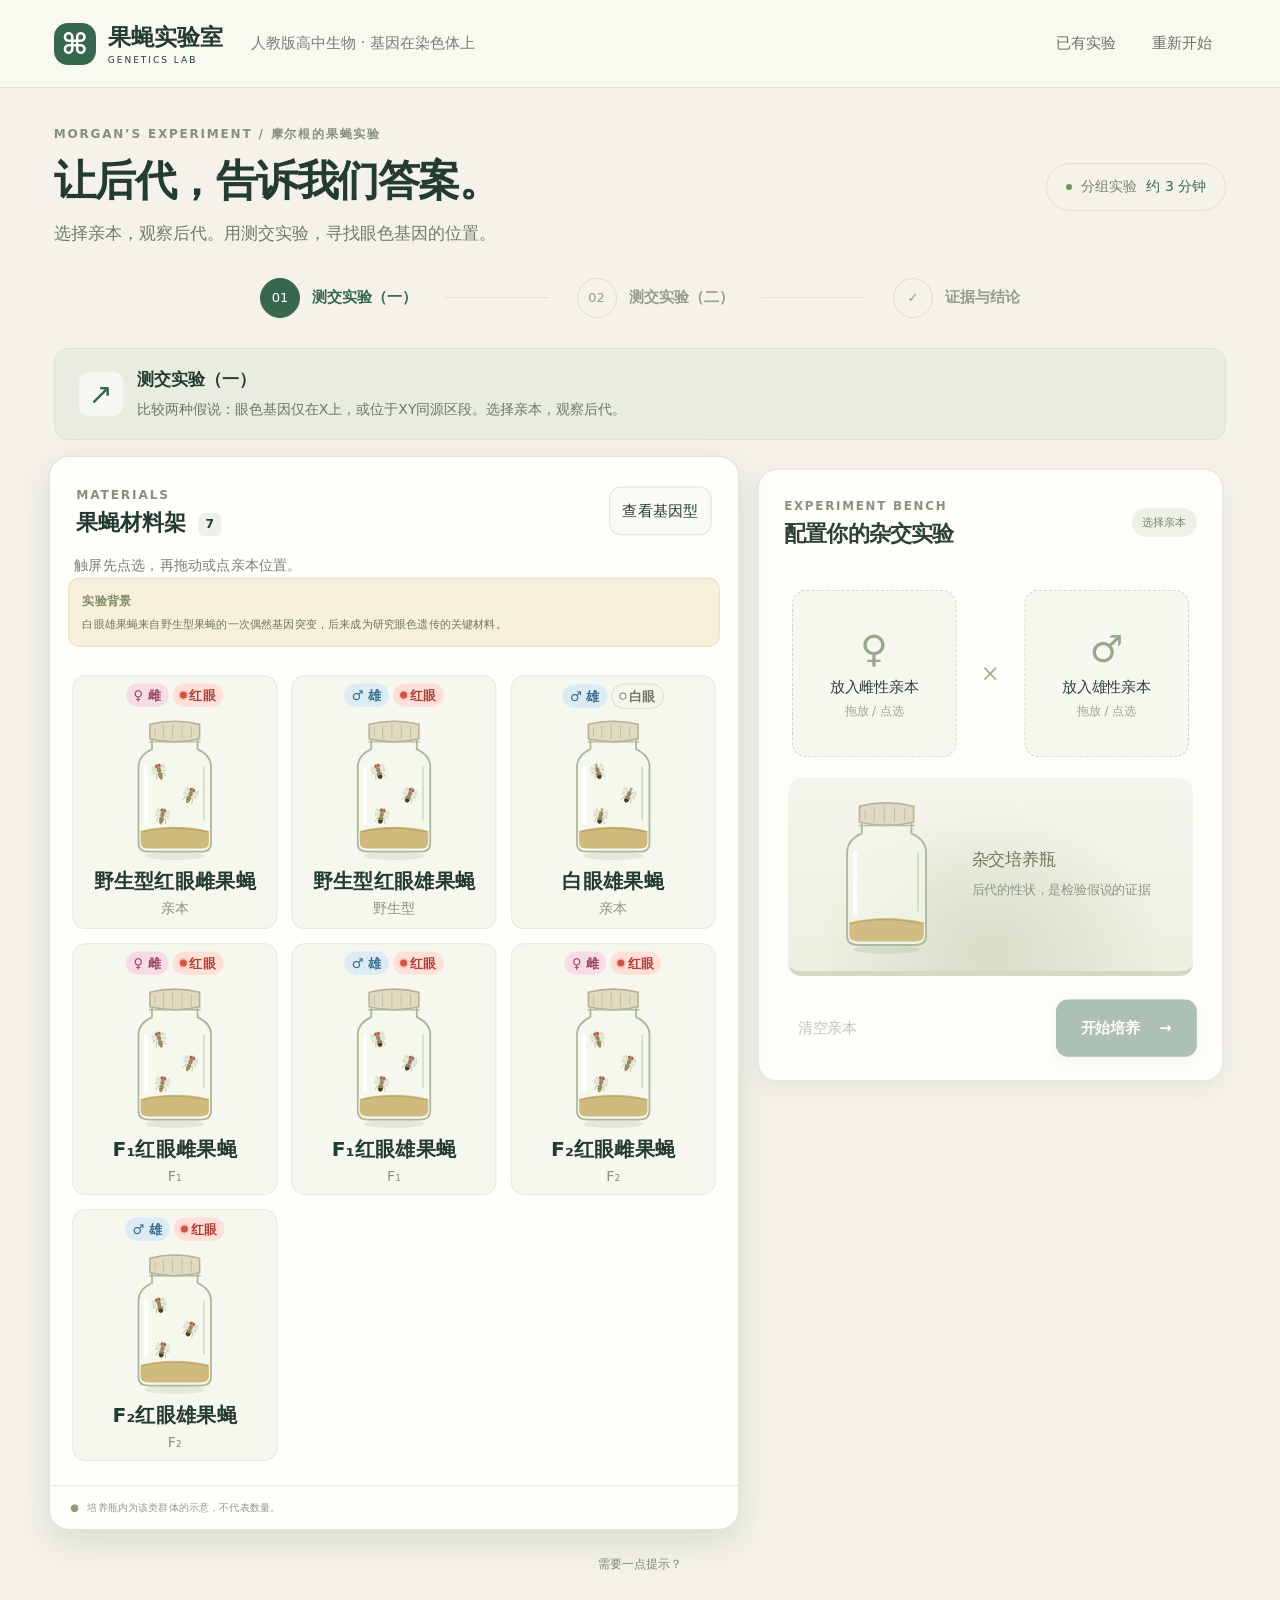
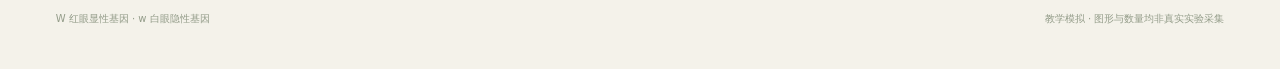
<file: fruit-fly/index.html>
<!doctype html>
<html lang="zh-CN">
<head>
  <meta charset="utf-8">
  <meta name="viewport" content="width=device-width,initial-scale=1,viewport-fit=cover">
  <meta name="theme-color" content="#f4f2ea">
  <title>果蝇实验室 · 基因在染色体上</title>
  <style>
:root{--bg:#f4f2ea;--paper:#fffefa;--ink:#243b32;--muted:#788078;--line:#e0e3d9;--green:#386750;--mint:#e7efdf;--gold:#b59a5c;--red:#bb5745;--shadow:0 8px 24px #283f3210;font-family:system-ui,-apple-system,BlinkMacSystemFont,"PingFang SC","Microsoft YaHei",sans-serif;color:var(--ink);background:var(--bg);font-size:15px}
*{box-sizing:border-box}body{margin:0}button,a{-webkit-tap-highlight-color:transparent}button{font:inherit;color:inherit;cursor:pointer;border:0;background:none;min-height:48px;border-radius:12px;touch-action:manipulation}button:focus-visible,a:focus-visible{outline:3px solid #bd944a;outline-offset:3px}button:disabled{cursor:default;opacity:.42}button:hover:not(:disabled){filter:brightness(.97)}[hidden]{display:none!important}h1,h2,h3,p{margin:0}h2{font-size:20px;font-weight:650;letter-spacing:-.5px}h3{font-size:19px}small{font-size:12px}svg{display:block;overflow:visible}.topbar{height:88px;padding:0 4.2%;display:flex;align-items:center;gap:28px;border-bottom:1px solid var(--line);background:#f9f8f1}.brand{display:flex;gap:12px;align-items:center;text-decoration:none;color:var(--ink);font-size:21px;font-weight:700;flex-shrink:0}.brand-icon{background:var(--green);color:white;width:42px;height:42px;border-radius:14px;display:grid;place-items:center;font-size:29px}.brand small{display:block;font-size:9px;letter-spacing:2px;font-weight:500;margin-top:2px}.course{font-size:13px;color:var(--muted);flex:1}.header-actions{display:flex;gap:8px}.quiet{padding:8px 14px;color:#647466;font-size:13px}.quiet:hover{background:#e9eddf}.primary,.secondary{padding:12px 22px;display:inline-flex;align-items:center;justify-content:center;gap:20px;font-weight:600;min-height:50px}.primary{background:var(--green);color:white;box-shadow:0 4px 12px #38675020}.secondary{background:var(--mint);color:var(--green)}main{max-width:1400px;margin:auto;padding:34px 4.2% 20px}.intro{display:flex;justify-content:space-between;align-items:center;gap:20px;margin-bottom:30px}.eyebrow{font-size:10px;letter-spacing:1.8px;font-weight:650;color:#85917c}.intro h1{font-size:clamp(27px,3vw,38px);font-weight:600;letter-spacing:-1.5px;margin:10px 0}.intro p{color:#6f7c70;font-size:14px;line-height:1.7}.session{white-space:nowrap;border:1px solid #dce1d4;border-radius:30px;padding:12px 16px;font-size:12px;color:#7b8479;display:flex;align-items:center;gap:9px}.session b{color:var(--green);font-weight:500}.live-dot{width:6px;height:6px;background:#719655;border-radius:50%}.round-nav{display:flex;align-items:center;max-width:680px;margin:0 auto 26px}.round{display:flex;align-items:center;gap:12px;color:#969c91;flex-shrink:0}.round>span{width:35px;height:35px;border:1px solid #d9dfd3;border-radius:50%;display:grid;place-items:center;font-size:12px}.round div{font-size:13px;font-weight:650}.round small{display:block;font-size:10px;margin-top:3px;font-weight:400}.round.active{color:var(--green)}.round.active>span,.round.done>span{background:var(--green);color:white;border-color:var(--green)}.round.done{color:var(--green)}.round-line{height:1px;background:var(--line);flex:1;margin:0 22px}.task-bar{display:flex;align-items:center;gap:14px;background:#e8eddf;border:1px solid #dce3d1;border-radius:14px;padding:16px 20px;margin-bottom:20px}.task-icon{font-size:24px;color:var(--green);width:36px;height:36px;display:grid;place-items:center;background:#fff9;border-radius:10px}.task-bar div{flex:1}.task-bar strong{font-size:15px;font-weight:650}.task-bar p{color:#6b7965;font-size:12px;margin-top:5px;line-height:1.6}.hint{padding:15px 20px;background:#fff4d8;border:1px solid #e6d9b5;border-radius:12px;margin-bottom:18px;font-size:14px;line-height:1.8}.workspace{display:grid;grid-template-columns:minmax(290px,.82fr) minmax(400px,1.18fr);gap:20px;align-items:start}.panel{background:var(--paper);border:1px solid var(--line);border-radius:20px;box-shadow:var(--shadow);overflow:hidden}.panel-heading{display:flex;justify-content:space-between;align-items:center;gap:12px;padding:23px 24px 12px}.panel-heading h2{margin-top:5px}.count{font-size:12px;display:inline-grid;place-items:center;background:#edf0e6;border-radius:7px;min-width:23px;height:23px;margin-left:5px;vertical-align:middle}.small-button{font-size:12px;border:1px solid var(--line);padding:7px 12px;min-height:48px;background:#fafbf4;white-space:nowrap}.panel-note{padding:0 24px;font-size:12px;color:var(--muted);line-height:1.8}.materials{display:grid;grid-template-columns:repeat(3,minmax(0,1fr));gap:12px;padding:22px 18px}.material-card{position:relative;background:#f6f7ee;border:1px solid #e6e9df;padding:12px 6px 10px;border-radius:13px;min-width:0;min-height:174px;display:flex;align-items:center;flex-direction:column;user-select:none;touch-action:pan-y}.material-card.selected{touch-action:none;border-color:var(--green);background:#eaf0e0;box-shadow:0 0 0 2px #38675020}.material-card .bottle-art{width:70px;height:101px;pointer-events:none}.material-card .material-name{font-size:12px;line-height:1.5;text-align:center;font-weight:600;margin-top:5px;pointer-events:none}.material-card .material-source{font-size:10px;color:#8b9384;margin-top:3px;pointer-events:none}.material-card .badge{position:absolute;top:7px;right:7px;font-size:9px;background:#deebce;color:#48723e;border-radius:4px;padding:2px 4px}.material-detail{margin:0 18px 15px;padding:12px;background:#edf2e6;border-radius:10px;font-size:12px;line-height:1.8;overflow-wrap:anywhere}.material-detail b{display:block;font-size:13px}.shelf-note{padding:13px 20px;border-top:1px solid var(--line);font-size:10px;color:#939a8b;line-height:1.6}.shelf-note span{color:#8f9e78;margin-right:5px}.chip{font-size:11px;color:#718465;background:#eef2e6;padding:7px 11px;border-radius:20px;white-space:nowrap}.cross-area{display:flex;justify-content:center;align-items:center;gap:18px;padding:22px 28px 12px}.parent-slot{width:42%;min-height:144px;border:1.5px dashed #cbd6c1;border-radius:15px;display:flex;flex-direction:column;align-items:center;justify-content:center;gap:6px;background:#f7f9f0;position:relative}.slot-sex{font-size:30px;line-height:1.2;color:#95a589}.slot-label{font-size:13px;font-weight:500}.parent-slot small{font-size:10px;color:#98a48c}.parent-slot.filled{border-style:solid;background:#edf3e5}.parent-slot.filled .bottle-art{width:49px;height:69px}.parent-slot.filled .slot-label{font-size:12px}.parent-slot.drop-ready{border:2px solid #799a5e;background:#e3edcf}.parent-slot.drop-hover{background:#d4e4bd;box-shadow:0 0 0 4px #72985222}.cross-symbol{font-size:23px;color:#a5b393}.bench-surface{margin:6px 24px 0;background:radial-gradient(ellipse at 50% 90%,#d6ddc7 0,transparent 60%),linear-gradient(#f5f6ee,#eeeee1);border-radius:13px;min-height:194px;display:flex;justify-content:center;align-items:center;gap:28px;padding:15px;position:relative;border-bottom:5px solid #d2d8c2}.bench-surface .bottle-art{width:98px;height:145px}.bench-caption{font-size:15px;color:#657453}.bench-caption small{display:block;font-size:11px;max-width:150px;line-height:1.8;margin-top:8px;color:#8a947c}.bench-actions{padding:20px 24px;display:flex;justify-content:space-between;gap:12px;align-items:center;flex-wrap:wrap}.culture-stage{padding:22px;text-align:center;min-height:354px}.culture-stage .bottle-art{height:180px;width:125px;margin:0 auto 12px}.culture-stage p{font-size:12px;color:var(--muted);margin-top:10px}.life-cycle{display:flex;justify-content:center;gap:10px;align-items:center;margin:25px 0}.life-cycle span{font-size:12px;border-radius:10px;background:#f0f2e9;padding:10px 12px;color:#9aa58f}.life-cycle span.current{color:var(--green);background:#dfeccc;box-shadow:0 0 0 2px #78935722}.life-cycle i{font-style:normal;color:#aab69b}.transfer-stage{display:flex;justify-content:center;gap:20px;align-items:center;padding:35px 20px 20px}.transfer-stage .bottle-art{width:110px;height:160px}.transfer-arrow{font-size:26px;color:#8d9a79}.empty-bottle{display:flex;align-items:center;flex-direction:column;border:1px dashed #c6d3b8;padding:12px;background:#f1f5e9}.empty-bottle small{font-size:10px;color:#929b87;margin-top:5px}.instruction-box{margin:16px 24px 24px;padding:16px 18px;background:#edf2e6;border-radius:12px;font-size:13px;line-height:1.8}.instruction-box p{font-size:12px;color:#6d7e63;margin-top:5px}.observation-heading{display:flex;justify-content:space-between;gap:10px;padding:15px 24px}.observation-heading h3{font-size:16px}.observation-heading p{font-size:12px;color:#7c8970;margin-top:5px}.identify-help{background:#f8f0da;padding:14px 18px;margin:0 24px 12px;border-radius:10px;font-size:12px;line-height:1.8}.identify-help p{margin-top:5px}.observation-tray{margin:0 24px;background:#f0f1e6;border:1px solid #dfe3d3;border-radius:15px;box-shadow:inset 0 2px 7px #40543b08;padding:12px}.tray-label{font-size:10px;letter-spacing:1px;color:#8b987e}.specimens{display:grid;grid-template-columns:repeat(4,1fr);gap:6px;min-height:140px;padding-top:9px}.specimen{border:1px solid transparent;min-width:0;border-radius:12px;user-select:none;touch-action:pan-y;display:flex;flex-direction:column;align-items:center;justify-content:center;gap:8px}.specimen.selected{touch-action:none;border-color:#66824c;background:#e1ebd5}.specimen .fly-art{width:80px;height:88px;pointer-events:none}.specimen span{font-size:10px;color:#8e9783}.specimen.classified{opacity:.26;pointer-events:none}.classification{display:grid;grid-template-columns:repeat(4,1fr);gap:8px;padding:16px 24px 8px}.category-bin{min-height:91px;border:1px dashed #c7d1bb;border-radius:12px;background:#fafbf5;display:flex;align-items:center;justify-content:center;flex-direction:column;gap:7px;position:relative;font-size:11px}.category-bin .eye-mark{width:12px;height:12px;border:1px solid #bd5745;border-radius:50%;background:#be5743}.category-bin.white .eye-mark{background:#fff;border-color:#a2a593}.category-bin .bin-count{font-size:10px;color:#8c987c}.category-bin.drop-ready{background:#edf2e1;border-color:#7b955f}.category-bin.drop-hover{background:#dfeaca;border:2px solid #6e8b4f}.classification-progress{padding:10px 24px 24px;display:flex;justify-content:space-between;gap:8px;font-size:10px;color:#8a967e}.result-heading{padding:18px 24px 6px;display:flex;align-items:center;gap:10px}.result-heading h3{font-size:20px}.result-heading span{font-size:10px;color:#758465;background:#edf2e5;padding:5px 8px;border-radius:5px}.result-chart{display:grid;grid-template-columns:repeat(4,1fr);gap:12px;padding:12px 28px 20px}.bar-column{display:flex;flex-direction:column;align-items:center;gap:8px;min-width:0}.bar-track{height:150px;width:100%;display:flex;align-items:flex-end;justify-content:center;border-bottom:1px solid #dfe4d5}.bar{width:65%;max-width:65px;background:#789269;border-radius:7px 7px 0 0;min-height:2px;position:relative;animation:grow .55s ease-out}.bar.white{background:#b9c6aa}.bar.zero{background:#dbe0d3}.bar-number{font-size:16px;font-weight:650}.bar-label{font-size:11px;text-align:center;white-space:nowrap}.result-meta{padding:0 24px;font-size:11px;color:#86927b;line-height:1.8}.result-callout{margin:18px 24px 0;background:#ecf2e3;border-left:3px solid #718d59;border-radius:0 10px 10px 0;padding:14px 16px;font-size:13px;line-height:1.8}.result-callout strong{display:block;margin-bottom:4px}.hypothesis-section{margin-top:20px;padding-bottom:24px}.hypotheses{display:grid;grid-template-columns:1fr 1fr;gap:20px;padding:20px 24px 0}.hypothesis-card{border:1px solid #dce3d2;border-radius:14px;background:#f8faf3;padding:20px;min-width:0}.hypothesis-card.rejected{background:#faf5ed;border-color:#e5d8c8}.hypothesis-title{display:flex;align-items:center;gap:9px;font-size:15px;font-weight:650;margin-bottom:5px}.hypothesis-title span{font-size:11px;background:#e8eedf;border-radius:5px;padding:4px 7px;white-space:nowrap}.hypothesis-card p{font-size:12px;color:#7c8871;line-height:1.8}.genetic-parents{display:flex;align-items:center;justify-content:center;gap:15px;padding:19px 0 8px}.chromosome-pair{display:flex;align-items:center;gap:5px}.chromosome{height:51px;min-width:26px;border-radius:14px;background:#dce7ce;border:1px solid #b5c7a0;display:flex;justify-content:center;align-items:center;font-size:18px;color:#3d6437;position:relative}.chromosome.y{height:37px;background:#ece5ce;border-color:#d4c599;color:#8a7240}.chromosome sup{font-size:10px;position:relative;top:-7px}.genetic-label{font-size:11px;text-align:center;color:#7b8872;margin-top:8px}.gametes{margin:10px 0 15px;text-align:center;color:#7a896b;font-size:12px;line-height:2}.gametes b{font-size:10px;font-weight:400;display:block;color:#9ba28e}.offspring-grid{display:grid;grid-template-columns:repeat(2,minmax(0,1fr));gap:8px}.offspring-cell{padding:10px 5px;border:1px solid #dfe5d6;background:#fffefa;border-radius:9px;display:flex;flex-direction:column;align-items:center;gap:4px;font-size:11px}.offspring-cell .chromosome{height:32px;min-width:21px;font-size:14px}.offspring-cell .chromosome.y{height:26px}.offspring-cell small{font-size:10px;color:#89967c}.prediction{margin-top:15px;font-size:12px;font-weight:600;padding:11px;background:#e6eedc;border-radius:8px;line-height:1.8}.rejected .prediction{background:#f0e5d6;color:#8c704c}.model-note{font-size:10px!important;margin-top:10px}.conclusion{margin-top:20px;padding:28px;background:#e8efdd;border-color:#d1dfbd}.conclusion .eyebrow{color:#78915e}.conclusion h2{font-size:25px;line-height:1.6;margin:10px 0}.conclusion p{font-size:14px;color:#687a55;line-height:1.9;max-width:900px}.conclusion-actions{display:flex;gap:12px;margin-top:20px;flex-wrap:wrap}.records{margin-top:20px;padding-bottom:20px}.record-grid{display:grid;grid-template-columns:1fr 1fr;gap:16px;padding:5px 24px}.record-card{font-size:12px;line-height:1.9;background:#f4f6ec;padding:15px;border-radius:12px}.record-card h3{font-size:14px;margin-bottom:5px}footer{display:flex;justify-content:space-between;gap:10px;flex-wrap:wrap;padding:23px 2px;font-size:10px;color:#939c89}#toast{position:fixed;bottom:26px;left:50%;transform:translateX(-50%) translateY(100px);opacity:0;transition:.2s;background:#283f31;color:white;padding:14px 20px;border-radius:12px;font-size:13px;max-width:calc(100% - 32px);width:max-content;z-index:60;box-shadow:0 5px 20px #20301b22;pointer-events:none;line-height:1.7}#toast.visible{transform:translateX(-50%) translateY(0);opacity:1}.drag-ghost{position:fixed;z-index:100;pointer-events:none;width:110px;transform:translate(-50%,-50%) rotate(-5deg);filter:drop-shadow(0 10px 9px #25371d33)}.drag-ghost .bottle-art{width:80px;height:120px;margin:auto}.drag-ghost .fly-art{width:100px;height:110px;margin:auto}.drag-source{opacity:.25!important}dialog{border:1px solid var(--line);border-radius:20px;background:var(--paper);color:var(--ink);max-width:660px;width:calc(100% - 32px);padding:26px;max-height:90dvh;overflow:auto;box-shadow:0 20px 100px #26351b44}dialog::backdrop{background:#23331d66;backdrop-filter:blur(3px)}.dialog-heading{display:flex;justify-content:space-between;align-items:center;gap:10px}.dialog-heading h2{margin:7px 0}dialog>p{font-size:13px;line-height:1.9;margin-top:14px}.historical-chart{background:#f2f5e9;padding:24px;border-radius:15px;margin:20px 0}.historical-chart>div{display:flex;justify-content:center;align-items:center;gap:15px;font-size:16px}.historical-chart b{font-size:18px;color:#6e8a54;width:32px}.historical-chart i{font-style:normal;color:#9caa88}.historical-chart .chart-arrow{font-size:27px;color:#94a581;padding:10px}.chart-arrow small{font-size:11px}.historical-chart .chart-ratio{font-size:28px;margin-top:18px;color:#5b7444}.historical-chart span{font-size:15px}dialog .instruction-box{margin:0}dialog .panel-note{padding:0}.fly-in-bottle{animation:flit 3.4s ease-in-out infinite;transform-box:fill-box;transform-origin:center}.fly-in-bottle:nth-child(even){animation-delay:-1.7s}@keyframes flit{0%,100%{transform:translate(0,0) rotate(-7deg)}45%{transform:translate(3px,-5px) rotate(8deg)}70%{transform:translate(-2px,1px) rotate(-4deg)}}@keyframes grow{from{transform:scaleY(.05);transform-origin:bottom}to{transform:scaleY(1);transform-origin:bottom}}
@media(min-width:1500px){main{padding-left:30px;padding-right:30px}}
@media(max-width:1050px){.topbar{padding:0 24px;height:78px;gap:15px}.course{font-size:11px}.brand{font-size:19px}main{padding:26px 24px}.workspace{grid-template-columns:minmax(265px,.8fr) minmax(365px,1.2fr);gap:16px}.panel-heading{padding:20px 18px 12px}.panel-heading h2{font-size:18px}.materials{gap:8px;padding:18px 12px}.material-card{min-height:166px}.material-card .bottle-art{width:61px;height:90px}.material-name{font-size:11px!important}.panel-note{padding:0 18px}.cross-area{padding:18px;gap:12px}.classification{padding:14px 18px 8px;gap:6px}.specimen .fly-art{width:65px;height:78px}.bench-surface{margin-left:18px;margin-right:18px}.bar-label{font-size:10px}.hypotheses{gap:14px;padding:18px}.hypothesis-card{padding:16px}}
@media(max-width:760px){.course{display:none}.header-actions{margin-left:auto}.topbar{padding:0 18px}.intro{align-items:flex-start}.intro h1{font-size:29px}.session{padding:10px 12px;font-size:11px}.workspace{grid-template-columns:1fr}.materials{grid-template-columns:repeat(3,minmax(0,1fr));gap:12px;padding:18px}.material-card{min-height:160px}.material-card .bottle-art{width:66px;height:92px}.material-name{font-size:12px!important}.material-panel .shelf-note{padding:10px 18px}.hypotheses{grid-template-columns:1fr}.round-nav{max-width:560px}.round-line{margin:0 15px}.bench-surface{min-height:190px}.parent-slot{min-height:142px}.specimen .fly-art{width:85px;height:95px}.record-grid{grid-template-columns:1fr}.task-bar{padding:14px}.task-bar .quiet{font-size:12px;padding:8px;max-width:105px}}
@media(max-width:520px){:root{font-size:14px}.topbar{height:72px;padding:0 14px;gap:8px}.brand{font-size:17px;gap:8px}.brand-icon{width:34px;height:34px;font-size:24px;border-radius:10px}.brand small{font-size:8px}.header-actions{gap:0}.header-actions .quiet{font-size:11px;padding:8px;min-height:48px}main{padding:24px 14px 12px}.intro{display:block;margin-bottom:23px}.intro h1{font-size:28px;margin:9px 0}.intro .eyebrow{font-size:9px;letter-spacing:1px}.intro p{font-size:12px}.session{display:inline-flex;margin-top:13px;padding:6px 11px}.round-nav{margin-bottom:22px}.round>span{width:27px;height:27px;font-size:10px}.round{gap:6px}.round div{font-size:11px}.round small{font-size:9px}.round-line{margin:0 9px}.task-icon{display:none}.task-bar{align-items:flex-start;gap:5px}.task-bar strong{font-size:14px}.task-bar .quiet{max-width:70px;font-size:11px;padding:3px;line-height:1.6}.task-bar p{font-size:11px}.panel{border-radius:16px}.panel-heading h2{font-size:17px}.materials{display:flex;overflow-x:auto;scroll-snap-type:x proximity;gap:10px;padding:14px 16px 18px;-webkit-overflow-scrolling:touch}.material-card{flex:0 0 112px;scroll-snap-align:start;min-height:166px}.material-card .bottle-art{width:65px;height:95px}.panel-note{font-size:11px}.cross-area{gap:10px;padding:18px 16px 10px}.parent-slot{min-height:139px;width:45%}.slot-label{font-size:12px}.cross-symbol{font-size:20px}.bench-surface{gap:18px}.bench-caption{font-size:13px}.bench-caption small{font-size:10px}.bench-actions{padding:18px 16px}.primary,.secondary{font-size:12px;padding:12px 16px;gap:10px}.observation-heading{padding:14px 16px}.observation-heading p{font-size:11px}.observation-heading .small-button{font-size:10px;white-space:normal;max-width:91px}.observation-tray{margin:0 16px;padding:10px}.specimens{gap:2px;min-height:117px}.specimen .fly-art{width:60px;height:76px}.classification{grid-template-columns:repeat(2,1fr);padding:12px 16px 6px;gap:8px}.category-bin{min-height:82px;font-size:12px}.classification-progress{padding:10px 16px 18px;flex-direction:column;font-size:10px}.result-chart{padding:12px 16px 16px;gap:8px}.bar-label{font-size:10px}.bar-track{height:130px}.result-meta{padding:0 16px}.result-callout{margin-left:16px;margin-right:16px;font-size:12px}.result-heading{padding:16px}.result-heading h3{font-size:18px}.hypothesis-card{padding:14px}.hypothesis-title{font-size:14px}.conclusion{padding:22px 18px}.conclusion h2{font-size:22px}.conclusion p{font-size:12px}.transfer-stage{gap:12px;padding:25px 12px 10px}.transfer-stage .bottle-art{width:85px;height:132px}.empty-bottle small{max-width:100px}.instruction-box{margin:15px 16px 20px;padding:13px;font-size:12px}.historical-chart{padding:18px 9px}.historical-chart>div{gap:9px}.historical-chart span{font-size:12px}.historical-chart b{font-size:15px;width:25px}dialog{padding:20px}.dialog-heading h2{font-size:18px}footer{font-size:9px}}
@media(prefers-reduced-motion:reduce){*,*::before,*::after{animation:none!important;transition:none!important}}

/* Replay the segregation and recombination in a clear sequence. */
.replay-model{margin-top:12px;font-size:11px}.gamete-visual{display:flex;justify-content:center;gap:28px;padding-top:9px}.gamete-visual>div>div{display:flex;gap:10px;margin-top:4px}.gamete-visual small{font-size:10px}.gamete-cell{border:1px solid #c6d7b5;background:#eff5e6;width:48px;height:60px;border-radius:50%;display:grid;place-items:center}.gamete-cell .chromosome{height:35px;min-width:20px;font-size:15px}.gamete-cell .chromosome.y{height:27px}.playing .genetic-parents .chromosome:first-child{animation:separate-left 1.2s ease-in-out}.playing .genetic-parents .chromosome:last-child{animation:separate-right 1.2s ease-in-out}.playing .gamete-cell{animation:gamete-arrive 1s .8s both}.playing .offspring-cell{animation:offspring-arrive .8s 1.7s both}.playing .offspring-cell:nth-child(2){animation-delay:1.9s}.playing .offspring-cell:nth-child(3){animation-delay:2.1s}.playing .offspring-cell:nth-child(4){animation-delay:2.3s}.playing .prediction{animation:offspring-arrive .7s 2.9s both}@keyframes separate-left{50%{transform:translate(-11px,12px)}}@keyframes separate-right{50%{transform:translate(11px,12px)}}@keyframes gamete-arrive{from{opacity:0;transform:translateY(-25px)}to{opacity:1;transform:translateY(0)}}@keyframes offspring-arrive{from{opacity:0;transform:translateY(-14px)}to{opacity:1;transform:translateY(0)}}
@media(orientation:portrait) and (min-width:761px) and (max-width:1100px){.workspace{grid-template-columns:1fr}.materials{grid-template-columns:repeat(3,minmax(0,1fr))}.material-card{min-height:160px}.material-card .bottle-art{height:95px;width:66px}}
@media(max-width:520px){.specimen .fly-art{width:100%;max-width:60px}}
@media(prefers-reduced-motion:reduce){.playing *{animation:none!important}}

/* 课堂投屏可读性：放大样本名称、属性标签、结果图表与结论等关键信息。 */
.material-card .material-name{font-size:14px;line-height:1.45;font-weight:650}
.material-card .material-source{font-size:11px}
.sample-badges .sex-badge,.sample-badges .eye-badge{font-size:11px}
.specimen-badges .sex-badge,.specimen-badges .eye-badge{font-size:10px}
.category-bin{font-size:13px}
.category-bin .bin-count{font-size:11px}
.result-heading h3{font-size:21px}
.result-heading span{font-size:11px}
.bar-number{font-size:18px}
.bar-label{font-size:13px;font-weight:600}
.result-meta{font-size:12px}
.result-callout{font-size:14px}
.conclusion h2{font-size:28px;line-height:1.5}
.conclusion p{font-size:15px}

@media(max-width:520px){
  .material-card .material-name{font-size:13px}
  .bar-label{font-size:12px}
  .result-heading h3{font-size:20px}
  .conclusion h2{font-size:24px}
  .conclusion p{font-size:13px}
}

/* 课堂投屏阅读模式：大屏下放大关键文字、标签和结果。 */
@media(min-width:900px){
  main{max-width:1500px;padding-top:38px}
  .brand{font-size:23px}.course{font-size:15px}.intro h1{font-size:42px}.intro p{font-size:17px}
  .session{font-size:14px;padding:14px 19px}
  .round-nav{max-width:760px;margin-bottom:30px}.round>span{width:46px;height:46px;font-size:15px}.round div{font-size:17px}.round-line{margin-left:28px;margin-right:28px}
  .task-bar{padding:22px 28px;margin-bottom:24px}.task-icon{width:44px;height:44px;font-size:29px}.task-bar strong{font-size:20px}.task-bar p{font-size:16px;margin-top:7px}
  .panel-heading{padding:30px 30px 17px}.panel-heading h2{font-size:25px}.eyebrow{font-size:12px}.panel-note{font-size:16px}.context-note{font-size:15px;padding:16px 18px}.context-note b{font-size:16px}
  .materials{gap:14px;padding:24px 22px}.material-card{min-height:215px;padding-top:18px}.material-card .bottle-art{width:78px;height:112px}.material-card .material-name{font-size:16px!important}.material-card .material-source{font-size:13px}.sample-badges .sex-badge,.sample-badges .eye-badge{font-size:12px!important;padding:5px 7px}
  .bench-surface{min-height:225px;margin-left:30px;margin-right:30px}.bench-surface .bottle-art{width:116px;height:166px}.bench-caption{font-size:20px}.bench-caption small{font-size:15px;max-width:210px}
  .cross-area{padding:28px 34px 15px;gap:25px}.parent-slot{min-height:170px}.slot-sex{font-size:38px}.slot-label{font-size:18px}.parent-slot small{font-size:14px}.bench-actions{padding:28px 30px}.primary,.secondary{font-size:17px;min-height:58px;padding:14px 25px}.quiet,.small-button{font-size:15px}
  .result-heading{padding:24px 30px 8px}.result-heading h3{font-size:27px}.result-heading span{font-size:14px}.result-chart{gap:18px;padding:18px 34px 25px}.bar-track{height:190px}.bar-number{font-size:23px}.bar-label{font-size:16px}.result-meta{font-size:15px;padding-left:30px;padding-right:30px}.result-callout{font-size:17px;margin-left:30px;margin-right:30px;padding:19px 22px}
  .hypotheses{gap:24px;padding:24px 30px 0}.hypothesis-card{padding:24px}.hypothesis-title{font-size:19px}.hypothesis-title span{font-size:14px}.hypothesis-card p,.prediction{font-size:15px}.prediction{padding:14px}.conclusion{padding:36px}.conclusion h2{font-size:34px}.conclusion p{font-size:18px}.record-card{font-size:15px}
}

/* 阶段聚焦：让当前需要操作的面板获得更多空间和更大的视觉层级。 */
@media(min-width:900px){
  .workspace{transition:grid-template-columns .35s ease}
  .material-panel,.bench-panel{transition:transform .35s ease,box-shadow .35s ease}
  body[data-phase="select"] .workspace{grid-template-columns:minmax(520px,1.18fr) minmax(420px,.82fr)}
  body[data-phase="select"] .material-panel{transform:scale(1.015);box-shadow:0 12px 34px #283f3220;z-index:1}
  body[data-phase="select"] .material-card{min-height:238px}
  body[data-phase="select"] .material-card .bottle-art{width:92px;height:132px}
  body[data-phase="select"] .material-card .material-name{font-size:18px!important}
  body[data-phase="select"] .material-card .material-source{font-size:14px}
  body[data-phase="select"] .sample-badges .sex-badge,body[data-phase="select"] .sample-badges .eye-badge{font-size:13px!important}
  body[data-phase="select"] .bench-panel{transform:scale(.985);opacity:.96}
  body[data-phase="select"] .bench-panel .bench-surface{min-height:190px}
  body[data-phase="culture"] .workspace,body[data-phase="parents"] .workspace,body[data-phase="inspection"] .workspace,body[data-phase="result"] .workspace{grid-template-columns:minmax(360px,.72fr) minmax(560px,1.28fr)}
  body[data-phase="culture"] .bench-panel,body[data-phase="parents"] .bench-panel,body[data-phase="inspection"] .bench-panel,body[data-phase="result"] .bench-panel{transform:scale(1.015);box-shadow:0 12px 34px #283f3220;z-index:1}
  body[data-phase="culture"] .culture-stage .bottle-art{width:150px;height:215px}
  body[data-phase="culture"] .culture-stage h3{font-size:24px}
  body[data-phase="culture"] .culture-stage p{font-size:15px}
  body[data-phase="culture"] .life-cycle span{font-size:15px;padding:12px 16px}
  body[data-phase="parents"] .transfer-stage .bottle-art{width:140px;height:200px}
  body[data-phase="parents"] .instruction-box{font-size:16px}
  body[data-phase="inspection"] .inspection-stage{padding-top:78px;padding-bottom:90px}
  body[data-phase="inspection"] .magnifier{font-size:92px}
  body[data-phase="inspection"] .inspection-stage h3{font-size:24px}
}

/* 课堂投屏模式：优先保证后排学生能读到阶段、任务和操作提示。 */
@media(min-width:761px){
  :root{font-size:16px}
  .round>span{width:40px;height:40px;font-size:13px}
  .round div{font-size:15px}
  .task-bar{padding:19px 24px}
  .task-bar strong{font-size:17px}
  .task-bar p{font-size:14px}
  .panel-heading{padding:26px 26px 14px}
  .panel-heading h2{font-size:22px}
  .panel-note{font-size:14px}
  .context-note{font-size:13px}
  .context-note b{font-size:14px}
  .material-card{min-height:186px;padding-top:14px}
  .bench-caption{font-size:17px}
  .bench-caption small{font-size:13px}
  .slot-label{font-size:15px}
  .parent-slot small{font-size:12px}
  .bench-actions{padding:24px 26px}
  .primary,.secondary{font-size:15px}
  .result-callout{font-size:15px;padding:17px 19px}
  .result-meta{font-size:13px}
}

/* 投影端关键说明再放大，避免统计信息和操作结论在后排变成辅助小字。 */
@media(min-width:900px){
  .result-meta{font-size:17px;line-height:1.9}
  .result-callout{font-size:19px;line-height:1.9}
  body[data-phase="parents"] .instruction-box{font-size:19px;line-height:1.9}
  body[data-phase="parents"] .instruction-box p{font-size:16px}
  body[data-phase="select"] .material-card .bottle-art{width:104px;height:148px}
  body[data-phase="select"] .material-card .material-name{font-size:20px!important;line-height:1.45}
}

</style>
  <style>
    .sample-badges,.specimen-badges{display:flex;gap:4px;align-items:center;justify-content:center;flex-wrap:wrap}.sample-badges{position:absolute;left:5px;right:5px;top:7px;z-index:3}.specimen-badges{width:100%;margin-bottom:3px}.sex-badge,.eye-badge{display:inline-flex;align-items:center;gap:3px;border-radius:999px;padding:4px 6px;font-size:10px;font-weight:700;line-height:1;white-space:nowrap}.sex-badge.female{background:#f7dce5;color:#9b4862}.sex-badge.male{background:#dcebf4;color:#356d8e}.eye-badge.red{background:#ffe0d9;color:#ae4036}.eye-badge.white{background:#f5f5ec;color:#707666;border:1px solid #d8ddd0}.eye-badge i{width:7px;height:7px;border-radius:50%;display:inline-block;background:#d15445;box-shadow:0 0 0 2px #d1544522}.eye-badge.white i{background:#fff;border:1px solid #7d8475;box-shadow:none}.material-card .bottle-art{margin-top:21px}.material-card .badge{z-index:4}.parent-slot .sample-badges{position:static;margin-bottom:5px}.specimen .fly-art{margin-top:0}.specimen-badges .sex-badge,.specimen-badges .eye-badge{font-size:9px;padding:4px 5px}
    .context-note{margin:0 18px 4px;padding:12px 13px;border-radius:11px;background:#f8f0da;border:1px solid #eadfbd;color:#6d765f;font-size:11px;line-height:1.7}.context-note b{display:block;color:#7d8c65;font-size:12px;margin-bottom:3px}.bottom-help{text-align:center;margin-top:18px}.bottom-help .quiet{font-size:12px;color:#7d8975}.bottom-help .hint{max-width:720px;margin:10px auto 0;text-align:left}
    .diagram-art{margin:14px 0 2px;border:1px solid #dfe7d7;border-radius:14px;background:linear-gradient(145deg,#fbfdf6,#f0f5e9);overflow:hidden}.polished-diagram{display:block;width:100%;height:auto;min-height:220px}.polished-diagram text{font-family:"PingFang SC","Microsoft YaHei",sans-serif;font-size:15px;fill:#3d5540}.polished-diagram .diag-kicker{font-size:12px;letter-spacing:1px;fill:#809575}.polished-diagram .diag-parent{font-size:17px;font-weight:700}.polished-diagram .diag-label,.polished-diagram .diag-foot{font-size:12px;fill:#7f9277}.polished-diagram .diag-multiply{font-size:22px;fill:#8ba07f}.polished-diagram .diag-arrow{fill:none;stroke:#9aac91;stroke-width:2}.polished-diagram .diag-green{fill:#e1edd6;stroke:#b4cda4}.polished-diagram .diag-gold{fill:#f3ead0;stroke:#dbc688}.polished-diagram .diag-light{fill:#edf4e7;stroke:#cadcc1}.polished-diagram .diag-result{fill:#fffef8;stroke:#b8d0aa}.polished-diagram .diag-white{fill:#f7f7ef;stroke:#c9cec0}.hypothesis-card .prediction{margin-top:12px}
    .polished-diagram .diag-arrow{display:none}.polished-diagram .diag-crossing path,.polished-diagram .diag-grid-arrows path,.polished-diagram .diag-grid-line{fill:none;stroke:#91a986;stroke-width:1.7;opacity:.9}
    .reference-diagram{display:block;width:100%;max-height:220px;object-fit:contain;margin:14px 0;border-radius:9px;background:#fff;border:1px solid #e3e7dd}
    .diagram-round-heading{grid-column:1/-1;padding:8px 2px 0;color:#5b7444;font-size:15px;font-weight:800;letter-spacing:.04em}.hypotheses>.hypotheses{grid-column:1/-1;display:grid;grid-template-columns:repeat(2,minmax(0,1fr));gap:20px;padding:0}.hypotheses>.hypotheses .hypothesis-card{min-width:0}
    .inspection-stage{text-align:center;padding:58px 24px 70px;min-height:330px}.magnifier{font-size:72px;display:inline-block;animation:magnify 1s ease-in-out infinite}.inspection-orbit{font-size:28px;color:#77915d;letter-spacing:12px;margin:12px 0 22px;animation:orbit 1.2s ease-in-out infinite}.inspection-stage h3{font-size:18px}.inspection-stage p{font-size:12px;color:var(--muted);margin-top:10px}@keyframes magnify{0%,100%{transform:rotate(-12deg) scale(1)}50%{transform:rotate(8deg) scale(1.1)}}@keyframes orbit{0%,100%{opacity:.45;transform:translateX(-8px)}50%{opacity:1;transform:translateX(8px)}}
  </style>
</head>
<body id="top">
  <header class="topbar">
    <a class="brand" href="#top"><span class="brand-icon">⌘</span><span>果蝇实验室<small>GENETICS LAB</small></span></a>
    <div class="course">人教版高中生物 · 基因在染色体上</div>
    <div class="header-actions"><button class="quiet" id="history-button">已有实验</button><button class="quiet" id="reset-button">重新开始</button></div>
  </header>
  <main>
    <section class="intro">
      <div><div class="eyebrow">MORGAN’S EXPERIMENT / 摩尔根的果蝇实验</div><h1>让后代，告诉我们答案。</h1><p>选择亲本，观察后代。用测交实验，寻找眼色基因的位置。</p></div>
      <div class="session"><span class="live-dot"></span>分组实验 <b>约 3 分钟</b></div>
    </section>
    <nav class="round-nav" aria-label="实验进度"><div id="round-one" class="round active"><span>01</span><div>测交实验（一）</div></div><div class="round-line"></div><div id="round-two" class="round"><span>02</span><div>测交实验（二）</div></div><div class="round-line"></div><div id="round-three" class="round"><span>✓</span><div>证据与结论</div></div></nav>
    <section class="task-bar"><span class="task-icon">↗</span><div><strong id="task-title"></strong><p id="task-description"></p></div></section>
    
    <div class="workspace">
      <aside class="panel material-panel"><div class="panel-heading"><div><span class="eyebrow">MATERIALS</span><h2>果蝇材料架 <span id="material-count" class="count">7</span></h2></div><button id="genotype-button" class="small-button" aria-expanded="false">查看基因型</button></div><p class="panel-note">触屏先点选，再拖动或点亲本位置。</p><div class="context-note"><b>实验背景</b><span>白眼雄果蝇来自野生型果蝇的一次偶然基因突变，后来成为研究眼色遗传的关键材料。</span></div><div id="materials" class="materials"></div><div id="material-detail" class="material-detail" hidden></div><div class="shelf-note"><span>●</span> 培养瓶内为该类群体的示意，不代表数量。</div></aside>
      <section class="panel bench-panel"><div class="panel-heading"><div><span class="eyebrow">EXPERIMENT BENCH</span><h2 id="bench-title">配置你的杂交实验</h2></div><span id="step-chip" class="chip">选择亲本</span></div>
        <div id="selection-view"><div class="cross-area"><button id="female-slot" class="parent-slot" data-sex="female"><span class="slot-sex">♀</span><span class="slot-label">放入雌性亲本</span><small>拖放 / 点选</small></button><span class="cross-symbol">×</span><button id="male-slot" class="parent-slot" data-sex="male"><span class="slot-sex">♂</span><span class="slot-label">放入雄性亲本</span><small>拖放 / 点选</small></button></div><div class="bench-surface"><div id="culture-bottle"></div><div class="bench-caption">杂交培养瓶<small>后代的性状，是检验假说的证据</small></div></div><div class="bench-actions"><button id="clear-button" class="quiet">清空亲本</button><button id="start-button" class="primary" disabled>开始培养 <span>→</span></button></div></div>
        <div id="culture-view" hidden><div class="culture-stage"><div id="growing-bottle"></div><h3 id="culture-message">亲本已转入培养瓶</h3><p>真实培养需要多日，此处为时间快进演示。</p><div class="life-cycle"><span>卵</span><i>→</i><span>幼虫</span><i>→</i><span>蛹</span><i>→</i><span>成虫</span></div></div><div class="bench-actions"><button id="skip-button" class="quiet">跳过动画</button></div></div>
        <div id="parents-view" hidden><div class="transfer-stage"><div id="parent-culture"></div><span class="transfer-arrow">→</span><button id="remove-parents" class="empty-bottle"><span id="empty-bottle-art"></span><strong>转移亲本</strong><small>点击将亲本移到备用瓶</small></button></div><div class="instruction-box"><b>先移走亲本，再观察后代。</b><p>真实实验会在子代成虫出现前移走亲本，避免将亲本混入子代计数。</p></div></div>
        <div id="inspection-view" hidden><div class="inspection-stage"><div class="magnifier" aria-hidden="true">🔍</div><div class="inspection-orbit">♀　♂　◌　◌</div><h3 id="inspection-message">正在用放大镜鉴别后代……</h3><p>逐一检查眼色与性别，随后直接生成整批实验结果。</p></div></div>
        <div id="observation-view" hidden><div class="observation-heading"><div><h3>观察台</h3><p>点选果蝇后，拖动或点分类位置。</p></div><button id="identify-button" class="small-button" aria-expanded="false">雌雄怎么辨认？</button></div><div id="identify-help" class="identify-help" hidden><b>观察腹部末端</b><p>本示意中，雌性腹部较长、末端尖，条纹延伸至末端；雄性腹部较短圆，末端有较大的黑色区域。真实鉴别还可结合体型及雄性前足的性梳，不能只看眼色。</p></div><div class="observation-tray"><div class="tray-label">放大观察 · 代表性样本</div><div id="specimens" class="specimens"></div></div><div id="classification" class="classification"></div><div class="classification-progress"><span id="classification-count">已归类 0 / 4</span><span>完成代表样本后，统计整批后代</span></div></div>
        <div id="result-view" hidden><div id="results"></div><div class="result-callout" id="result-callout"></div><div class="bench-actions"><button id="diagram-button" class="secondary" aria-expanded="false">比较两种假说</button><button id="next-button" class="primary">进入第二轮 <span>→</span></button></div></div>
      </section>
    </div>
    <section id="hypothesis-section" class="panel hypothesis-section" hidden><div class="panel-heading"><div><span class="eyebrow">PREDICTION & EVIDENCE</span><h2>相同的实验，两种不同的解释</h2></div><button id="close-diagram" class="quiet">收起图解</button></div><p class="panel-note">根据本轮实验材料，对照两种假说的遗传图解、预测与实际观察。</p><div id="hypotheses" class="hypotheses"></div></section>
    <section id="conclusion" class="panel conclusion" hidden></section>
    <section id="records" class="panel records" hidden><div class="panel-heading"><div><span class="eyebrow">LAB NOTEBOOK</span><h2>小组实验记录</h2></div></div><div id="record-content"></div></section>
    <div class="bottom-help"><button id="hint-button" class="quiet">需要一点提示？</button><div id="hint" class="hint" hidden></div></div><footer><span>W 红眼显性基因 · w 白眼隐性基因</span><span>教学模拟 · 图形与数量均非真实实验采集</span></footer>
  </main>
  <div id="toast" role="status" aria-live="polite"></div>
  <dialog id="history-dialog"><div class="dialog-heading"><div><span class="eyebrow">BEFORE WE BEGIN</span><h2>摩尔根观察到了什么？</h2></div><button id="close-history" class="quiet">关闭 ✕</button></div><p>纯合红眼雌果蝇与白眼雄果蝇杂交，F₁全为红眼；F₁雌雄交配后，F₂红眼与白眼约为3∶1，白眼均为雄性。</p><div class="historical-chart"><div><b>P</b><span>纯合红眼 ♀</span><i>×</i><span>白眼 ♂</span></div><div class="chart-arrow">↓</div><div><b>F₁</b><span>红眼 ♀、♂</span></div><div class="chart-arrow">↓ <small>F₁雌雄交配</small></div><div><b>F₂</b><span>红眼 ♀、♂</span><i>∶</i><span>白眼 ♂</span></div><div class="chart-ratio">3 ∶ 1</div></div><div class="instruction-box">红白比例符合分离规律，但为什么白眼与性别有关？两种关于眼色基因位置的假说，都可能解释这个现象。</div><p class="panel-note">依据提供的课堂图谱重绘。3∶1为理论比例，有限样本的观察比例会有偏差。</p></dialog>
  <script>
(function (root) {
  'use strict';
  // Each chromosome carries its type and, only when the hypothesis allows it, an allele.
  function chromosome(type, allele) { return { type, allele: allele || null }; }
  function cross(female, male) {
    return female.flatMap(egg => male.map(sperm => {
      const sex = sperm.type === 'Y' ? 'male' : 'female';
      const eye = [egg, sperm].some(c => c.allele === 'W') ? 'red' : 'white';
      return { chromosomes: [egg, sperm], sex, eye, probability: 0.25 };
    }));
  }
  function experiment(round, hypothesis) {
    const shared = hypothesis === 'XY';
    const female = round === 1 ? [chromosome('X', 'W'), chromosome('X', 'w')] : [chromosome('X', 'w'), chromosome('X', 'w')];
    const male = round === 1 ? [chromosome('X', 'w'), chromosome('Y', shared ? 'w' : null)] : [chromosome('X', 'W'), chromosome('Y', shared ? 'W' : null)];
    return { female, male, offspring: cross(female, male) };
  }
  const categories = [
    { key: 'red-female', eye: 'red', sex: 'female', label: '红眼雌性' },
    { key: 'red-male', eye: 'red', sex: 'male', label: '红眼雄性' },
    { key: 'white-female', eye: 'white', sex: 'female', label: '白眼雌性' },
    { key: 'white-male', eye: 'white', sex: 'male', label: '白眼雄性' }
  ];
  function distribution(outcomes) {
    return categories.map(c => ({ ...c, probability: outcomes.filter(o => o.eye === c.eye && o.sex === c.sex).reduce((n, o) => n + o.probability, 0) }));
  }
  const api = { chromosome, cross, experiment, distribution, categories };
  root.Genetics = api;
  if (typeof module !== 'undefined') module.exports = api;
})(typeof window !== 'undefined' ? window : globalThis);

</script><script>
'use strict';
const $ = id => document.getElementById(id);
const G = Genetics;
const initialMaterials = [
  { id: 'p-female', name: '野生型红眼雌果蝇', source: '亲本', sex: 'female', eye: 'red', x: 'XᵂXᵂ', xy: 'XᵂXᵂ' },
  { id: 'wild-male', name: '野生型红眼雄果蝇', source: '野生型', sex: 'male', eye: 'red', x: 'XᵂY', xy: 'XᵂYᵂ' },
  { id: 'p-male', name: '白眼雄果蝇', source: '亲本', sex: 'male', eye: 'white', x: 'XʷY', xy: 'XʷYʷ' },
  { id: 'f1-female', name: 'F₁红眼雌果蝇', source: 'F₁', sex: 'female', eye: 'red', x: 'XᵂXʷ', xy: 'XᵂXʷ' },
  { id: 'f1-male', name: 'F₁红眼雄果蝇', source: 'F₁', sex: 'male', eye: 'red', x: 'XᵂY', xy: 'XᵂYʷ' },
  { id: 'f2-female', name: 'F₂红眼雌果蝇', source: 'F₂', sex: 'female', eye: 'red', x: 'XᵂXᵂ / XᵂXʷ', xy: 'XᵂXᵂ / XᵂXʷ' },
  { id: 'f2-male', name: 'F₂红眼雄果蝇', source: 'F₂', sex: 'male', eye: 'red', x: 'XᵂY', xy: 'XᵂYʷ' }
];
const unlockedMaterials = [
  { id: 'offspring-wf', name: '白眼雌果蝇', source: '测交实验（二）材料', sex: 'female', eye: 'white', x: 'XʷXʷ', xy: 'XʷXʷ', new: true },
];
const observedCounts = { 1: [126, 132, 120, 115], 2: [307, 0, 0, 289] }; // Fixed teaching data, not historical counts.
let state, cultureTimer, toastTimer;
let drag = null;
let suppressClickUntil = 0;
function flyArt(sex, eye, compact = false) {
  const abdomen = sex === 'female'
    ? '<path d="M46 49 C30 59 33 83 46 95 C59 83 62 59 46 49" fill="#bba773"/><path d="M35 64H57 M36 74H56 M40 84H52" stroke="#544d3c" stroke-width="3"/>'
    : '<ellipse cx="46" cy="70" rx="13" ry="20" fill="#bba773"/><path d="M34 71 Q46 65 58 71 L56 81 Q46 94 36 81Z" fill="#413e33"/><path d="M34 62H58" stroke="#544d3c" stroke-width="3"/>';
  return `<svg class="${compact ? 'mini-fly' : 'fly-art'}" viewBox="0 0 92 110" aria-hidden="true"><g stroke="#625b44" stroke-width="1.5" fill="none"><path d="M40 38 26 31 18 18 M52 38 65 31 74 18 M37 48 20 47 12 57 M55 48 71 47 80 57 M39 57 26 67 22 85 M53 57 67 67 70 85"/></g><ellipse cx="30" cy="46" rx="12" ry="25" transform="rotate(-35 30 46)" fill="#e3e8d3" fill-opacity=".8" stroke="#abb39a"/><ellipse cx="62" cy="46" rx="12" ry="25" transform="rotate(35 62 46)" fill="#e3e8d3" fill-opacity=".8" stroke="#abb39a"/>${abdomen}<ellipse cx="46" cy="43" rx="10" ry="14" fill="#978966"/><ellipse cx="46" cy="23" rx="11" ry="10" fill="#a99974"/><ellipse cx="37" cy="22" rx="5" ry="7" fill="${eye === 'red' ? '#c5503e' : '#fffdf0'}" stroke="${eye === 'red' ? '#a64638' : '#b9b7a0'}"/><ellipse cx="55" cy="22" rx="5" ry="7" fill="${eye === 'red' ? '#c5503e' : '#fffdf0'}" stroke="${eye === 'red' ? '#a64638' : '#b9b7a0'}"/><path d="M43 16 40 10 M49 16 52 10" stroke="#625b44" stroke-width="1.5"/></svg>`;
}
function bottleArt(material, empty = false) {
  let flies = '';
  if (!empty) {
    const positions = [[35, 57, -16], [65, 80, 23], [38, 100, 12]];
    flies = positions.map(([x,y,r], i) => `<g transform="translate(${x} ${y}) rotate(${r})"><g class="fly-in-bottle"><svg x="-9" y="-10" width="18" height="23" viewBox="0 0 92 110">${flyArt(material?.sex || (i % 2 ? 'male' : 'female'), material?.eye || 'red', true).replace(/^<svg[^>]*>|<\/svg>$/g, '')}</svg></g></g>`).join('');
  }
  return `<svg class="bottle-art" viewBox="0 0 100 145" aria-hidden="true"><ellipse cx="50" cy="139" rx="29" ry="4" fill="#334628" opacity=".09"/><path d="M28 15V36 Q15 42 15 53V127 Q15 135 25 135H75 Q85 135 85 127V53 Q85 42 72 36V15Z" fill="#f5f9ec" fill-opacity=".65" stroke="#a9b99a" stroke-width="1.7"/><path d="M17 115 Q50 107 83 115 V126 Q83 132 75 132H25 Q17 132 17 126Z" fill="#d1ba7d"/><path d="M18 116 Q49 109 82 116" stroke="#b9a367" fill="none"/><path d="M22 54V107" stroke="white" stroke-width="4" stroke-linecap="round"/><path d="M78 53V105" stroke="#cfdbbf" stroke-width="1.5"/>${flies}<path d="M26 12 Q50 6 74 12V26 Q50 32 26 26Z" fill="#e1dac1" stroke="#b8b096" stroke-width="1.5"/><path d="M31 15V24 M39 13V26 M48 12V26 M57 13V26 M66 14V25" stroke="#c5bda2" stroke-width="1"/><path d="M25 29H75" stroke="#aebc9e" stroke-width="1.4"/></svg>`;
}
function notify(message) {
  $('toast').textContent = message;
  $('toast').classList.add('visible');
  clearTimeout(toastTimer);
  toastTimer = setTimeout(() => $('toast').classList.remove('visible'), 4200);
}
function materials() { return state.round === 1 ? initialMaterials : [...initialMaterials, ...unlockedMaterials]; }
function materialById(id) { return materials().find(m => m.id === id); }
function reset() {
  clearTimeout(cultureTimer);
  cancelDrag();
  state = { round: 1, phase: 'select', female: null, male: null, selectedMaterial: null, selectedSpecimen: null, classified: [], records: [], showGenotypes: false, showDiagram: false, showAllDiagrams: false, showHelp: false, complete: false };
  $('hint').hidden = true;
  render();
}
function render() {
  document.body.dataset.phase = state.phase;
  renderTask();
  renderMaterials();
  renderBench();
  $('hypothesis-section').hidden = !state.showDiagram;
  if (state.showDiagram) state.showAllDiagrams ? renderAllHypotheses() : renderHypotheses();
  $('conclusion').hidden = !state.complete;
  if (state.complete) renderConclusion();
  $('records').hidden = state.records.length === 0;
  renderRecords();
  $('round-one').className = 'round ' + (state.round === 1 ? 'active' : 'done');
  $('round-two').className = 'round ' + (state.complete ? 'done' : state.round === 2 ? 'active' : '');
  $('round-three').className = 'round ' + (state.complete ? 'active' : '');
}
function renderTask() {
  const first = state.round === 1;
  $('task-title').textContent = state.complete ? '从观察出发，形成结论' : first ? '测交实验（一）' : '测交实验（二）';
  $('task-description').textContent = state.complete ? '回看两轮证据：为什么第一轮无法区分，而第二轮可以？' : first ? '比较两种假说：眼色基因仅在X上，或位于XY同源区段。选择亲本，观察后代。' : '继续比较两种假说，观察这一轮亲本组合产生的后代。';
  $('hint-button').hidden = state.complete;
}
function renderMaterials() {
  $('material-count').textContent = materials().length;
  $('materials').innerHTML = materials().map(m => `<button class="material-card ${state.selectedMaterial === m.id ? 'selected' : ''}" data-material="${m.id}" aria-label="${m.source}，${m.name}，${m.sex === 'female' ? '雌性' : '雄性'}，${m.eye === 'red' ? '红眼' : '白眼'}" aria-pressed="${state.selectedMaterial === m.id}" ${state.phase !== 'select' ? 'disabled' : ''}><span class="sample-badges"><b class="sex-badge ${m.sex}">${m.sex === 'female' ? '♀ 雌' : '♂ 雄'}</b><b class="eye-badge ${m.eye}"><i></i>${m.eye === 'red' ? '红眼' : '白眼'}</b></span>${bottleArt(m)}<span class="material-name">${m.name}</span><span class="material-source">${m.source}</span></button>`).join('');
  $('genotype-button').textContent = state.showGenotypes ? '收起基因型' : '查看基因型';
  $('genotype-button').setAttribute('aria-expanded', String(state.showGenotypes));
  $('material-detail').hidden = !state.showGenotypes;
  if (state.showGenotypes) {
    const m = materialById(state.selectedMaterial) || materialById(state.female) || materials()[0];
    $('material-detail').innerHTML = `<b>${m.source} · ${m.name}</b><div>假说二 · 仅X：${m.x}</div><div>假说三 · XY同源区段：${m.xy}</div><div>${m.id === 'wild-male' ? '“纯合”指假说三下为XᵂYᵂ；假说二下雄性仅有一份眼色基因，不称纯合。' : m.id === 'f2-female' ? '该瓶含两种红眼基因型，不能将整瓶视为同一基因型。' : ''}</div>`;
    $('genotype-button').closest('.panel-heading').after($('material-detail'));
  }
}
function fillSlot(sex) {
  const el = $(sex + '-slot');
  const m = materialById(state[sex]);
  el.className = 'parent-slot' + (m ? ' filled' : '');
  el.innerHTML = m ? `<span class="sample-badges"><b class="sex-badge ${m.sex}">${m.sex === 'female' ? '♀ 雌' : '♂ 雄'}</b><b class="eye-badge ${m.eye}"><i></i>${m.eye === 'red' ? '红眼' : '白眼'}</b></span>${bottleArt(m)}<span class="slot-label">${m.name}</span><small>${m.source} · 点选新材料可替换</small>` : `<span class="slot-sex">${sex === 'female' ? '♀' : '♂'}</span><span class="slot-label">放入${sex === 'female' ? '雌性' : '雄性'}亲本</span><small>拖放 / 点选</small>`;
  el.setAttribute('aria-label', m ? `${sex === 'female' ? '雌性' : '雄性'}亲本：${m.source} ${m.name}，点选材料后可替换` : `放入${sex === 'female' ? '雌性' : '雄性'}亲本`);
}
function renderBench() {
  ['selection', 'culture', 'parents', 'inspection', 'observation', 'result'].forEach(v => $(v + '-view').hidden = state.phase !== ({ selection: 'select' }[v] || v));
  const phases = { select: ['配置你的杂交实验', '选择亲本'], culture: ['观察果蝇的生活史', '时间快进'], parents: ['将亲本与后代分开', '移走亲本'], inspection: ['鉴别后代性状', '放大观察'], observation: ['观察并分类后代', '放大观察'], result: ['后代给出的证据', '实验结果'] };
  [$('bench-title').textContent, $('step-chip').textContent] = phases[state.phase];
  if (state.phase === 'select') {
    fillSlot('female'); fillSlot('male');
    $('culture-bottle').innerHTML = bottleArt(null, true);
    $('start-button').disabled = !(state.female && state.male);
    $('clear-button').disabled = !(state.female || state.male || state.selectedMaterial);
  }
  if (state.phase === 'culture') $('growing-bottle').innerHTML = bottleArt(null);
  if (state.phase === 'parents') { $('parent-culture').innerHTML = bottleArt(null); $('empty-bottle-art').innerHTML = bottleArt(null, true); }
  if (state.phase === 'inspection') renderInspection();
  if (state.phase === 'observation') renderObservation();
  if (state.phase === 'result') renderResult();
}
function renderInspection() {
  $('inspection-message').textContent = `${state.round === 1 ? '第一轮测交' : '第二轮验证'}：正在用放大镜鉴别雌雄与眼色……`;
}
function selectMaterial(id) {
  if (state.phase !== 'select') return;
  state.selectedMaterial = state.selectedMaterial === id ? null : id;
  renderMaterials();
  document.querySelectorAll('.parent-slot').forEach(el => el.classList.toggle('drop-ready', !!state.selectedMaterial && materialById(state.selectedMaterial).sex === el.dataset.sex));
  if (state.selectedMaterial) notify(`已选${materialById(id).name}，请点${materialById(id).sex === 'female' ? '雌性' : '雄性'}亲本位置。`);
}
function placeMaterial(id, sex) {
  if (state.phase !== 'select') return;
  const m = materialById(id);
  if (!m) return;
  if (m.sex !== sex) { notify(`这瓶是${m.sex === 'female' ? '雌性' : '雄性'}果蝇，请放到对应位置。`); return; }
  state[sex] = id;
  state.selectedMaterial = null;
  renderMaterials(); fillSlot('female'); fillSlot('male');
  $('start-button').disabled = !(state.female && state.male);
  $('clear-button').disabled = false;
  notify('亲本已放入。可以继续选择，或更换材料。');
}
function startExperiment() {
  if (state.phase !== 'select') return;
  const valid = state.round === 1 ? state.female === 'f1-female' && state.male === 'p-male' : state.female === 'offspring-wf' && state.male === 'wild-male';
  if (!valid) {
    const message = state.round === 1 ? '本轮需检验F₁杂合红眼雌性的遗传情况。请选F₁红眼雌性与隐性的白眼雄性；其他组合暂不在本教学模拟中展开。' : state.male === 'f1-male' || state.male === 'f2-male' || state.male === 'offspring-rm' ? '红眼不代表基因型相同：这些雄性在假说三下为XᵂYʷ，不能替代纯合野生型XᵂYᵂ。请换用野生型红眼雄果蝇。' : '本轮需要白眼雌果蝇与野生型红眼雄果蝇，才能比较两个假说的不同预测。';
    $('hint').hidden = false; $('hint').textContent = message; notify('请根据材料来源和基因型调整亲本。'); return;
  }
  $('hint').hidden = true;
  state.phase = 'culture'; state.selectedMaterial = null;
  render();
  let step = 0;
  const messages = ['卵 · 受精后开始发育', '幼虫 · 在培养基中取食、生长', '蛹 · 在蛹内完成变态发育', '羽化前 · 先移走亲本，再观察成虫'];
  const tick = () => {
    if (state.phase !== 'culture') return;
    $('culture-message').textContent = messages[step];
    document.querySelectorAll('.life-cycle span').forEach((el, i) => el.classList.toggle('current', i === step));
    step++;
    cultureTimer = setTimeout(step < 4 ? tick : finishCulture, 1100);
  };
  tick();
}
function finishCulture() {
  if (state.phase !== 'culture') return;
  clearTimeout(cultureTimer);
  state.phase = 'parents'; render();
}
function specimens() {
  return state.round === 1
    ? [{ id: 'a', sex: 'male', eye: 'white' }, { id: 'b', sex: 'female', eye: 'red' }, { id: 'c', sex: 'male', eye: 'red' }, { id: 'd', sex: 'female', eye: 'white' }]
    : [{ id: 'a', sex: 'female', eye: 'red' }, { id: 'b', sex: 'male', eye: 'white' }, { id: 'c', sex: 'male', eye: 'white' }, { id: 'd', sex: 'female', eye: 'red' }];
}
function renderObservation() {
  $('identify-help').hidden = !state.showHelp;
  $('identify-button').setAttribute('aria-expanded', String(state.showHelp));
  $('identify-button').textContent = state.showHelp ? '收起辨认提示' : '雌雄怎么辨认？';
  $('specimens').innerHTML = specimens().map((s, i) => `<button class="specimen ${state.classified.includes(s.id) ? 'classified' : ''} ${state.selectedSpecimen === s.id ? 'selected' : ''}" data-specimen="${s.id}" aria-label="样本 ${String.fromCharCode(65 + i)}，${s.eye === 'red' ? '红眼' : '白眼'}，${s.sex === 'female' ? '雌性' : '雄性'}" aria-pressed="${state.selectedSpecimen === s.id}" ${state.classified.includes(s.id) ? 'disabled' : ''}><span class="specimen-badges"><b class="sex-badge ${s.sex}">${s.sex === 'female' ? '♀ 雌' : '♂ 雄'}</b><b class="eye-badge ${s.eye}"><i></i>${s.eye === 'red' ? '红眼' : '白眼'}</b></span>${flyArt(s.sex, s.eye)}<span>样本 ${String.fromCharCode(65 + i)}</span></button>`).join('');
  $('classification').innerHTML = G.categories.map(c => {
    const n = specimens().filter(s => state.classified.includes(s.id) && s.sex === c.sex && s.eye === c.eye).length;
    return `<button class="category-bin ${c.eye === 'white' ? 'white' : ''}" data-category="${c.key}" aria-label="归入${c.label}"><span class="eye-mark"></span><strong>${c.label} ${c.sex === 'female' ? '♀' : '♂'}</strong><span class="bin-count">已归类 ${n} 只</span></button>`;
  }).join('');
  $('classification-count').textContent = `已归类 ${state.classified.length} / 4`;
}
function classify(id, category) {
  if (state.phase !== 'observation' || state.classified.includes(id)) return;
  const s = specimens().find(s => s.id === id);
  if (!s) return;
  if (`${s.eye}-${s.sex}` !== category) { notify('再观察一下眼色和腹部末端。可以展开“雌雄怎么辨认？”查看提示。'); return; }
  state.classified.push(id); state.selectedSpecimen = null;
  renderObservation();
  if (state.classified.length === 4) {
    state.phase = 'result';
    if (!state.records.some(r => r.round === state.round)) state.records.push({ round: state.round, counts: observedCounts[state.round].slice() });
    render();
    notify('代表样本归类完成，已统计整批后代。');
  } else notify('归类正确，继续观察下一只。');
}
function renderResult() {
  const counts = observedCounts[state.round];
  const max = Math.max(...counts);
  $('results').innerHTML = `<div class="result-heading"><h3>第${state.round === 1 ? '一' : '二'}轮实验结果</h3><span>整批模拟计数</span></div><div class="result-chart">${G.categories.map((c,i) => `<div class="bar-column"><span class="bar-number">${counts[i]}</span><div class="bar-track"><div class="bar ${c.eye === 'white' ? 'white' : ''} ${counts[i] === 0 ? 'zero' : ''}" style="height:${counts[i] / max * 100}%"></div></div><span class="bar-label">${c.label}</span></div>`).join('')}</div><p class="result-meta">共 ${counts.reduce((a,b) => a+b, 0)} 只 · 固定教学模拟数据，并非历史实验原始数据。<br>${state.round === 1 ? '理论比例：红眼雌 ∶ 红眼雄 ∶ 白眼雌 ∶ 白眼雄 = 1 ∶ 1 ∶ 1 ∶ 1' : '理论结果：雌性全红眼，雄性全白眼；雌雄数量约为1∶1。'}</p>`;
  $('result-callout').innerHTML = state.round === 1 ? '<strong>两种假说，都能解释这个结果。</strong>第一次测交暂时无法区分两种假说。' : '<strong>雌性全红眼，雄性全白眼。</strong>与“仅位于X上”的预测一致；与“XY同源区段”的纯合野生型杂交预测不符。';
  $('diagram-button').textContent = state.showDiagram ? '收起两种假说' : '比较两种假说';
  $('diagram-button').setAttribute('aria-expanded', String(state.showDiagram));
  $('next-button').textContent = state.round === 1 ? '进入测交实验（二） →' : state.complete ? '回看实验图解 ↓' : '形成实验结论 →';
}
function chromosomeArt(c) { return `<span class="chromosome ${c.type === 'Y' ? 'y' : ''}">${c.type}${c.allele ? `<sup>${c.allele}</sup>` : ''}</span>`; }
function pairArt(cs) { return `<div class="chromosome-pair">${cs.map(chromosomeArt).join('')}</div>`; }
function plainChromosome(c) { return c.type + (c.allele === 'W' ? 'ᵂ' : c.allele === 'w' ? 'ʷ' : ''); }
function polishedDiagram(round, hypothesis) {
  const shared = hypothesis === 'XY';
  const female = round === 1 ? ['Xᵂ','Xʷ'] : ['Xʷ','Xʷ'];
  const male = round === 1 ? ['Xʷ', shared ? 'Yʷ' : 'Y'] : ['Xᵂ', shared ? 'Yᵂ' : 'Y'];
  const outcomes = round === 1
    ? [['XᵂXʷ','红眼 ♀'],['XᵂY' + (shared ? 'ʷ' : ''),'红眼 ♂'],['XʷXʷ','白眼 ♀'],['XʷY' + (shared ? 'ʷ' : ''),'白眼 ♂']]
    : (shared ? [['XᵂXʷ','红眼 ♀'],['XᵂYᵂ','红眼 ♂'],['XʷXᵂ','红眼 ♀'],['XʷYᵂ','红眼 ♂']] : [['XʷXᵂ','红眼 ♀'],['XʷY','白眼 ♂']]);
  const cell = (x, y, text, tone='green') => `<g><rect x="${x}" y="${y}" width="${text.length > 7 ? 126 : 102}" height="34" rx="10" class="diag-${tone}"/><text x="${x + (text.length > 7 ? 63 : 51)}" y="${y + 22}" text-anchor="middle">${text}</text></g>`;
  return `<svg class="polished-diagram" viewBox="0 0 620 278" role="img" aria-label="${round === 1 ? '第一次' : '第二次'}测交${hypothesis === 'X' ? '假说二' : '假说三'}遗传图解"><defs><marker id="arrow-${round}-${hypothesis}" markerWidth="7" markerHeight="7" refX="6" refY="3.5" orient="auto"><path d="M0,0 L7,3.5 L0,7Z" fill="#92a582"/></marker></defs><text x="22" y="28" class="diag-kicker">${round === 1 ? '测交实验（一）' : '测交实验（二）'} · ${hypothesis === 'X' ? '假说二' : '假说三'}</text><text x="22" y="55" class="diag-parent">${round === 1 ? 'F₁红眼雌' : '白眼雌'}　×　${round === 1 ? '白眼雄' : '野生型红眼雄'}</text>${cell(34,72,female.join('  '))}<text x="180" y="94" class="diag-multiply">×</text>${cell(220,72,male.join('  '),'gold')}<path d="M85 110 C95 137 170 130 178 160" class="diag-arrow" marker-end="url(#arrow-${round}-${hypothesis})"/><path d="M271 110 C270 137 245 132 230 160" class="diag-arrow" marker-end="url(#arrow-${round}-${hypothesis})"/><text x="22" y="145" class="diag-label">配子</text>${cell(34,160,female[0],'light')}${cell(154,160,female[1],'light')}${cell(274,160,male[0],'light')}${cell(394,160,male[1],'gold')}`+outcomes.map((o,i)=>cell(34+(i%4)*145,218,o[0],o[1].includes('白眼')?'white':'result')).join('')+`<text x="22" y="265" class="diag-foot">${round === 1 ? '四类后代：理论上约 1∶1∶1∶1' : (shared ? '预测：雌雄后代均为红眼' : '预测：雌性全红眼，雄性全白眼')}</text></svg>`;
}
function polishedDiagramGrid(round, hypothesis) {
  const shared = hypothesis === 'XY';
  const female = round === 1 ? ['Xᵂ','Xʷ'] : ['Xʷ','Xʷ'];
  const male = round === 1 ? ['Xʷ', shared ? 'Yʷ' : 'Y'] : ['Xᵂ', shared ? 'Yᵂ' : 'Y'];
  const outcomes = round === 1 ? [['XᵂXʷ','红眼♀'],['XᵂY' + (shared ? 'ʷ' : ''),'红眼♂'],['XʷXʷ','白眼♀'],['XʷY' + (shared ? 'ʷ' : ''),'白眼♂']] : (shared ? [['XᵂXʷ','红眼♀'],['XᵂYᵂ','红眼♂'],['XʷXᵂ','红眼♀'],['XʷYᵂ','红眼♂']] : [['XʷXᵂ','红眼♀'],['XʷY','白眼♂']]);
  const box=(x,y,w,text,tone='green')=>`<g><rect x="${x}" y="${y}" width="${w}" height="30" rx="9" class="diag-${tone}"/><text x="${x+w/2}" y="${y+20}" text-anchor="middle">${text}</text></g>`;
  const marker=`arrow-grid-${round}-${hypothesis}`;
  const outcome=(o,x,y)=>box(x,y,116,`${o[0]}  ${o[1]}`,o[1].includes('白眼')?'white':'result');
  return `<svg class="polished-diagram" viewBox="0 0 620 330" role="img" aria-label="${round === 1 ? '第一次' : '第二次'}测交${hypothesis === 'X' ? '假说二' : '假说三'}遗传图解"><defs><marker id="${marker}" markerWidth="7" markerHeight="7" refX="6" refY="3.5" orient="auto"><path d="M0,0 L7,3.5 L0,7Z" fill="#91a986"/></marker></defs><text x="24" y="25" class="diag-kicker">${round === 1 ? '测交实验（一）' : '测交实验（二）'} · ${hypothesis === 'X' ? '假说二' : '假说三'}</text><text x="24" y="52" class="diag-parent">${round === 1 ? 'F₁红眼雌' : '白眼雌'}　×　${round === 1 ? '白眼雄' : '野生型红眼雄'}</text>${box(44,68,150,female.join('  '))}<text x="289" y="89" class="diag-multiply">×</text>${box(370,68,150,male.join('  '),'gold')}<text x="24" y="128" class="diag-label">配子分离</text><g class="diag-grid-arrows" marker-end="url(#${marker})"><path d="M119 98 C108 111 94 122 91 146"/><path d="M119 98 C140 116 171 124 205 146"/><path d="M445 98 C430 115 420 125 411 146"/><path d="M445 98 C464 115 494 126 524 146"/></g>${box(34,146,114,female[0],'light')}${box(170,146,114,female[1],'light')}${box(354,146,114,male[0],'light')}${box(490,146,114,male[1],'gold')}<text x="304" y="132" class="diag-label">配子组合</text><path d="M148 161 H230 V215" class="diag-grid-line" marker-end="url(#${marker})"/><path d="M148 161 H230 V260" class="diag-grid-line" marker-end="url(#${marker})"/><path d="M468 161 H420 V215" class="diag-grid-line" marker-end="url(#${marker})"/><path d="M468 161 H420 V260" class="diag-grid-line" marker-end="url(#${marker})"/>${outcome(outcomes[0],230,202)}${outcome(outcomes[1],370,202)}${outcome(outcomes[2] || outcomes[0],230,247)}${outcome(outcomes[3] || outcomes[1],370,247)}<text x="24" y="302" class="diag-foot">${round === 1 ? '四类后代：理论上约 1∶1∶1∶1' : (shared ? '预测：雌雄后代均为红眼' : '预测：雌性全红眼，雄性全白眼')}</text></svg>`;
}
function renderHypotheses() {
  $('hypotheses').innerHTML = ['X', 'XY'].map(h => {
    const model = G.experiment(state.round, h);
    const dist = G.distribution(model.offspring);
    const rejected = state.round === 2 && h === 'XY';
    const diagram = state.round === 1 ? (h === 'X' ? '[data-uri]' : '[data-uri]') : (h === 'X' ? '[data-uri]' : '[data-uri]');
    const prediction = state.round === 1 ? '预测：四类后代约为 1 ∶ 1 ∶ 1 ∶ 1。与本轮观察相符，暂不能区分。' : h === 'X' ? '预测：雌性全红眼、雄性全白眼。与观察一致，获得支持。' : '预测：雌雄后代全部红眼。与观察不符，在本实验条件下被排除。';
    return `<article data-model="${h}" class="hypothesis-card ${rejected ? 'rejected' : ''}"><div class="hypothesis-title"><span>假说${h === 'X' ? '二' : '三'}</span>${h === 'X' ? '眼色基因仅位于X上' : '眼色基因位于XY同源区段'}</div><p>${h === 'X' ? 'Y染色体上没有对应的眼色等位基因。' : 'X、Y对应区段均有眼色基因；W为显性。'}</p><button class="small-button replay-model" data-play-model="${h}">播放遗传过程 ▷</button><div class="genetic-parents"><div>${pairArt(model.female)}<div class="genetic-label">${state.round === 1 ? 'F₁红眼雌性' : '白眼雌性'}</div></div><span>×</span><div>${pairArt(model.male)}<div class="genetic-label">${state.round === 1 ? '白眼雄性' : '野生型红眼雄性'}</div></div></div><div class="gametes"><b>↓ 成对染色体分离，分别进入生殖细胞 ↓</b><div class="gamete-visual"><div><small>卵细胞</small><div>${model.female.map(c => `<span class="gamete-cell">${chromosomeArt(c)}</span>`).join('')}</div></div><div><small>精子</small><div>${model.male.map(c => `<span class="gamete-cell">${chromosomeArt(c)}</span>`).join('')}</div></div></div></div><div class="offspring-grid">${model.offspring.map(o => `<div class="offspring-cell">${pairArt(o.chromosomes)}<span>${o.eye === 'red' ? '红眼' : '白眼'} ${o.sex === 'female' ? '♀ 雌性' : '♂ 雄性'}</span><small>组合概率 ¼</small></div>`).join('')}</div><div class="prediction">${prediction}</div><p class="model-note">${h === 'XY' && state.round === 2 ? '关键材料条件：野生型雄性为XᵂYᵂ。F₁红眼雄性XᵂYʷ不能替代它。' : state.round === 2 && h === 'X' ? '女儿从父亲获得Xᵂ；儿子从父亲获得Y，眼色基因来自母亲的Xʷ。' : '每个格子表示一种等可能的受精组合，非实际观察数量。'}</p><p class="model-note">${dist.filter(d => d.probability).map(d => `${d.label} ${d.probability * 100}%`).join(' · ')}</p></article>`;
  }).join('');
  [...$('hypotheses').querySelectorAll('.hypothesis-card')].forEach(card => {
    const model = card.dataset.model;
    card.querySelectorAll('.replay-model,.genetic-parents,.gametes,.offspring-grid,.model-note').forEach(el => el.remove());
    const diagram = document.createElement('div'); diagram.className = 'diagram-art';
    const image = document.createElement('img'); image.className = 'reference-diagram';
    image.src = state.round === 1 ? (model === 'X' ? '[data-uri]' : '[data-uri]') : (model === 'X' ? '[data-uri]' : '[data-uri]');
    image.alt = `第${state.round}轮${model === 'X' ? '假说二' : '假说三'}遗传图解`; diagram.appendChild(image);
    card.querySelector('.hypothesis-title').after(diagram);
  });
}
function renderAllHypotheses() {
  const originalRound = state.round;
  const panels = [];
  [1, 2].forEach(round => {
    state.round = round;
    renderHypotheses();
    panels.push(`<div class="diagram-round-heading">测交实验（${round === 1 ? '一' : '二'}）</div><div class="hypotheses">${$('hypotheses').innerHTML}</div>`);
  });
  state.round = originalRound;
  $('hypotheses').innerHTML = panels.join('');
}
function renderConclusion() {
  $('conclusion').innerHTML = '<div class="eyebrow">EVIDENCE → CONCLUSION</div><h2>这个眼色基因，位于X染色体上。</h2><p>第一轮出现四类后代，两种假说都能解释。第二轮用白眼雌性与纯合野生型红眼雄性杂交，出现雌性全红眼、雄性全白眼，支持眼色基因仅位于X染色体上，Y上没有对应的等位基因。</p><p>实验的价值在于：让不同假说提出不同预测，再用观察到的结果进行检验。这个结论针对本实验研究的果蝇眼色基因。</p><div class="conclusion-actions"><button class="secondary" id="review-diagrams">回看两轮图解</button><button class="quiet" id="restart-final">再做一次实验 ↗</button></div>';
}
function renderRecords() {
  $('record-content').innerHTML = `<div class="record-grid">${state.records.map(r => `<article class="record-card"><h3>第${r.round === 1 ? '一' : '二'}轮 ${r.round === 1 ? '测交' : '验证'}</h3><div>${r.round === 1 ? 'F₁红眼雌性 × 白眼雄性' : '白眼雌性 × 纯合野生型红眼雄性'}</div><div>${G.categories.map((c,i) => `${c.label} ${r.counts[i]}`).join(' · ')}</div><div>${r.round === 1 ? '两个假说均符合。' : '支持假说二，排除本实验条件下的假说三。'}</div><button class="quiet" data-review="${r.round}">查看本轮遗传图解 →</button></article>`).join('')}</div>`;
}
function nextRound() {
  if (state.phase !== 'result') return;
  if (state.round === 1) {
    state.round = 2; state.phase = 'select'; state.female = state.male = null; state.classified = []; state.selectedSpecimen = null; state.showDiagram = false;
    $('hint').hidden = true; render();
    $('task-title').scrollIntoView({ behavior: 'smooth', block: 'start' });
    notify('已进入测交实验（二），请从材料架选择白眼雌果蝇。');
  } else {
    if (state.complete) { state.showDiagram = true; state.showAllDiagrams = true; render(); $('hypothesis-section').hidden = false; $('hypothesis-section').scrollIntoView({ behavior: 'smooth', block: 'start' }); return; }
    state.complete = true; state.showDiagram = true; render();
    $('conclusion').scrollIntoView({ behavior: 'smooth', block: 'center' });
  }
}
function reviewRound(round) {
  state.showDiagram = true;
  if (state.complete) {
    state.showAllDiagrams = true;
    render();
  } else {
    const previous = state.round;
    state.round = round;
    state.showAllDiagrams = false;
    renderHypotheses();
    state.round = previous;
  }
  $('hypothesis-section').hidden = false;
  $('hypothesis-section').scrollIntoView({ behavior: 'smooth', block: 'start' });
}
function toggleDiagram() {
  state.showDiagram = !state.showDiagram;
  state.showAllDiagrams = state.showDiagram && state.complete;
  render();
  if (state.showDiagram) $('hypothesis-section').scrollIntoView({ behavior: 'smooth', block: 'start' });
}
// On touch, first select an item, then drag it (or tap its destination).
// Only the selected item disables native panning; the rest of the shelf remains scrollable.
function beginPointer(event) {
  if (event.button !== 0 || drag) return;
  const source = event.target.closest('[data-material], [data-specimen]');
  if (!source || source.disabled) return;
  const kind = source.dataset.material ? 'material' : 'specimen';
  if ((kind === 'material' && state.phase !== 'select') || (kind === 'specimen' && state.phase !== 'observation')) return;
  drag = { source, kind, id: source.dataset.material || source.dataset.specimen, pointerId: event.pointerId, x: event.clientX, y: event.clientY, lastX: event.clientX, lastY: event.clientY, active: false, holdReady: event.pointerType !== 'touch' || source.classList.contains('selected') };
}
function movePointer(event) {
  if (!drag || event.pointerId !== drag.pointerId) return;
  drag.lastX = event.clientX; drag.lastY = event.clientY;
  const distance = Math.hypot(event.clientX - drag.x, event.clientY - drag.y);
  if (!drag.active && distance > 8) {
    if (!drag.holdReady) { cancelDrag(); return; }
    drag.active = true;
    drag.source.classList.add('drag-source');
    const ghost = document.createElement('div'); ghost.className = 'drag-ghost';
    ghost.innerHTML = drag.kind === 'material' ? bottleArt(materialById(drag.id)) : flyArt(specimens().find(s => s.id === drag.id).sex, specimens().find(s => s.id === drag.id).eye);
    document.body.appendChild(ghost); drag.ghost = ghost;
    document.querySelectorAll(drag.kind === 'material' ? '.parent-slot' : '.category-bin').forEach(el => el.classList.add('drop-ready'));
  }
  if (!drag.active) return;
  if (event.cancelable) event.preventDefault();
  drag.ghost.style.left = event.clientX + 'px'; drag.ghost.style.top = event.clientY + 'px';
  document.querySelectorAll('.drop-hover').forEach(el => el.classList.remove('drop-hover'));
  const target = document.elementFromPoint(event.clientX, event.clientY)?.closest(drag.kind === 'material' ? '[data-sex]' : '[data-category]');
  if (target) target.classList.add('drop-hover');
}
function endPointer(event) {
  if (!drag || drag.pointerId !== event.pointerId) return;
  const current = drag;
  const target = current.active ? document.elementFromPoint(event.clientX, event.clientY)?.closest(current.kind === 'material' ? '[data-sex]' : '[data-category]') : null;
  cancelDrag();
  if (!current.active) return;
  suppressClickUntil = Date.now() + 350;
  if (!target) { notify('未放入目标位置。可以再拖一次，或使用点选。'); return; }
  if (current.kind === 'material') placeMaterial(current.id, target.dataset.sex);
  else classify(current.id, target.dataset.category);
}
function cancelDrag() {
  if (!drag) return;
  clearTimeout(drag.holdTimer);
  drag.source.classList.remove('drag-source'); drag.ghost?.remove();
  document.querySelectorAll('.drop-ready, .drop-hover').forEach(el => el.classList.remove('drop-ready', 'drop-hover'));
  drag = null;
}
document.addEventListener('pointerdown', beginPointer);
document.addEventListener('pointermove', movePointer, { passive: false });
document.addEventListener('pointerup', endPointer);
document.addEventListener('pointercancel', cancelDrag);
window.addEventListener('blur', cancelDrag);
window.addEventListener('resize', cancelDrag);
document.addEventListener('click', event => {
  if (Date.now() < suppressClickUntil) { event.preventDefault(); return; }
  const m = event.target.closest('[data-material]');
  if (m) return selectMaterial(m.dataset.material);
  const slot = event.target.closest('[data-sex]');
  if (slot) { if (state.selectedMaterial) placeMaterial(state.selectedMaterial, slot.dataset.sex); else notify('先在材料架点选一个培养瓶。'); return; }
  const s = event.target.closest('[data-specimen]');
  if (s && state.phase === 'observation' && !state.classified.includes(s.dataset.specimen)) { state.selectedSpecimen = s.dataset.specimen; renderObservation(); notify('已选样本，请点对应的分类位置。'); return; }
  const c = event.target.closest('[data-category]');
  if (c) { if (state.selectedSpecimen) classify(state.selectedSpecimen, c.dataset.category); else notify('先点选观察台上的一只果蝇。'); return; }
  const r = event.target.closest('[data-review]');
  if (r) return reviewRound(Number(r.dataset.review));
  if (event.target.closest('#restart-final')) return reset();
  if (event.target.closest('#review-diagrams')) return reviewRound(1);
  const play = event.target.closest('[data-play-model]');
  if (play) { const card = play.closest('.hypothesis-card'); card.classList.remove('playing'); void card.offsetWidth; card.classList.add('playing'); }
});
$('clear-button').addEventListener('click', () => { state.female = state.male = state.selectedMaterial = null; render(); });
$('start-button').addEventListener('click', startExperiment);
$('skip-button').addEventListener('click', finishCulture);
$('remove-parents').addEventListener('click', () => {
  if (state.phase !== 'parents') return;
  state.phase = 'inspection'; render(); notify('亲本已移走，放大镜正在鉴别后代。');
  setTimeout(() => {
    if (state.phase !== 'inspection') return;
    state.phase = 'result';
    if (!state.records.some(r => r.round === state.round)) state.records.push({ round: state.round, counts: observedCounts[state.round].slice() });
    render(); notify('鉴别完成，实验结果已生成。');
  }, 1500);
});
$('next-button').addEventListener('click', nextRound);
$('diagram-button').addEventListener('click', toggleDiagram);
$('close-diagram').addEventListener('click', () => { state.showDiagram = false; $('hypothesis-section').hidden = true; if (state.phase === 'result') renderResult(); });
$('genotype-button').addEventListener('click', () => { state.showGenotypes = !state.showGenotypes; renderMaterials(); });
$('identify-button').addEventListener('click', () => { state.showHelp = !state.showHelp; renderObservation(); });
  $('hint-button').addEventListener('click', () => { $('hint').hidden = !$('hint').hidden; $('hint').textContent = state.round === 1 ? '测交用隐性类型检验待测个体。先找F₁杂合红眼雌性，再找白眼雄性。两种假说分别会预测什么？' : '第二次测交请选择白眼雌果蝇和野生型红眼雄果蝇。注意，F₁红眼雄性不能替代野生型红眼雄果蝇。'; });
$('reset-button').addEventListener('click', () => { if (state.records.length || state.phase !== 'select' || state.female || state.male) { if (!confirm('重新开始将清空本次实验进度与记录。确定重新开始？')) return; } reset(); });
$('history-button').addEventListener('click', () => $('history-dialog').showModal());
$('close-history').addEventListener('click', () => $('history-dialog').close());
$('history-dialog').addEventListener('click', event => { if (event.target === $('history-dialog')) { const r = event.target.getBoundingClientRect(); if (event.clientX < r.left || event.clientX > r.right || event.clientY < r.top || event.clientY > r.bottom) event.target.close(); } });
reset();

</script>
</body>
</html>
</file>
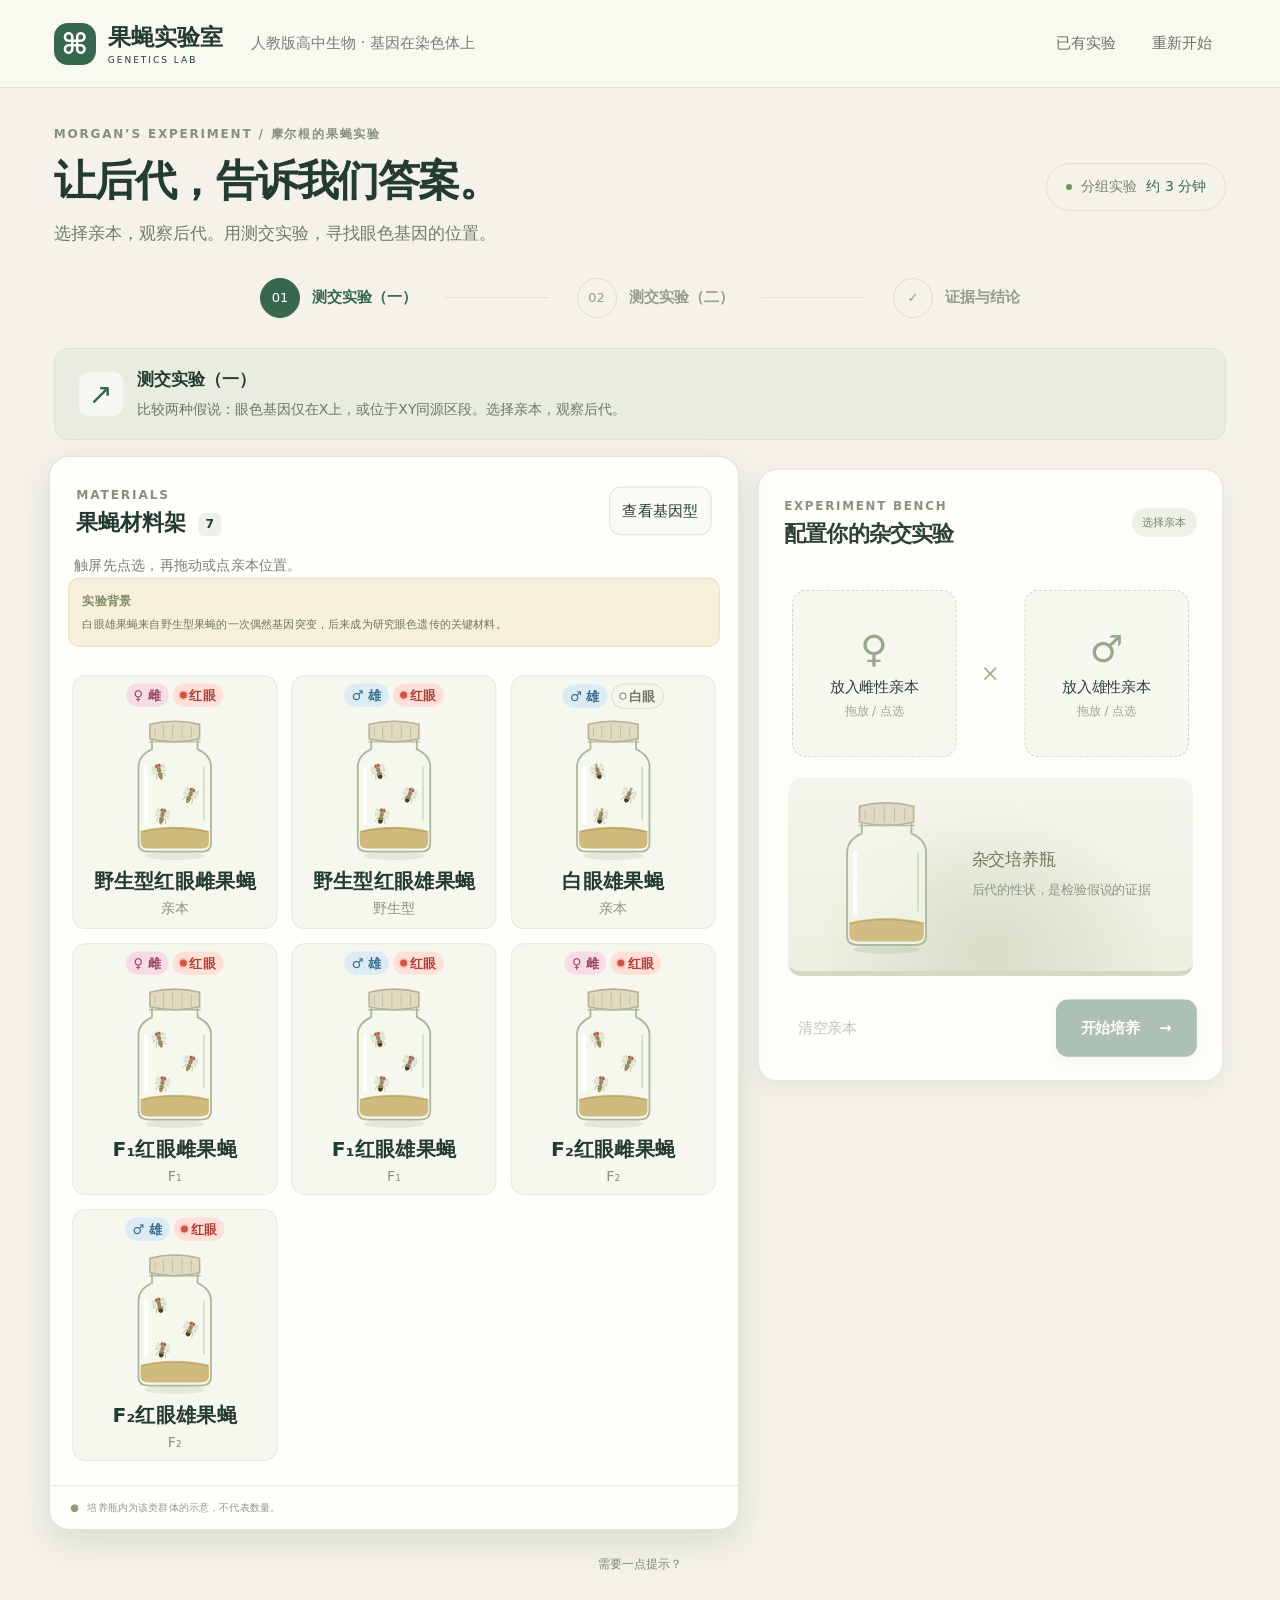
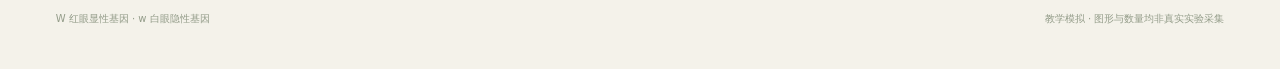
<file: fruit-fly/source/index.html>
<!doctype html>
<html lang="zh-CN">
<head>
  <meta charset="utf-8">
  <meta name="viewport" content="width=device-width,initial-scale=1,viewport-fit=cover">
  <meta name="theme-color" content="#f4f2ea">
  <title>果蝇实验室 · 基因在染色体上</title>
  <link rel="stylesheet" href="styles.css">
  <style>
    .sample-badges,.specimen-badges{display:flex;gap:4px;align-items:center;justify-content:center;flex-wrap:wrap}.sample-badges{position:absolute;left:5px;right:5px;top:7px;z-index:3}.specimen-badges{width:100%;margin-bottom:3px}.sex-badge,.eye-badge{display:inline-flex;align-items:center;gap:3px;border-radius:999px;padding:4px 6px;font-size:10px;font-weight:700;line-height:1;white-space:nowrap}.sex-badge.female{background:#f7dce5;color:#9b4862}.sex-badge.male{background:#dcebf4;color:#356d8e}.eye-badge.red{background:#ffe0d9;color:#ae4036}.eye-badge.white{background:#f5f5ec;color:#707666;border:1px solid #d8ddd0}.eye-badge i{width:7px;height:7px;border-radius:50%;display:inline-block;background:#d15445;box-shadow:0 0 0 2px #d1544522}.eye-badge.white i{background:#fff;border:1px solid #7d8475;box-shadow:none}.material-card .bottle-art{margin-top:21px}.material-card .badge{z-index:4}.parent-slot .sample-badges{position:static;margin-bottom:5px}.specimen .fly-art{margin-top:0}.specimen-badges .sex-badge,.specimen-badges .eye-badge{font-size:9px;padding:4px 5px}
    .context-note{margin:0 18px 4px;padding:12px 13px;border-radius:11px;background:#f8f0da;border:1px solid #eadfbd;color:#6d765f;font-size:11px;line-height:1.7}.context-note b{display:block;color:#7d8c65;font-size:12px;margin-bottom:3px}.bottom-help{text-align:center;margin-top:18px}.bottom-help .quiet{font-size:12px;color:#7d8975}.bottom-help .hint{max-width:720px;margin:10px auto 0;text-align:left}
    .diagram-art{margin:14px 0 2px;border:1px solid #dfe7d7;border-radius:14px;background:linear-gradient(145deg,#fbfdf6,#f0f5e9);overflow:hidden}.polished-diagram{display:block;width:100%;height:auto;min-height:220px}.polished-diagram text{font-family:"PingFang SC","Microsoft YaHei",sans-serif;font-size:15px;fill:#3d5540}.polished-diagram .diag-kicker{font-size:12px;letter-spacing:1px;fill:#809575}.polished-diagram .diag-parent{font-size:17px;font-weight:700}.polished-diagram .diag-label,.polished-diagram .diag-foot{font-size:12px;fill:#7f9277}.polished-diagram .diag-multiply{font-size:22px;fill:#8ba07f}.polished-diagram .diag-arrow{fill:none;stroke:#9aac91;stroke-width:2}.polished-diagram .diag-green{fill:#e1edd6;stroke:#b4cda4}.polished-diagram .diag-gold{fill:#f3ead0;stroke:#dbc688}.polished-diagram .diag-light{fill:#edf4e7;stroke:#cadcc1}.polished-diagram .diag-result{fill:#fffef8;stroke:#b8d0aa}.polished-diagram .diag-white{fill:#f7f7ef;stroke:#c9cec0}.hypothesis-card .prediction{margin-top:12px}
    .polished-diagram .diag-arrow{display:none}.polished-diagram .diag-crossing path,.polished-diagram .diag-grid-arrows path,.polished-diagram .diag-grid-line{fill:none;stroke:#91a986;stroke-width:1.7;opacity:.9}
    .reference-diagram{display:block;width:100%;max-height:220px;object-fit:contain;margin:14px 0;border-radius:9px;background:#fff;border:1px solid #e3e7dd}
    .diagram-round-heading{grid-column:1/-1;padding:8px 2px 0;color:#5b7444;font-size:15px;font-weight:800;letter-spacing:.04em}.hypotheses>.hypotheses{grid-column:1/-1;display:grid;grid-template-columns:repeat(2,minmax(0,1fr));gap:20px;padding:0}.hypotheses>.hypotheses .hypothesis-card{min-width:0}
    .inspection-stage{text-align:center;padding:58px 24px 70px;min-height:330px}.magnifier{font-size:72px;display:inline-block;animation:magnify 1s ease-in-out infinite}.inspection-orbit{font-size:28px;color:#77915d;letter-spacing:12px;margin:12px 0 22px;animation:orbit 1.2s ease-in-out infinite}.inspection-stage h3{font-size:18px}.inspection-stage p{font-size:12px;color:var(--muted);margin-top:10px}@keyframes magnify{0%,100%{transform:rotate(-12deg) scale(1)}50%{transform:rotate(8deg) scale(1.1)}}@keyframes orbit{0%,100%{opacity:.45;transform:translateX(-8px)}50%{opacity:1;transform:translateX(8px)}}
  </style>
</head>
<body id="top">
  <header class="topbar">
    <a class="brand" href="#top"><span class="brand-icon">⌘</span><span>果蝇实验室<small>GENETICS LAB</small></span></a>
    <div class="course">人教版高中生物 · 基因在染色体上</div>
    <div class="header-actions"><button class="quiet" id="history-button">已有实验</button><button class="quiet" id="reset-button">重新开始</button></div>
  </header>
  <main>
    <section class="intro">
      <div><div class="eyebrow">MORGAN’S EXPERIMENT / 摩尔根的果蝇实验</div><h1>让后代，告诉我们答案。</h1><p>选择亲本，观察后代。用测交实验，寻找眼色基因的位置。</p></div>
      <div class="session"><span class="live-dot"></span>分组实验 <b>约 3 分钟</b></div>
    </section>
    <nav class="round-nav" aria-label="实验进度"><div id="round-one" class="round active"><span>01</span><div>测交实验（一）</div></div><div class="round-line"></div><div id="round-two" class="round"><span>02</span><div>测交实验（二）</div></div><div class="round-line"></div><div id="round-three" class="round"><span>✓</span><div>证据与结论</div></div></nav>
    <section class="task-bar"><span class="task-icon">↗</span><div><strong id="task-title"></strong><p id="task-description"></p></div></section>
    
    <div class="workspace">
      <aside class="panel material-panel"><div class="panel-heading"><div><span class="eyebrow">MATERIALS</span><h2>果蝇材料架 <span id="material-count" class="count">7</span></h2></div><button id="genotype-button" class="small-button" aria-expanded="false">查看基因型</button></div><p class="panel-note">触屏先点选，再拖动或点亲本位置。</p><div class="context-note"><b>实验背景</b><span>白眼雄果蝇来自野生型果蝇的一次偶然基因突变，后来成为研究眼色遗传的关键材料。</span></div><div id="materials" class="materials"></div><div id="material-detail" class="material-detail" hidden></div><div class="shelf-note"><span>●</span> 培养瓶内为该类群体的示意，不代表数量。</div></aside>
      <section class="panel bench-panel"><div class="panel-heading"><div><span class="eyebrow">EXPERIMENT BENCH</span><h2 id="bench-title">配置你的杂交实验</h2></div><span id="step-chip" class="chip">选择亲本</span></div>
        <div id="selection-view"><div class="cross-area"><button id="female-slot" class="parent-slot" data-sex="female"><span class="slot-sex">♀</span><span class="slot-label">放入雌性亲本</span><small>拖放 / 点选</small></button><span class="cross-symbol">×</span><button id="male-slot" class="parent-slot" data-sex="male"><span class="slot-sex">♂</span><span class="slot-label">放入雄性亲本</span><small>拖放 / 点选</small></button></div><div class="bench-surface"><div id="culture-bottle"></div><div class="bench-caption">杂交培养瓶<small>后代的性状，是检验假说的证据</small></div></div><div class="bench-actions"><button id="clear-button" class="quiet">清空亲本</button><button id="start-button" class="primary" disabled>开始培养 <span>→</span></button></div></div>
        <div id="culture-view" hidden><div class="culture-stage"><div id="growing-bottle"></div><h3 id="culture-message">亲本已转入培养瓶</h3><p>真实培养需要多日，此处为时间快进演示。</p><div class="life-cycle"><span>卵</span><i>→</i><span>幼虫</span><i>→</i><span>蛹</span><i>→</i><span>成虫</span></div></div><div class="bench-actions"><button id="skip-button" class="quiet">跳过动画</button></div></div>
        <div id="parents-view" hidden><div class="transfer-stage"><div id="parent-culture"></div><span class="transfer-arrow">→</span><button id="remove-parents" class="empty-bottle"><span id="empty-bottle-art"></span><strong>转移亲本</strong><small>点击将亲本移到备用瓶</small></button></div><div class="instruction-box"><b>先移走亲本，再观察后代。</b><p>真实实验会在子代成虫出现前移走亲本，避免将亲本混入子代计数。</p></div></div>
        <div id="inspection-view" hidden><div class="inspection-stage"><div class="magnifier" aria-hidden="true">🔍</div><div class="inspection-orbit">♀　♂　◌　◌</div><h3 id="inspection-message">正在用放大镜鉴别后代……</h3><p>逐一检查眼色与性别，随后直接生成整批实验结果。</p></div></div>
        <div id="observation-view" hidden><div class="observation-heading"><div><h3>观察台</h3><p>点选果蝇后，拖动或点分类位置。</p></div><button id="identify-button" class="small-button" aria-expanded="false">雌雄怎么辨认？</button></div><div id="identify-help" class="identify-help" hidden><b>观察腹部末端</b><p>本示意中，雌性腹部较长、末端尖，条纹延伸至末端；雄性腹部较短圆，末端有较大的黑色区域。真实鉴别还可结合体型及雄性前足的性梳，不能只看眼色。</p></div><div class="observation-tray"><div class="tray-label">放大观察 · 代表性样本</div><div id="specimens" class="specimens"></div></div><div id="classification" class="classification"></div><div class="classification-progress"><span id="classification-count">已归类 0 / 4</span><span>完成代表样本后，统计整批后代</span></div></div>
        <div id="result-view" hidden><div id="results"></div><div class="result-callout" id="result-callout"></div><div class="bench-actions"><button id="diagram-button" class="secondary" aria-expanded="false">比较两种假说</button><button id="next-button" class="primary">进入第二轮 <span>→</span></button></div></div>
      </section>
    </div>
    <section id="hypothesis-section" class="panel hypothesis-section" hidden><div class="panel-heading"><div><span class="eyebrow">PREDICTION & EVIDENCE</span><h2>相同的实验，两种不同的解释</h2></div><button id="close-diagram" class="quiet">收起图解</button></div><p class="panel-note">根据本轮实验材料，对照两种假说的遗传图解、预测与实际观察。</p><div id="hypotheses" class="hypotheses"></div></section>
    <section id="conclusion" class="panel conclusion" hidden></section>
    <section id="records" class="panel records" hidden><div class="panel-heading"><div><span class="eyebrow">LAB NOTEBOOK</span><h2>小组实验记录</h2></div></div><div id="record-content"></div></section>
    <div class="bottom-help"><button id="hint-button" class="quiet">需要一点提示？</button><div id="hint" class="hint" hidden></div></div><footer><span>W 红眼显性基因 · w 白眼隐性基因</span><span>教学模拟 · 图形与数量均非真实实验采集</span></footer>
  </main>
  <div id="toast" role="status" aria-live="polite"></div>
  <dialog id="history-dialog"><div class="dialog-heading"><div><span class="eyebrow">BEFORE WE BEGIN</span><h2>摩尔根观察到了什么？</h2></div><button id="close-history" class="quiet">关闭 ✕</button></div><p>纯合红眼雌果蝇与白眼雄果蝇杂交，F₁全为红眼；F₁雌雄交配后，F₂红眼与白眼约为3∶1，白眼均为雄性。</p><div class="historical-chart"><div><b>P</b><span>纯合红眼 ♀</span><i>×</i><span>白眼 ♂</span></div><div class="chart-arrow">↓</div><div><b>F₁</b><span>红眼 ♀、♂</span></div><div class="chart-arrow">↓ <small>F₁雌雄交配</small></div><div><b>F₂</b><span>红眼 ♀、♂</span><i>∶</i><span>白眼 ♂</span></div><div class="chart-ratio">3 ∶ 1</div></div><div class="instruction-box">红白比例符合分离规律，但为什么白眼与性别有关？两种关于眼色基因位置的假说，都可能解释这个现象。</div><p class="panel-note">依据提供的课堂图谱重绘。3∶1为理论比例，有限样本的观察比例会有偏差。</p></dialog>
  <script src="genetics.js"></script><script src="app.js"></script>
</body>
</html>
</file>
<file: fruit-fly/source/styles.css>
:root{--bg:#f4f2ea;--paper:#fffefa;--ink:#243b32;--muted:#788078;--line:#e0e3d9;--green:#386750;--mint:#e7efdf;--gold:#b59a5c;--red:#bb5745;--shadow:0 8px 24px #283f3210;font-family:system-ui,-apple-system,BlinkMacSystemFont,"PingFang SC","Microsoft YaHei",sans-serif;color:var(--ink);background:var(--bg);font-size:15px}
*{box-sizing:border-box}body{margin:0}button,a{-webkit-tap-highlight-color:transparent}button{font:inherit;color:inherit;cursor:pointer;border:0;background:none;min-height:48px;border-radius:12px;touch-action:manipulation}button:focus-visible,a:focus-visible{outline:3px solid #bd944a;outline-offset:3px}button:disabled{cursor:default;opacity:.42}button:hover:not(:disabled){filter:brightness(.97)}[hidden]{display:none!important}h1,h2,h3,p{margin:0}h2{font-size:20px;font-weight:650;letter-spacing:-.5px}h3{font-size:19px}small{font-size:12px}svg{display:block;overflow:visible}.topbar{height:88px;padding:0 4.2%;display:flex;align-items:center;gap:28px;border-bottom:1px solid var(--line);background:#f9f8f1}.brand{display:flex;gap:12px;align-items:center;text-decoration:none;color:var(--ink);font-size:21px;font-weight:700;flex-shrink:0}.brand-icon{background:var(--green);color:white;width:42px;height:42px;border-radius:14px;display:grid;place-items:center;font-size:29px}.brand small{display:block;font-size:9px;letter-spacing:2px;font-weight:500;margin-top:2px}.course{font-size:13px;color:var(--muted);flex:1}.header-actions{display:flex;gap:8px}.quiet{padding:8px 14px;color:#647466;font-size:13px}.quiet:hover{background:#e9eddf}.primary,.secondary{padding:12px 22px;display:inline-flex;align-items:center;justify-content:center;gap:20px;font-weight:600;min-height:50px}.primary{background:var(--green);color:white;box-shadow:0 4px 12px #38675020}.secondary{background:var(--mint);color:var(--green)}main{max-width:1400px;margin:auto;padding:34px 4.2% 20px}.intro{display:flex;justify-content:space-between;align-items:center;gap:20px;margin-bottom:30px}.eyebrow{font-size:10px;letter-spacing:1.8px;font-weight:650;color:#85917c}.intro h1{font-size:clamp(27px,3vw,38px);font-weight:600;letter-spacing:-1.5px;margin:10px 0}.intro p{color:#6f7c70;font-size:14px;line-height:1.7}.session{white-space:nowrap;border:1px solid #dce1d4;border-radius:30px;padding:12px 16px;font-size:12px;color:#7b8479;display:flex;align-items:center;gap:9px}.session b{color:var(--green);font-weight:500}.live-dot{width:6px;height:6px;background:#719655;border-radius:50%}.round-nav{display:flex;align-items:center;max-width:680px;margin:0 auto 26px}.round{display:flex;align-items:center;gap:12px;color:#969c91;flex-shrink:0}.round>span{width:35px;height:35px;border:1px solid #d9dfd3;border-radius:50%;display:grid;place-items:center;font-size:12px}.round div{font-size:13px;font-weight:650}.round small{display:block;font-size:10px;margin-top:3px;font-weight:400}.round.active{color:var(--green)}.round.active>span,.round.done>span{background:var(--green);color:white;border-color:var(--green)}.round.done{color:var(--green)}.round-line{height:1px;background:var(--line);flex:1;margin:0 22px}.task-bar{display:flex;align-items:center;gap:14px;background:#e8eddf;border:1px solid #dce3d1;border-radius:14px;padding:16px 20px;margin-bottom:20px}.task-icon{font-size:24px;color:var(--green);width:36px;height:36px;display:grid;place-items:center;background:#fff9;border-radius:10px}.task-bar div{flex:1}.task-bar strong{font-size:15px;font-weight:650}.task-bar p{color:#6b7965;font-size:12px;margin-top:5px;line-height:1.6}.hint{padding:15px 20px;background:#fff4d8;border:1px solid #e6d9b5;border-radius:12px;margin-bottom:18px;font-size:14px;line-height:1.8}.workspace{display:grid;grid-template-columns:minmax(290px,.82fr) minmax(400px,1.18fr);gap:20px;align-items:start}.panel{background:var(--paper);border:1px solid var(--line);border-radius:20px;box-shadow:var(--shadow);overflow:hidden}.panel-heading{display:flex;justify-content:space-between;align-items:center;gap:12px;padding:23px 24px 12px}.panel-heading h2{margin-top:5px}.count{font-size:12px;display:inline-grid;place-items:center;background:#edf0e6;border-radius:7px;min-width:23px;height:23px;margin-left:5px;vertical-align:middle}.small-button{font-size:12px;border:1px solid var(--line);padding:7px 12px;min-height:48px;background:#fafbf4;white-space:nowrap}.panel-note{padding:0 24px;font-size:12px;color:var(--muted);line-height:1.8}.materials{display:grid;grid-template-columns:repeat(3,minmax(0,1fr));gap:12px;padding:22px 18px}.material-card{position:relative;background:#f6f7ee;border:1px solid #e6e9df;padding:12px 6px 10px;border-radius:13px;min-width:0;min-height:174px;display:flex;align-items:center;flex-direction:column;user-select:none;touch-action:pan-y}.material-card.selected{touch-action:none;border-color:var(--green);background:#eaf0e0;box-shadow:0 0 0 2px #38675020}.material-card .bottle-art{width:70px;height:101px;pointer-events:none}.material-card .material-name{font-size:12px;line-height:1.5;text-align:center;font-weight:600;margin-top:5px;pointer-events:none}.material-card .material-source{font-size:10px;color:#8b9384;margin-top:3px;pointer-events:none}.material-card .badge{position:absolute;top:7px;right:7px;font-size:9px;background:#deebce;color:#48723e;border-radius:4px;padding:2px 4px}.material-detail{margin:0 18px 15px;padding:12px;background:#edf2e6;border-radius:10px;font-size:12px;line-height:1.8;overflow-wrap:anywhere}.material-detail b{display:block;font-size:13px}.shelf-note{padding:13px 20px;border-top:1px solid var(--line);font-size:10px;color:#939a8b;line-height:1.6}.shelf-note span{color:#8f9e78;margin-right:5px}.chip{font-size:11px;color:#718465;background:#eef2e6;padding:7px 11px;border-radius:20px;white-space:nowrap}.cross-area{display:flex;justify-content:center;align-items:center;gap:18px;padding:22px 28px 12px}.parent-slot{width:42%;min-height:144px;border:1.5px dashed #cbd6c1;border-radius:15px;display:flex;flex-direction:column;align-items:center;justify-content:center;gap:6px;background:#f7f9f0;position:relative}.slot-sex{font-size:30px;line-height:1.2;color:#95a589}.slot-label{font-size:13px;font-weight:500}.parent-slot small{font-size:10px;color:#98a48c}.parent-slot.filled{border-style:solid;background:#edf3e5}.parent-slot.filled .bottle-art{width:49px;height:69px}.parent-slot.filled .slot-label{font-size:12px}.parent-slot.drop-ready{border:2px solid #799a5e;background:#e3edcf}.parent-slot.drop-hover{background:#d4e4bd;box-shadow:0 0 0 4px #72985222}.cross-symbol{font-size:23px;color:#a5b393}.bench-surface{margin:6px 24px 0;background:radial-gradient(ellipse at 50% 90%,#d6ddc7 0,transparent 60%),linear-gradient(#f5f6ee,#eeeee1);border-radius:13px;min-height:194px;display:flex;justify-content:center;align-items:center;gap:28px;padding:15px;position:relative;border-bottom:5px solid #d2d8c2}.bench-surface .bottle-art{width:98px;height:145px}.bench-caption{font-size:15px;color:#657453}.bench-caption small{display:block;font-size:11px;max-width:150px;line-height:1.8;margin-top:8px;color:#8a947c}.bench-actions{padding:20px 24px;display:flex;justify-content:space-between;gap:12px;align-items:center;flex-wrap:wrap}.culture-stage{padding:22px;text-align:center;min-height:354px}.culture-stage .bottle-art{height:180px;width:125px;margin:0 auto 12px}.culture-stage p{font-size:12px;color:var(--muted);margin-top:10px}.life-cycle{display:flex;justify-content:center;gap:10px;align-items:center;margin:25px 0}.life-cycle span{font-size:12px;border-radius:10px;background:#f0f2e9;padding:10px 12px;color:#9aa58f}.life-cycle span.current{color:var(--green);background:#dfeccc;box-shadow:0 0 0 2px #78935722}.life-cycle i{font-style:normal;color:#aab69b}.transfer-stage{display:flex;justify-content:center;gap:20px;align-items:center;padding:35px 20px 20px}.transfer-stage .bottle-art{width:110px;height:160px}.transfer-arrow{font-size:26px;color:#8d9a79}.empty-bottle{display:flex;align-items:center;flex-direction:column;border:1px dashed #c6d3b8;padding:12px;background:#f1f5e9}.empty-bottle small{font-size:10px;color:#929b87;margin-top:5px}.instruction-box{margin:16px 24px 24px;padding:16px 18px;background:#edf2e6;border-radius:12px;font-size:13px;line-height:1.8}.instruction-box p{font-size:12px;color:#6d7e63;margin-top:5px}.observation-heading{display:flex;justify-content:space-between;gap:10px;padding:15px 24px}.observation-heading h3{font-size:16px}.observation-heading p{font-size:12px;color:#7c8970;margin-top:5px}.identify-help{background:#f8f0da;padding:14px 18px;margin:0 24px 12px;border-radius:10px;font-size:12px;line-height:1.8}.identify-help p{margin-top:5px}.observation-tray{margin:0 24px;background:#f0f1e6;border:1px solid #dfe3d3;border-radius:15px;box-shadow:inset 0 2px 7px #40543b08;padding:12px}.tray-label{font-size:10px;letter-spacing:1px;color:#8b987e}.specimens{display:grid;grid-template-columns:repeat(4,1fr);gap:6px;min-height:140px;padding-top:9px}.specimen{border:1px solid transparent;min-width:0;border-radius:12px;user-select:none;touch-action:pan-y;display:flex;flex-direction:column;align-items:center;justify-content:center;gap:8px}.specimen.selected{touch-action:none;border-color:#66824c;background:#e1ebd5}.specimen .fly-art{width:80px;height:88px;pointer-events:none}.specimen span{font-size:10px;color:#8e9783}.specimen.classified{opacity:.26;pointer-events:none}.classification{display:grid;grid-template-columns:repeat(4,1fr);gap:8px;padding:16px 24px 8px}.category-bin{min-height:91px;border:1px dashed #c7d1bb;border-radius:12px;background:#fafbf5;display:flex;align-items:center;justify-content:center;flex-direction:column;gap:7px;position:relative;font-size:11px}.category-bin .eye-mark{width:12px;height:12px;border:1px solid #bd5745;border-radius:50%;background:#be5743}.category-bin.white .eye-mark{background:#fff;border-color:#a2a593}.category-bin .bin-count{font-size:10px;color:#8c987c}.category-bin.drop-ready{background:#edf2e1;border-color:#7b955f}.category-bin.drop-hover{background:#dfeaca;border:2px solid #6e8b4f}.classification-progress{padding:10px 24px 24px;display:flex;justify-content:space-between;gap:8px;font-size:10px;color:#8a967e}.result-heading{padding:18px 24px 6px;display:flex;align-items:center;gap:10px}.result-heading h3{font-size:20px}.result-heading span{font-size:10px;color:#758465;background:#edf2e5;padding:5px 8px;border-radius:5px}.result-chart{display:grid;grid-template-columns:repeat(4,1fr);gap:12px;padding:12px 28px 20px}.bar-column{display:flex;flex-direction:column;align-items:center;gap:8px;min-width:0}.bar-track{height:150px;width:100%;display:flex;align-items:flex-end;justify-content:center;border-bottom:1px solid #dfe4d5}.bar{width:65%;max-width:65px;background:#789269;border-radius:7px 7px 0 0;min-height:2px;position:relative;animation:grow .55s ease-out}.bar.white{background:#b9c6aa}.bar.zero{background:#dbe0d3}.bar-number{font-size:16px;font-weight:650}.bar-label{font-size:11px;text-align:center;white-space:nowrap}.result-meta{padding:0 24px;font-size:11px;color:#86927b;line-height:1.8}.result-callout{margin:18px 24px 0;background:#ecf2e3;border-left:3px solid #718d59;border-radius:0 10px 10px 0;padding:14px 16px;font-size:13px;line-height:1.8}.result-callout strong{display:block;margin-bottom:4px}.hypothesis-section{margin-top:20px;padding-bottom:24px}.hypotheses{display:grid;grid-template-columns:1fr 1fr;gap:20px;padding:20px 24px 0}.hypothesis-card{border:1px solid #dce3d2;border-radius:14px;background:#f8faf3;padding:20px;min-width:0}.hypothesis-card.rejected{background:#faf5ed;border-color:#e5d8c8}.hypothesis-title{display:flex;align-items:center;gap:9px;font-size:15px;font-weight:650;margin-bottom:5px}.hypothesis-title span{font-size:11px;background:#e8eedf;border-radius:5px;padding:4px 7px;white-space:nowrap}.hypothesis-card p{font-size:12px;color:#7c8871;line-height:1.8}.genetic-parents{display:flex;align-items:center;justify-content:center;gap:15px;padding:19px 0 8px}.chromosome-pair{display:flex;align-items:center;gap:5px}.chromosome{height:51px;min-width:26px;border-radius:14px;background:#dce7ce;border:1px solid #b5c7a0;display:flex;justify-content:center;align-items:center;font-size:18px;color:#3d6437;position:relative}.chromosome.y{height:37px;background:#ece5ce;border-color:#d4c599;color:#8a7240}.chromosome sup{font-size:10px;position:relative;top:-7px}.genetic-label{font-size:11px;text-align:center;color:#7b8872;margin-top:8px}.gametes{margin:10px 0 15px;text-align:center;color:#7a896b;font-size:12px;line-height:2}.gametes b{font-size:10px;font-weight:400;display:block;color:#9ba28e}.offspring-grid{display:grid;grid-template-columns:repeat(2,minmax(0,1fr));gap:8px}.offspring-cell{padding:10px 5px;border:1px solid #dfe5d6;background:#fffefa;border-radius:9px;display:flex;flex-direction:column;align-items:center;gap:4px;font-size:11px}.offspring-cell .chromosome{height:32px;min-width:21px;font-size:14px}.offspring-cell .chromosome.y{height:26px}.offspring-cell small{font-size:10px;color:#89967c}.prediction{margin-top:15px;font-size:12px;font-weight:600;padding:11px;background:#e6eedc;border-radius:8px;line-height:1.8}.rejected .prediction{background:#f0e5d6;color:#8c704c}.model-note{font-size:10px!important;margin-top:10px}.conclusion{margin-top:20px;padding:28px;background:#e8efdd;border-color:#d1dfbd}.conclusion .eyebrow{color:#78915e}.conclusion h2{font-size:25px;line-height:1.6;margin:10px 0}.conclusion p{font-size:14px;color:#687a55;line-height:1.9;max-width:900px}.conclusion-actions{display:flex;gap:12px;margin-top:20px;flex-wrap:wrap}.records{margin-top:20px;padding-bottom:20px}.record-grid{display:grid;grid-template-columns:1fr 1fr;gap:16px;padding:5px 24px}.record-card{font-size:12px;line-height:1.9;background:#f4f6ec;padding:15px;border-radius:12px}.record-card h3{font-size:14px;margin-bottom:5px}footer{display:flex;justify-content:space-between;gap:10px;flex-wrap:wrap;padding:23px 2px;font-size:10px;color:#939c89}#toast{position:fixed;bottom:26px;left:50%;transform:translateX(-50%) translateY(100px);opacity:0;transition:.2s;background:#283f31;color:white;padding:14px 20px;border-radius:12px;font-size:13px;max-width:calc(100% - 32px);width:max-content;z-index:60;box-shadow:0 5px 20px #20301b22;pointer-events:none;line-height:1.7}#toast.visible{transform:translateX(-50%) translateY(0);opacity:1}.drag-ghost{position:fixed;z-index:100;pointer-events:none;width:110px;transform:translate(-50%,-50%) rotate(-5deg);filter:drop-shadow(0 10px 9px #25371d33)}.drag-ghost .bottle-art{width:80px;height:120px;margin:auto}.drag-ghost .fly-art{width:100px;height:110px;margin:auto}.drag-source{opacity:.25!important}dialog{border:1px solid var(--line);border-radius:20px;background:var(--paper);color:var(--ink);max-width:660px;width:calc(100% - 32px);padding:26px;max-height:90dvh;overflow:auto;box-shadow:0 20px 100px #26351b44}dialog::backdrop{background:#23331d66;backdrop-filter:blur(3px)}.dialog-heading{display:flex;justify-content:space-between;align-items:center;gap:10px}.dialog-heading h2{margin:7px 0}dialog>p{font-size:13px;line-height:1.9;margin-top:14px}.historical-chart{background:#f2f5e9;padding:24px;border-radius:15px;margin:20px 0}.historical-chart>div{display:flex;justify-content:center;align-items:center;gap:15px;font-size:16px}.historical-chart b{font-size:18px;color:#6e8a54;width:32px}.historical-chart i{font-style:normal;color:#9caa88}.historical-chart .chart-arrow{font-size:27px;color:#94a581;padding:10px}.chart-arrow small{font-size:11px}.historical-chart .chart-ratio{font-size:28px;margin-top:18px;color:#5b7444}.historical-chart span{font-size:15px}dialog .instruction-box{margin:0}dialog .panel-note{padding:0}.fly-in-bottle{animation:flit 3.4s ease-in-out infinite;transform-box:fill-box;transform-origin:center}.fly-in-bottle:nth-child(even){animation-delay:-1.7s}@keyframes flit{0%,100%{transform:translate(0,0) rotate(-7deg)}45%{transform:translate(3px,-5px) rotate(8deg)}70%{transform:translate(-2px,1px) rotate(-4deg)}}@keyframes grow{from{transform:scaleY(.05);transform-origin:bottom}to{transform:scaleY(1);transform-origin:bottom}}
@media(min-width:1500px){main{padding-left:30px;padding-right:30px}}
@media(max-width:1050px){.topbar{padding:0 24px;height:78px;gap:15px}.course{font-size:11px}.brand{font-size:19px}main{padding:26px 24px}.workspace{grid-template-columns:minmax(265px,.8fr) minmax(365px,1.2fr);gap:16px}.panel-heading{padding:20px 18px 12px}.panel-heading h2{font-size:18px}.materials{gap:8px;padding:18px 12px}.material-card{min-height:166px}.material-card .bottle-art{width:61px;height:90px}.material-name{font-size:11px!important}.panel-note{padding:0 18px}.cross-area{padding:18px;gap:12px}.classification{padding:14px 18px 8px;gap:6px}.specimen .fly-art{width:65px;height:78px}.bench-surface{margin-left:18px;margin-right:18px}.bar-label{font-size:10px}.hypotheses{gap:14px;padding:18px}.hypothesis-card{padding:16px}}
@media(max-width:760px){.course{display:none}.header-actions{margin-left:auto}.topbar{padding:0 18px}.intro{align-items:flex-start}.intro h1{font-size:29px}.session{padding:10px 12px;font-size:11px}.workspace{grid-template-columns:1fr}.materials{grid-template-columns:repeat(3,minmax(0,1fr));gap:12px;padding:18px}.material-card{min-height:160px}.material-card .bottle-art{width:66px;height:92px}.material-name{font-size:12px!important}.material-panel .shelf-note{padding:10px 18px}.hypotheses{grid-template-columns:1fr}.round-nav{max-width:560px}.round-line{margin:0 15px}.bench-surface{min-height:190px}.parent-slot{min-height:142px}.specimen .fly-art{width:85px;height:95px}.record-grid{grid-template-columns:1fr}.task-bar{padding:14px}.task-bar .quiet{font-size:12px;padding:8px;max-width:105px}}
@media(max-width:520px){:root{font-size:14px}.topbar{height:72px;padding:0 14px;gap:8px}.brand{font-size:17px;gap:8px}.brand-icon{width:34px;height:34px;font-size:24px;border-radius:10px}.brand small{font-size:8px}.header-actions{gap:0}.header-actions .quiet{font-size:11px;padding:8px;min-height:48px}main{padding:24px 14px 12px}.intro{display:block;margin-bottom:23px}.intro h1{font-size:28px;margin:9px 0}.intro .eyebrow{font-size:9px;letter-spacing:1px}.intro p{font-size:12px}.session{display:inline-flex;margin-top:13px;padding:6px 11px}.round-nav{margin-bottom:22px}.round>span{width:27px;height:27px;font-size:10px}.round{gap:6px}.round div{font-size:11px}.round small{font-size:9px}.round-line{margin:0 9px}.task-icon{display:none}.task-bar{align-items:flex-start;gap:5px}.task-bar strong{font-size:14px}.task-bar .quiet{max-width:70px;font-size:11px;padding:3px;line-height:1.6}.task-bar p{font-size:11px}.panel{border-radius:16px}.panel-heading h2{font-size:17px}.materials{display:flex;overflow-x:auto;scroll-snap-type:x proximity;gap:10px;padding:14px 16px 18px;-webkit-overflow-scrolling:touch}.material-card{flex:0 0 112px;scroll-snap-align:start;min-height:166px}.material-card .bottle-art{width:65px;height:95px}.panel-note{font-size:11px}.cross-area{gap:10px;padding:18px 16px 10px}.parent-slot{min-height:139px;width:45%}.slot-label{font-size:12px}.cross-symbol{font-size:20px}.bench-surface{gap:18px}.bench-caption{font-size:13px}.bench-caption small{font-size:10px}.bench-actions{padding:18px 16px}.primary,.secondary{font-size:12px;padding:12px 16px;gap:10px}.observation-heading{padding:14px 16px}.observation-heading p{font-size:11px}.observation-heading .small-button{font-size:10px;white-space:normal;max-width:91px}.observation-tray{margin:0 16px;padding:10px}.specimens{gap:2px;min-height:117px}.specimen .fly-art{width:60px;height:76px}.classification{grid-template-columns:repeat(2,1fr);padding:12px 16px 6px;gap:8px}.category-bin{min-height:82px;font-size:12px}.classification-progress{padding:10px 16px 18px;flex-direction:column;font-size:10px}.result-chart{padding:12px 16px 16px;gap:8px}.bar-label{font-size:10px}.bar-track{height:130px}.result-meta{padding:0 16px}.result-callout{margin-left:16px;margin-right:16px;font-size:12px}.result-heading{padding:16px}.result-heading h3{font-size:18px}.hypothesis-card{padding:14px}.hypothesis-title{font-size:14px}.conclusion{padding:22px 18px}.conclusion h2{font-size:22px}.conclusion p{font-size:12px}.transfer-stage{gap:12px;padding:25px 12px 10px}.transfer-stage .bottle-art{width:85px;height:132px}.empty-bottle small{max-width:100px}.instruction-box{margin:15px 16px 20px;padding:13px;font-size:12px}.historical-chart{padding:18px 9px}.historical-chart>div{gap:9px}.historical-chart span{font-size:12px}.historical-chart b{font-size:15px;width:25px}dialog{padding:20px}.dialog-heading h2{font-size:18px}footer{font-size:9px}}
@media(prefers-reduced-motion:reduce){*,*::before,*::after{animation:none!important;transition:none!important}}

/* Replay the segregation and recombination in a clear sequence. */
.replay-model{margin-top:12px;font-size:11px}.gamete-visual{display:flex;justify-content:center;gap:28px;padding-top:9px}.gamete-visual>div>div{display:flex;gap:10px;margin-top:4px}.gamete-visual small{font-size:10px}.gamete-cell{border:1px solid #c6d7b5;background:#eff5e6;width:48px;height:60px;border-radius:50%;display:grid;place-items:center}.gamete-cell .chromosome{height:35px;min-width:20px;font-size:15px}.gamete-cell .chromosome.y{height:27px}.playing .genetic-parents .chromosome:first-child{animation:separate-left 1.2s ease-in-out}.playing .genetic-parents .chromosome:last-child{animation:separate-right 1.2s ease-in-out}.playing .gamete-cell{animation:gamete-arrive 1s .8s both}.playing .offspring-cell{animation:offspring-arrive .8s 1.7s both}.playing .offspring-cell:nth-child(2){animation-delay:1.9s}.playing .offspring-cell:nth-child(3){animation-delay:2.1s}.playing .offspring-cell:nth-child(4){animation-delay:2.3s}.playing .prediction{animation:offspring-arrive .7s 2.9s both}@keyframes separate-left{50%{transform:translate(-11px,12px)}}@keyframes separate-right{50%{transform:translate(11px,12px)}}@keyframes gamete-arrive{from{opacity:0;transform:translateY(-25px)}to{opacity:1;transform:translateY(0)}}@keyframes offspring-arrive{from{opacity:0;transform:translateY(-14px)}to{opacity:1;transform:translateY(0)}}
@media(orientation:portrait) and (min-width:761px) and (max-width:1100px){.workspace{grid-template-columns:1fr}.materials{grid-template-columns:repeat(3,minmax(0,1fr))}.material-card{min-height:160px}.material-card .bottle-art{height:95px;width:66px}}
@media(max-width:520px){.specimen .fly-art{width:100%;max-width:60px}}
@media(prefers-reduced-motion:reduce){.playing *{animation:none!important}}

/* 课堂投屏可读性：放大样本名称、属性标签、结果图表与结论等关键信息。 */
.material-card .material-name{font-size:14px;line-height:1.45;font-weight:650}
.material-card .material-source{font-size:11px}
.sample-badges .sex-badge,.sample-badges .eye-badge{font-size:11px}
.specimen-badges .sex-badge,.specimen-badges .eye-badge{font-size:10px}
.category-bin{font-size:13px}
.category-bin .bin-count{font-size:11px}
.result-heading h3{font-size:21px}
.result-heading span{font-size:11px}
.bar-number{font-size:18px}
.bar-label{font-size:13px;font-weight:600}
.result-meta{font-size:12px}
.result-callout{font-size:14px}
.conclusion h2{font-size:28px;line-height:1.5}
.conclusion p{font-size:15px}

@media(max-width:520px){
  .material-card .material-name{font-size:13px}
  .bar-label{font-size:12px}
  .result-heading h3{font-size:20px}
  .conclusion h2{font-size:24px}
  .conclusion p{font-size:13px}
}

/* 课堂投屏阅读模式：大屏下放大关键文字、标签和结果。 */
@media(min-width:900px){
  main{max-width:1500px;padding-top:38px}
  .brand{font-size:23px}.course{font-size:15px}.intro h1{font-size:42px}.intro p{font-size:17px}
  .session{font-size:14px;padding:14px 19px}
  .round-nav{max-width:760px;margin-bottom:30px}.round>span{width:46px;height:46px;font-size:15px}.round div{font-size:17px}.round-line{margin-left:28px;margin-right:28px}
  .task-bar{padding:22px 28px;margin-bottom:24px}.task-icon{width:44px;height:44px;font-size:29px}.task-bar strong{font-size:20px}.task-bar p{font-size:16px;margin-top:7px}
  .panel-heading{padding:30px 30px 17px}.panel-heading h2{font-size:25px}.eyebrow{font-size:12px}.panel-note{font-size:16px}.context-note{font-size:15px;padding:16px 18px}.context-note b{font-size:16px}
  .materials{gap:14px;padding:24px 22px}.material-card{min-height:215px;padding-top:18px}.material-card .bottle-art{width:78px;height:112px}.material-card .material-name{font-size:16px!important}.material-card .material-source{font-size:13px}.sample-badges .sex-badge,.sample-badges .eye-badge{font-size:12px!important;padding:5px 7px}
  .bench-surface{min-height:225px;margin-left:30px;margin-right:30px}.bench-surface .bottle-art{width:116px;height:166px}.bench-caption{font-size:20px}.bench-caption small{font-size:15px;max-width:210px}
  .cross-area{padding:28px 34px 15px;gap:25px}.parent-slot{min-height:170px}.slot-sex{font-size:38px}.slot-label{font-size:18px}.parent-slot small{font-size:14px}.bench-actions{padding:28px 30px}.primary,.secondary{font-size:17px;min-height:58px;padding:14px 25px}.quiet,.small-button{font-size:15px}
  .result-heading{padding:24px 30px 8px}.result-heading h3{font-size:27px}.result-heading span{font-size:14px}.result-chart{gap:18px;padding:18px 34px 25px}.bar-track{height:190px}.bar-number{font-size:23px}.bar-label{font-size:16px}.result-meta{font-size:15px;padding-left:30px;padding-right:30px}.result-callout{font-size:17px;margin-left:30px;margin-right:30px;padding:19px 22px}
  .hypotheses{gap:24px;padding:24px 30px 0}.hypothesis-card{padding:24px}.hypothesis-title{font-size:19px}.hypothesis-title span{font-size:14px}.hypothesis-card p,.prediction{font-size:15px}.prediction{padding:14px}.conclusion{padding:36px}.conclusion h2{font-size:34px}.conclusion p{font-size:18px}.record-card{font-size:15px}
}

/* 阶段聚焦：让当前需要操作的面板获得更多空间和更大的视觉层级。 */
@media(min-width:900px){
  .workspace{transition:grid-template-columns .35s ease}
  .material-panel,.bench-panel{transition:transform .35s ease,box-shadow .35s ease}
  body[data-phase="select"] .workspace{grid-template-columns:minmax(520px,1.18fr) minmax(420px,.82fr)}
  body[data-phase="select"] .material-panel{transform:scale(1.015);box-shadow:0 12px 34px #283f3220;z-index:1}
  body[data-phase="select"] .material-card{min-height:238px}
  body[data-phase="select"] .material-card .bottle-art{width:92px;height:132px}
  body[data-phase="select"] .material-card .material-name{font-size:18px!important}
  body[data-phase="select"] .material-card .material-source{font-size:14px}
  body[data-phase="select"] .sample-badges .sex-badge,body[data-phase="select"] .sample-badges .eye-badge{font-size:13px!important}
  body[data-phase="select"] .bench-panel{transform:scale(.985);opacity:.96}
  body[data-phase="select"] .bench-panel .bench-surface{min-height:190px}
  body[data-phase="culture"] .workspace,body[data-phase="parents"] .workspace,body[data-phase="inspection"] .workspace,body[data-phase="result"] .workspace{grid-template-columns:minmax(360px,.72fr) minmax(560px,1.28fr)}
  body[data-phase="culture"] .bench-panel,body[data-phase="parents"] .bench-panel,body[data-phase="inspection"] .bench-panel,body[data-phase="result"] .bench-panel{transform:scale(1.015);box-shadow:0 12px 34px #283f3220;z-index:1}
  body[data-phase="culture"] .culture-stage .bottle-art{width:150px;height:215px}
  body[data-phase="culture"] .culture-stage h3{font-size:24px}
  body[data-phase="culture"] .culture-stage p{font-size:15px}
  body[data-phase="culture"] .life-cycle span{font-size:15px;padding:12px 16px}
  body[data-phase="parents"] .transfer-stage .bottle-art{width:140px;height:200px}
  body[data-phase="parents"] .instruction-box{font-size:16px}
  body[data-phase="inspection"] .inspection-stage{padding-top:78px;padding-bottom:90px}
  body[data-phase="inspection"] .magnifier{font-size:92px}
  body[data-phase="inspection"] .inspection-stage h3{font-size:24px}
}

/* 课堂投屏模式：优先保证后排学生能读到阶段、任务和操作提示。 */
@media(min-width:761px){
  :root{font-size:16px}
  .round>span{width:40px;height:40px;font-size:13px}
  .round div{font-size:15px}
  .task-bar{padding:19px 24px}
  .task-bar strong{font-size:17px}
  .task-bar p{font-size:14px}
  .panel-heading{padding:26px 26px 14px}
  .panel-heading h2{font-size:22px}
  .panel-note{font-size:14px}
  .context-note{font-size:13px}
  .context-note b{font-size:14px}
  .material-card{min-height:186px;padding-top:14px}
  .bench-caption{font-size:17px}
  .bench-caption small{font-size:13px}
  .slot-label{font-size:15px}
  .parent-slot small{font-size:12px}
  .bench-actions{padding:24px 26px}
  .primary,.secondary{font-size:15px}
  .result-callout{font-size:15px;padding:17px 19px}
  .result-meta{font-size:13px}
}

/* 投影端关键说明再放大，避免统计信息和操作结论在后排变成辅助小字。 */
@media(min-width:900px){
  .result-meta{font-size:17px;line-height:1.9}
  .result-callout{font-size:19px;line-height:1.9}
  body[data-phase="parents"] .instruction-box{font-size:19px;line-height:1.9}
  body[data-phase="parents"] .instruction-box p{font-size:16px}
  body[data-phase="select"] .material-card .bottle-art{width:104px;height:148px}
  body[data-phase="select"] .material-card .material-name{font-size:20px!important;line-height:1.45}
}
</file>
